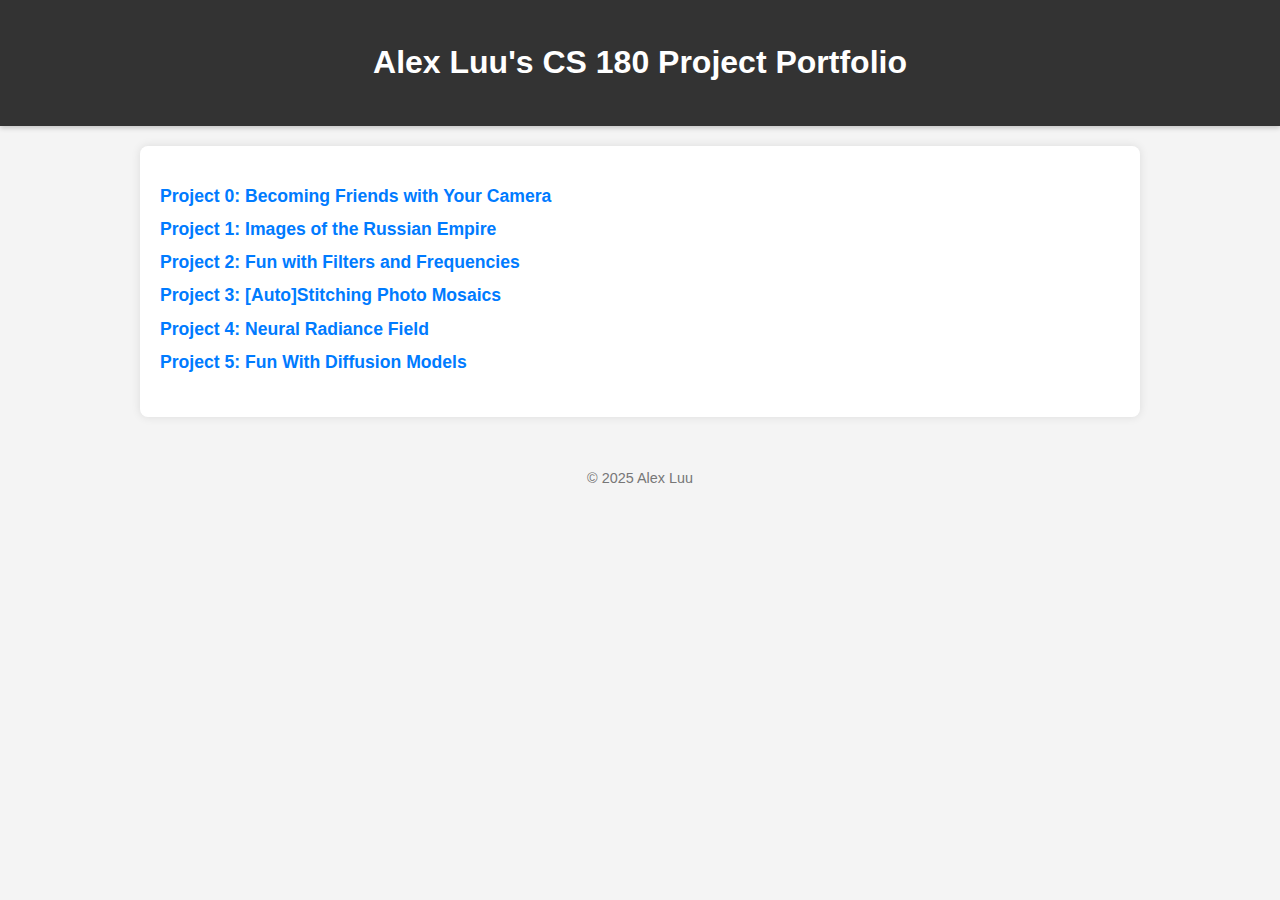
<file: index.html>
<!DOCTYPE html>
<html lang="en">
  <head>
    <meta charset="UTF-8" />
    <meta name="viewport" content="width=device-width, initial-scale=1.0" />
    <title>CS 180 Portfolio</title>
    <link rel="stylesheet" href="style.css" />
  </head>
  <body>
    <header>
      <h1>Alex Luu's CS 180 Project Portfolio</h1>
    </header>
    <main>
      <section class="projects-list">
        <ul>
          <li>
            <a href="./proj0/index.html">Project 0: Becoming Friends with Your Camera</a>
            <a href="./proj1/index.html">Project 1: Images of the Russian Empire</a>
            <a href="./proj2/index.html">Project 2: Fun with Filters and Frequencies</a>
            <a href="./proj3/index.html">Project 3: [Auto]Stitching Photo Mosaics</a>
            <a href="./proj4/index.html">Project 4: Neural Radiance Field</a>
            <a href="./proj5/index.html">Project 5: Fun With Diffusion Models</a>
          </li>
        </ul>
      </section>
    </main>
    <footer>
      <p>&copy; 2025 Alex Luu</p>
    </footer>
  </body>
</html>
</file>
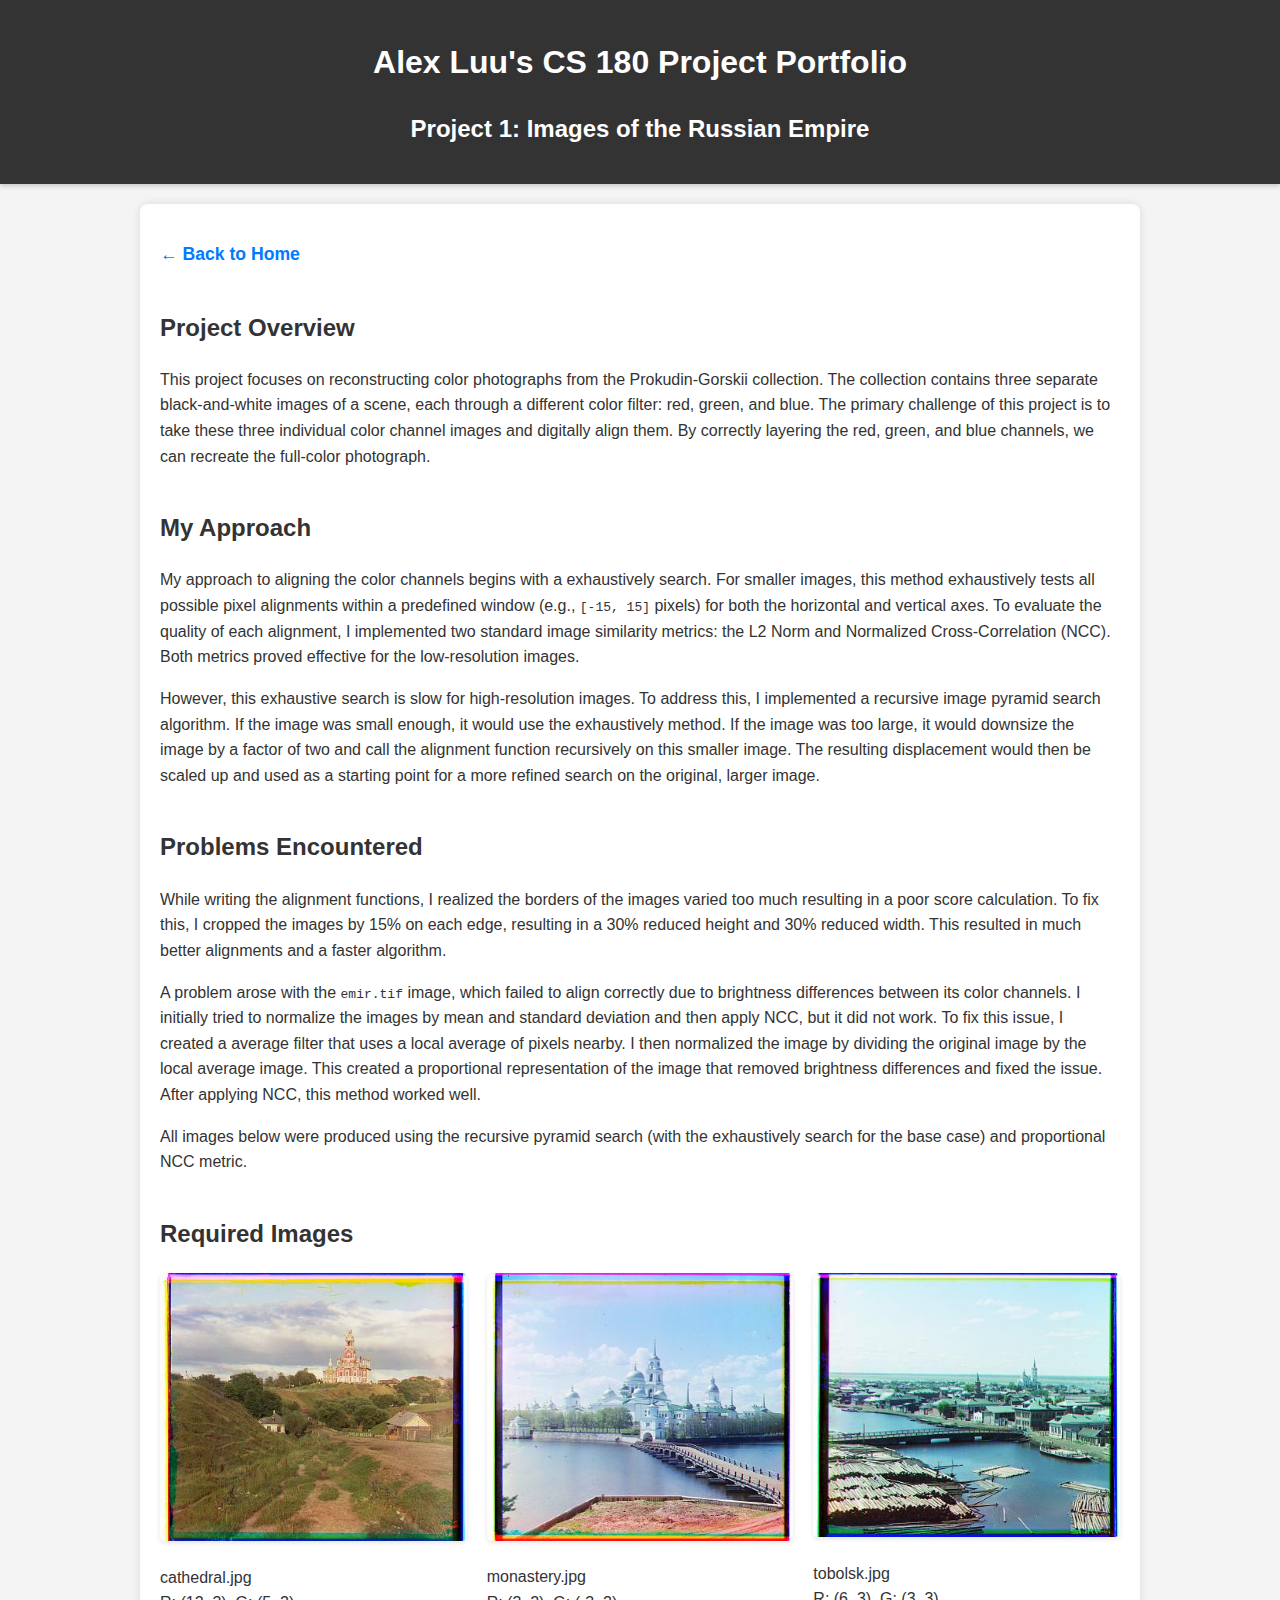
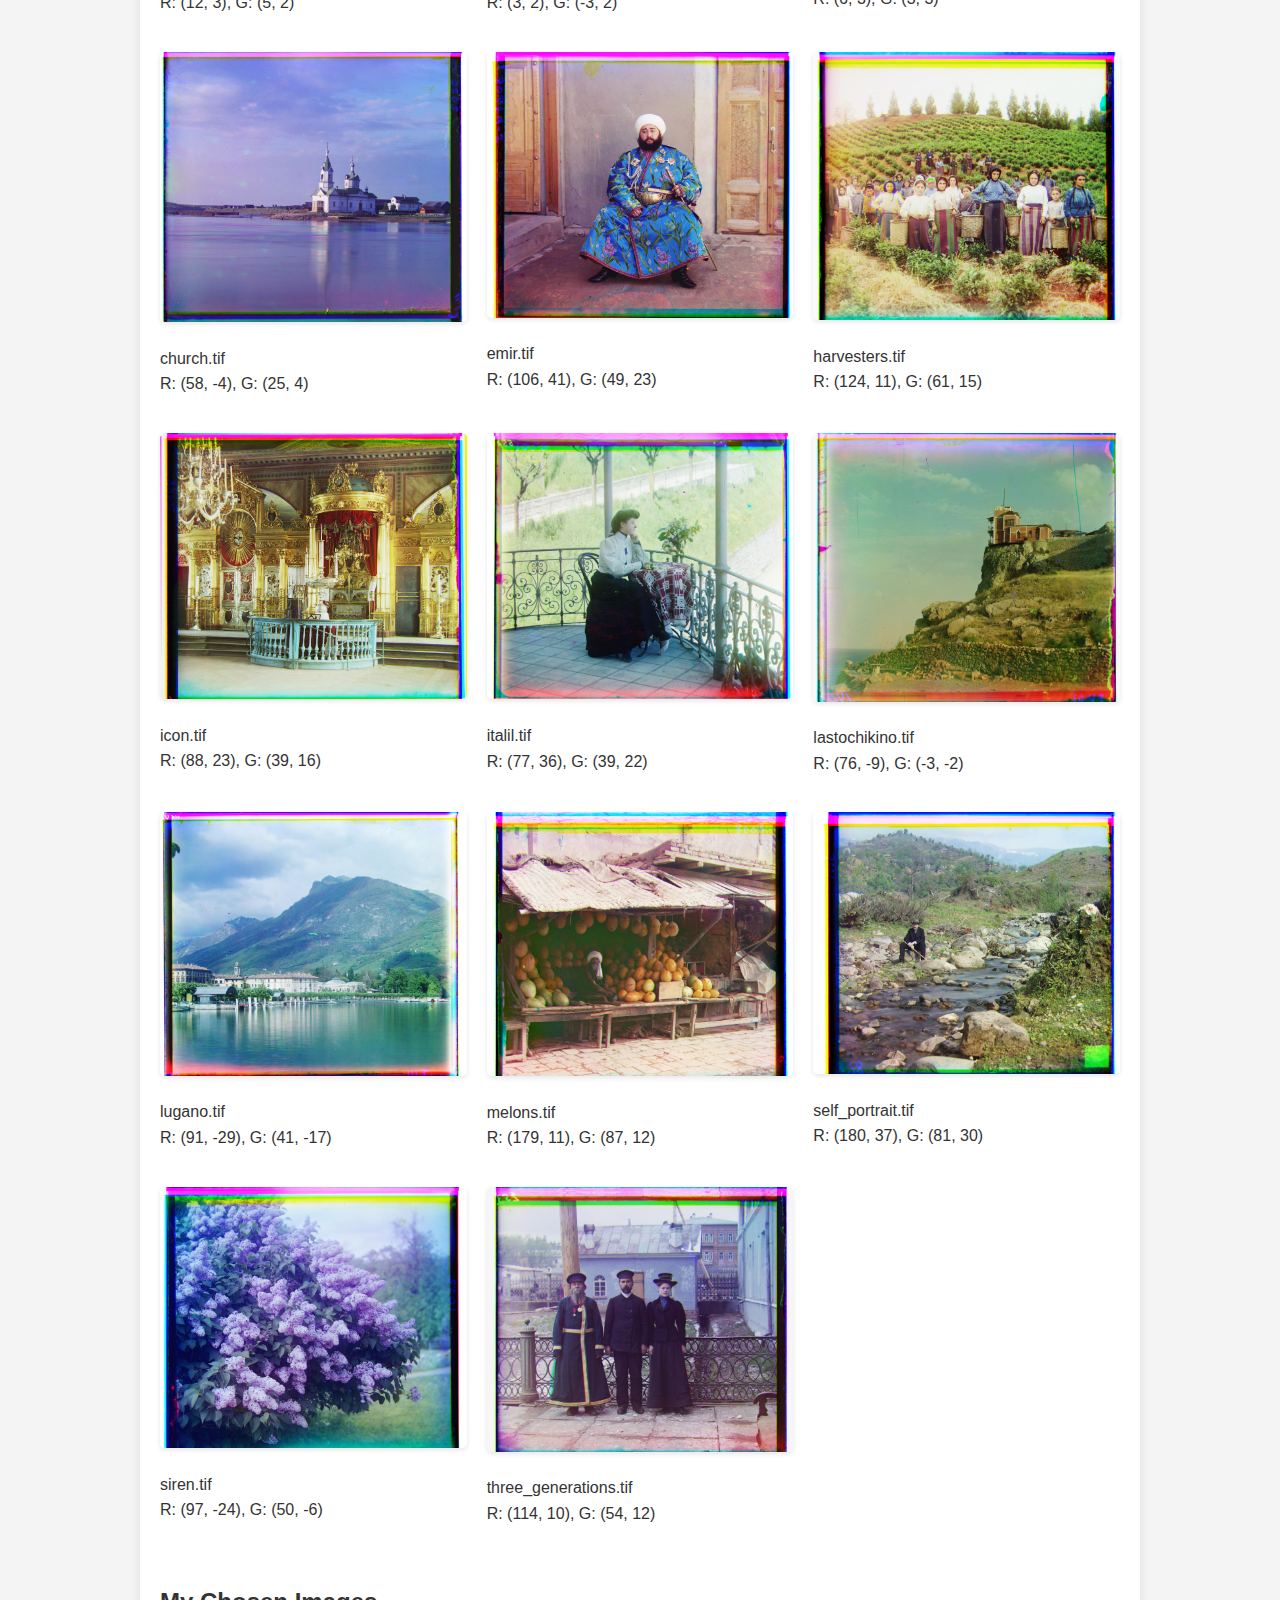
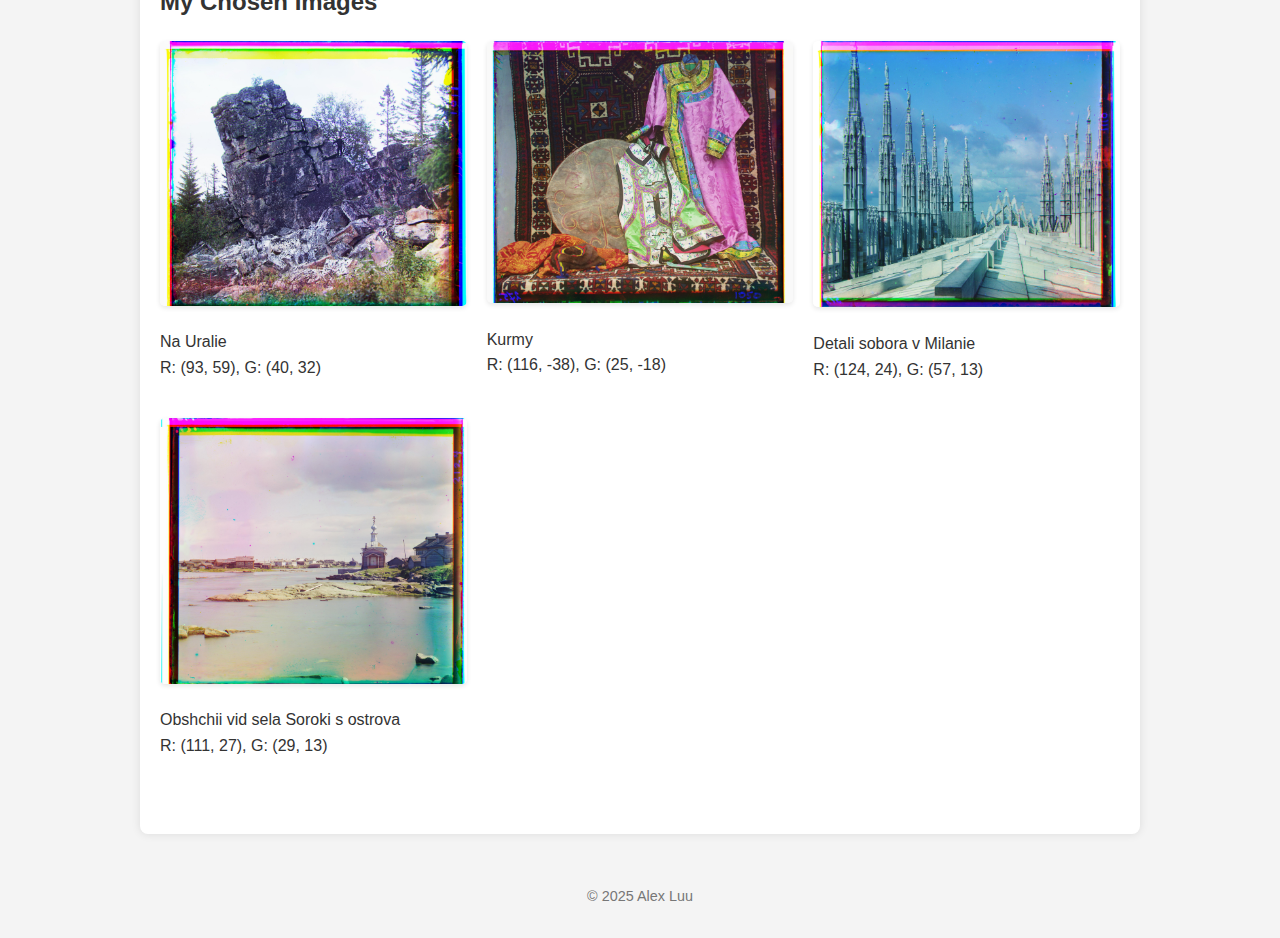
<file: proj1/index.html>
<!DOCTYPE html>
<html lang="en">
  <head>
    <meta charset="UTF-8" />
    <meta name="viewport" content="width=device-width, initial-scale=1.0" />
    <title>CS 180 Portfolio: Project 1</title>
    <link rel="stylesheet" href="../style.css" />
  </head>
  <body>
    <header>
      <h1>Alex Luu's CS 180 Project Portfolio</h1>
      <h2>Project 1: Images of the Russian Empire</h2>
    </header>
    <main class="project-content">
      <p class="back-home"><a href="../index.html">&larr; Back to Home</a></p>

      <div class="section">
        <h2>Project Overview</h2>
        <p>This project focuses on reconstructing color photographs from the Prokudin-Gorskii collection. The collection contains three separate black-and-white images of a scene, each through a different color filter: red, green, and blue. The primary challenge of this project is to take these three individual color channel images and digitally align them. By correctly layering the red, green, and blue channels, we can recreate the full-color photograph.</p>
      </div>

      <div class="section">
        <h2>My Approach</h2>
        <p>My approach to aligning the color channels begins with a exhaustively search. For smaller images, this method exhaustively tests all possible pixel alignments within a predefined window (e.g., <code>[-15, 15]</code> pixels) for both the horizontal and vertical axes. To evaluate the quality of each alignment, I implemented two standard image similarity metrics: the L2 Norm and Normalized Cross-Correlation (NCC). Both metrics proved effective for the low-resolution images.</p>
        <p>However, this exhaustive search is slow for high-resolution images. To address this, I implemented a recursive image pyramid search algorithm. If the image was small enough, it would use the exhaustively method. If the image was too large, it would downsize the image by a factor of two and call the alignment function recursively on this smaller image. The resulting displacement would then be scaled up and used as a starting point for a more refined search on the original, larger image.</p>
      </div>

      <div class="section">
        <h2>Problems Encountered</h2>
        <p>While writing the alignment functions, I realized the borders of the images varied too much resulting in a poor score calculation. To fix this, I cropped the images by 15% on each edge, resulting in a 30% reduced height and 30% reduced width. This resulted in much better alignments and a faster algorithm.</p>
        <p>A problem arose with the <code>emir.tif</code> image, which failed to align correctly due to brightness differences between its color channels. I initially tried to normalize the images by mean and standard deviation and then apply NCC, but it did not work. To fix this issue, I created a average filter that uses a local average of pixels nearby. I then normalized the image by dividing the original image by the local average image. This created a proportional representation of the image that removed brightness differences and fixed the issue. After applying NCC, this method worked well.</p>
        <p>All images below were produced using the recursive pyramid search (with the exhaustively search for the base case) and proportional NCC metric.</p>
      </div>

      <div class="section">
        <h2>Required Images</h2>
        <div class="image-gallery">
          <div>
            <img src="images/cathedral.jpg" alt="Cathedral" />
            <p>cathedral.jpg<br />R: (12, 3), G: (5, 2)</p>
          </div>
          <div>
            <img src="images/monastery.jpg" alt="Monastery" />
            <p>monastery.jpg<br />R: (3, 2), G: (-3, 2)</p>
          </div>
          <div>
            <img src="images/tobolsk.jpg" alt="Tobolsk" />
            <p>tobolsk.jpg<br />R: (6, 3), G: (3, 3)</p>
          </div>
          <div>
            <img src="images/church.jpg" alt="Church" />
            <p>church.tif<br />R: (58, -4), G: (25, 4)</p>
          </div>
          <div>
            <img src="images/emir.jpg" alt="Emir" />
            <p>emir.tif<br />R: (106, 41), G: (49, 23)</p>
          </div>
          <div>
            <img src="images/harvesters.jpg" alt="Harvesters" />
            <p>harvesters.tif<br />R: (124, 11), G: (61, 15)</p>
          </div>
          <div>
            <img src="images/icon.jpg" alt="Icon" />
            <p>icon.tif<br />R: (88, 23), G: (39, 16)</p>
          </div>
          <div>
            <img src="images/italil.jpg" alt="Italil" />
            <p>italil.tif<br />R: (77, 36), G: (39, 22)</p>
          </div>
          <div>
            <img src="images/lastochikino.jpg" alt="Lastochikino" />
            <p>lastochikino.tif<br />R: (76, -9), G: (-3, -2)</p>
          </div>
          <div>
            <img src="images/lugano.jpg" alt="Lugano" />
            <p>lugano.tif<br />R: (91, -29), G: (41, -17)</p>
          </div>
          <div>
            <img src="images/melons.jpg" alt="Melons" />
            <p>melons.tif<br />R: (179, 11), G: (87, 12)</p>
          </div>
          <div>
            <img src="images/self_portrait.jpg" alt="Self Portrait" />
            <p>self_portrait.tif<br />R: (180, 37), G: (81, 30)</p>
          </div>
          <div>
            <img src="images/siren.jpg" alt="Siren" />
            <p>siren.tif<br />R: (97, -24), G: (50, -6)</p>
          </div>
          <div>
            <img src="images/three_generations.jpg" alt="Three Generations" />
            <p>three_generations.tif<br />R: (114, 10), G: (54, 12)</p>
          </div>
        </div>
      </div>

      <div class="section">
        <h2>My Chosen Images</h2>
        <div class="image-gallery">
          <div>
            <img
              src="images/master-pnp-prok-00100-00161a.jpg"
              alt="Na Uralie"
            />
            <p>Na Uralie<br />R: (93, 59), G: (40, 32)</p>
          </div>
          <div>
            <img src="images/master-pnp-prok-00100-00189a.jpg" alt="Kurmy" />
            <p>Kurmy<br />R: (116, -38), G: (25, -18)</p>
          </div>
          <div>
            <img
              src="images/master-pnp-prok-00200-00211a.jpg"
              alt="Detali sobora v Milanie"
            />
            <p>Detali sobora v Milanie<br />R: (124, 24), G: (57, 13)</p>
          </div>
          <div>
            <img
              src="images/master-pnp-prok-00300-00327a.jpg"
              alt="Obshchii vid sela Soroki s ostrova"
            />
            <p>
              Obshchii vid sela Soroki s ostrova<br />R: (111, 27), G: (29, 13)
            </p>
          </div>
        </div>
      </div>
    </main>
    <footer>
      <p>&copy; 2025 Alex Luu</p>
    </footer>
  </body>
</html>
</file>
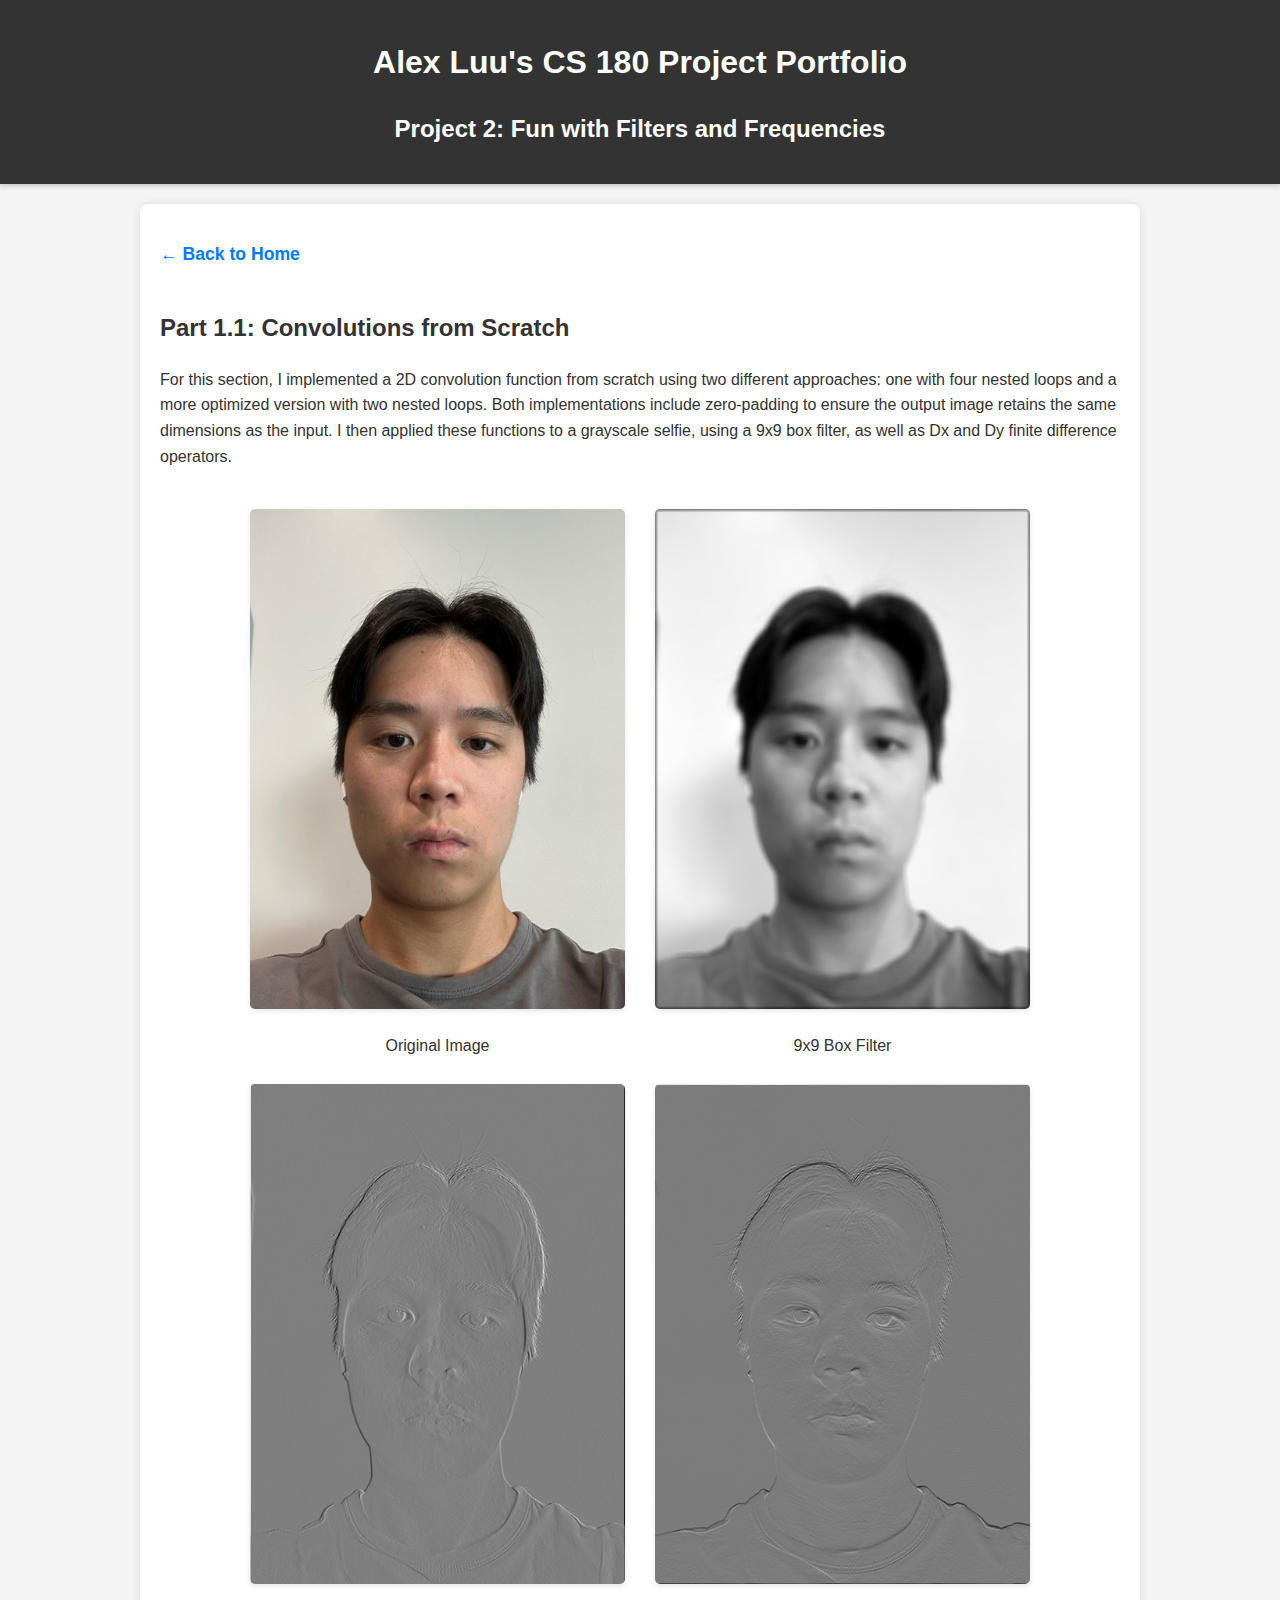
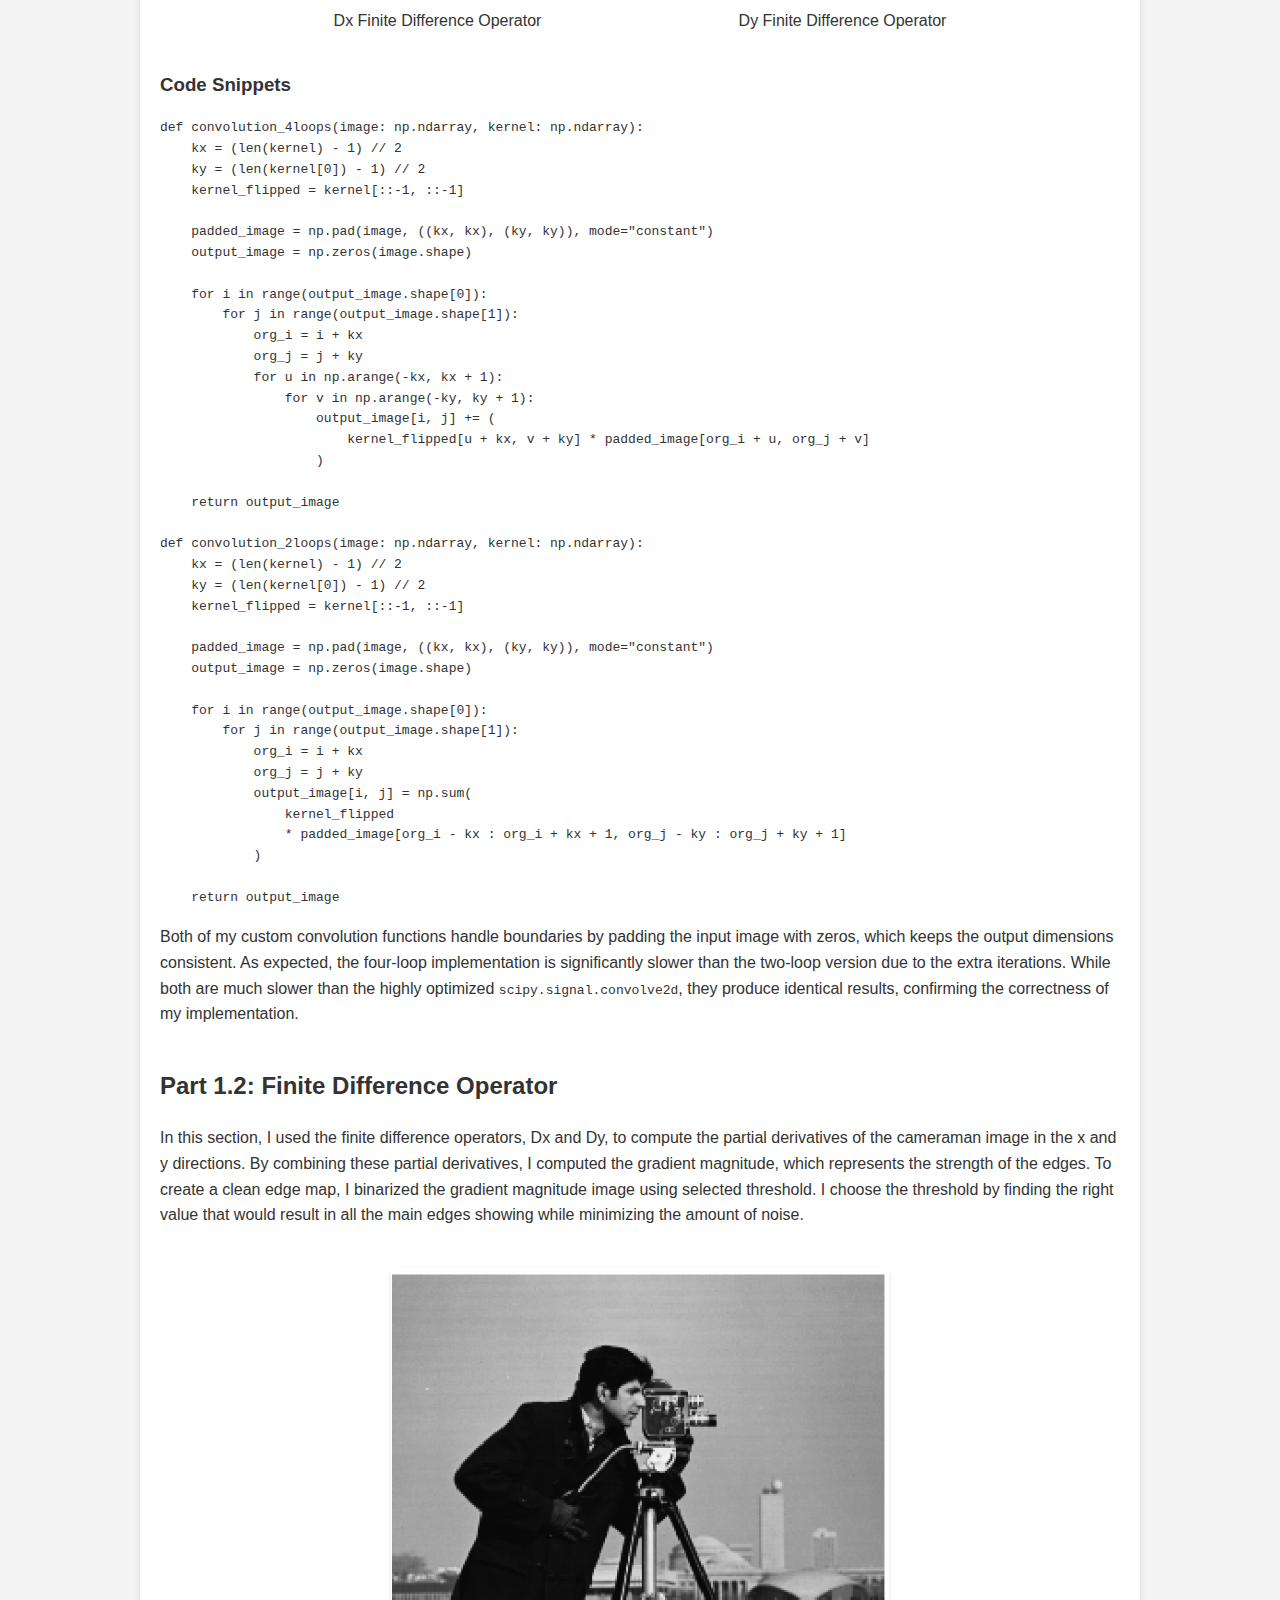
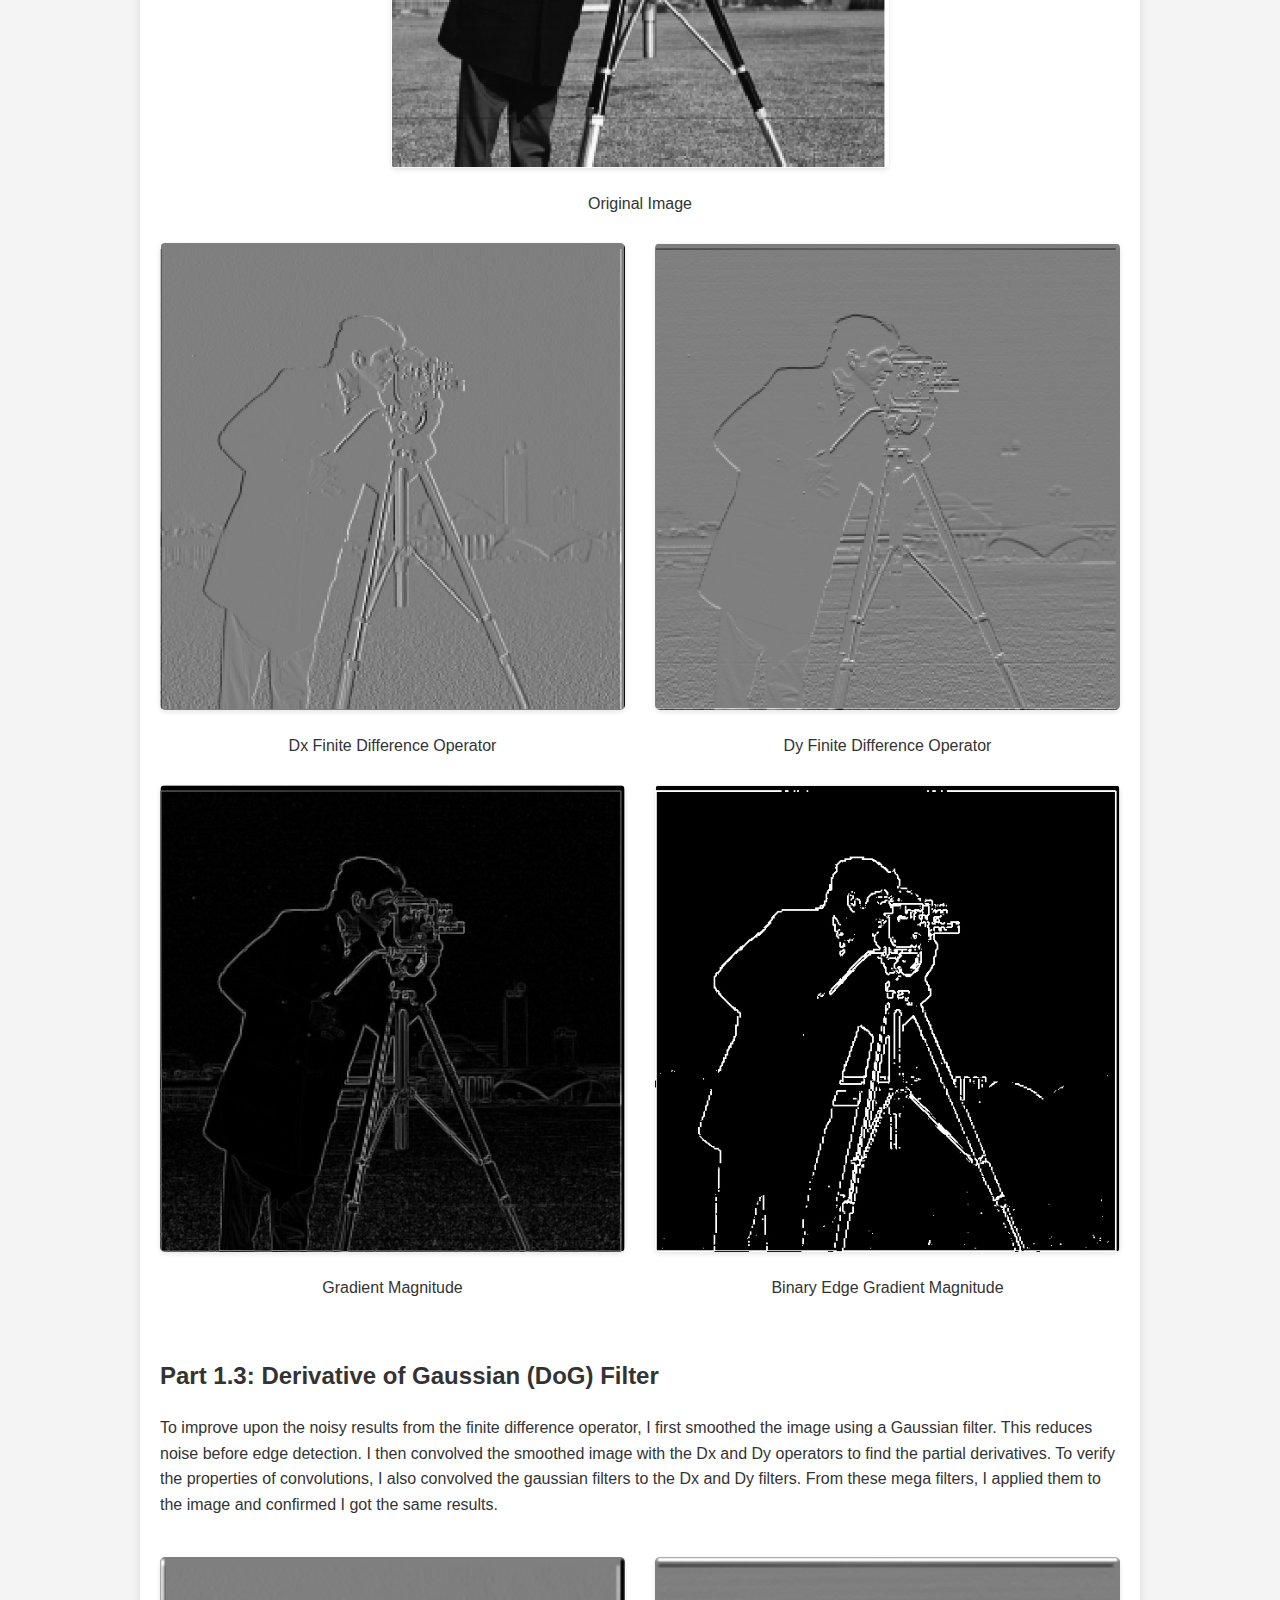
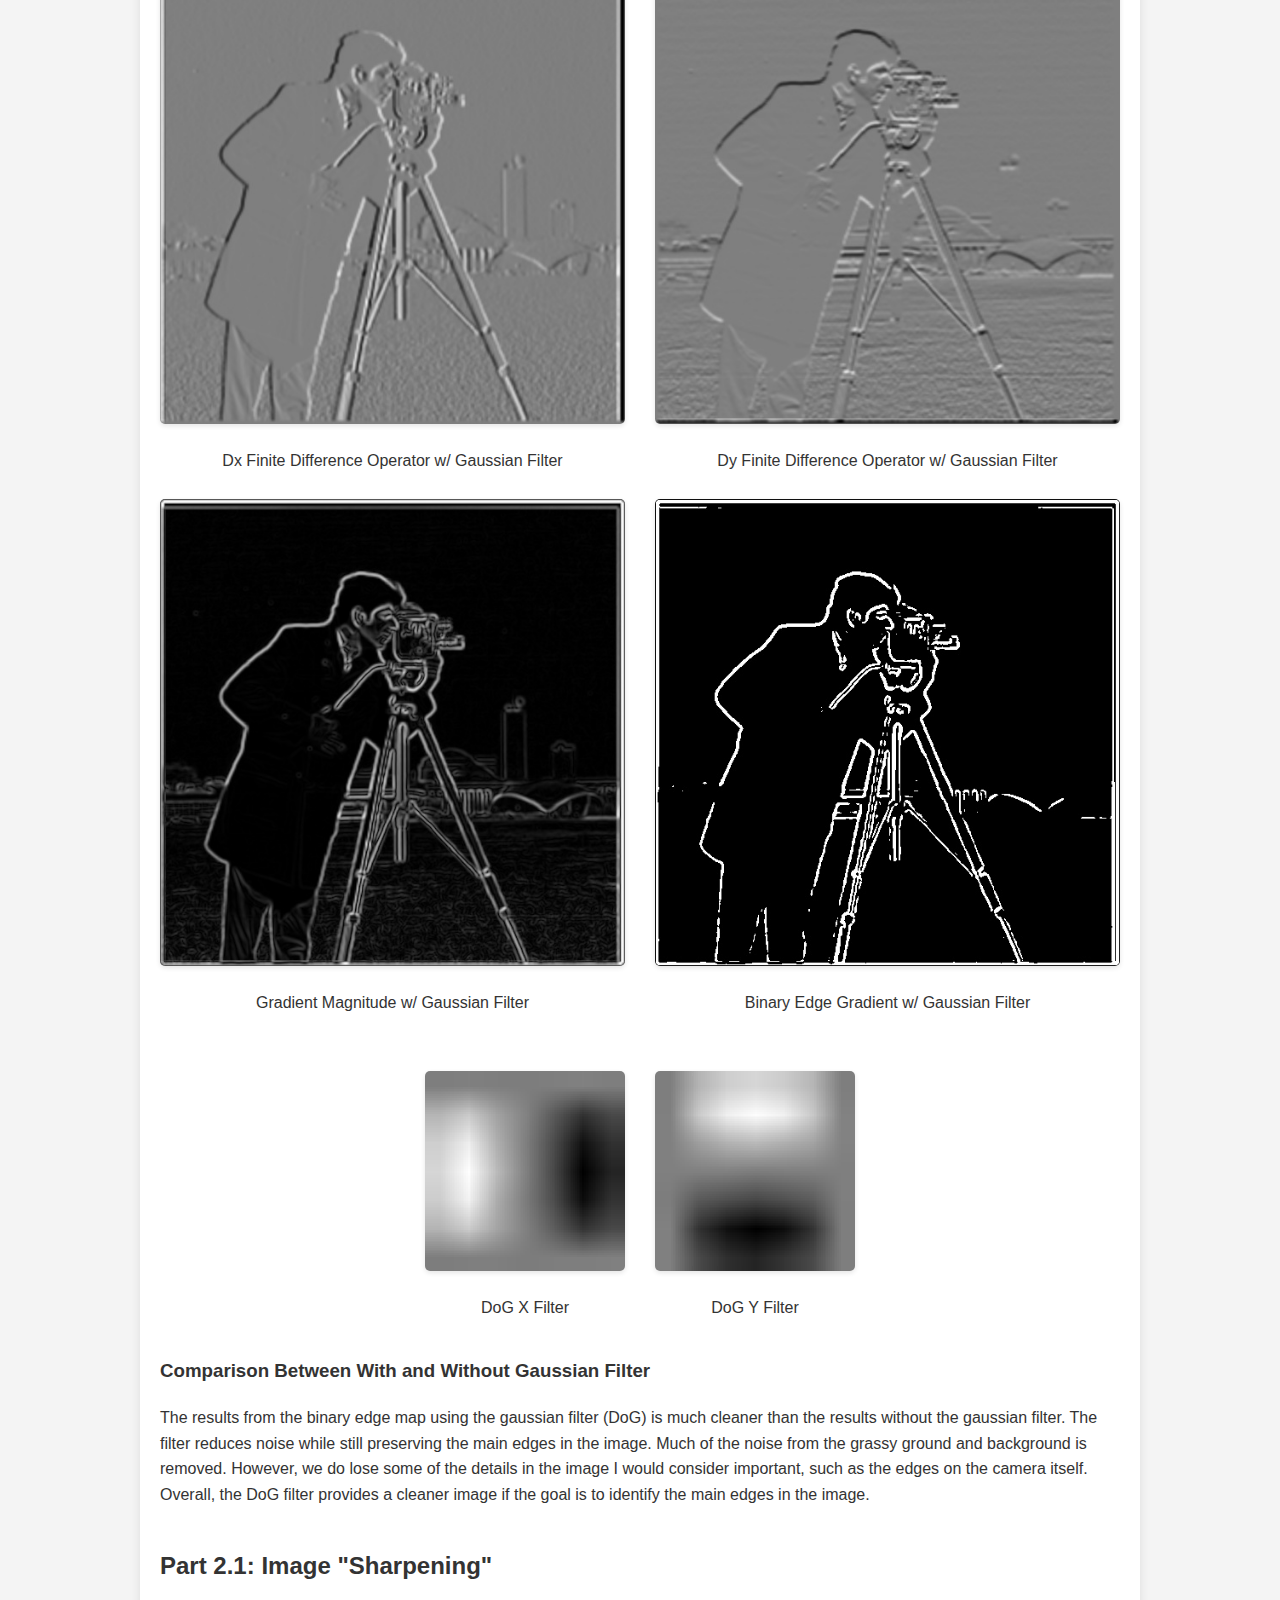
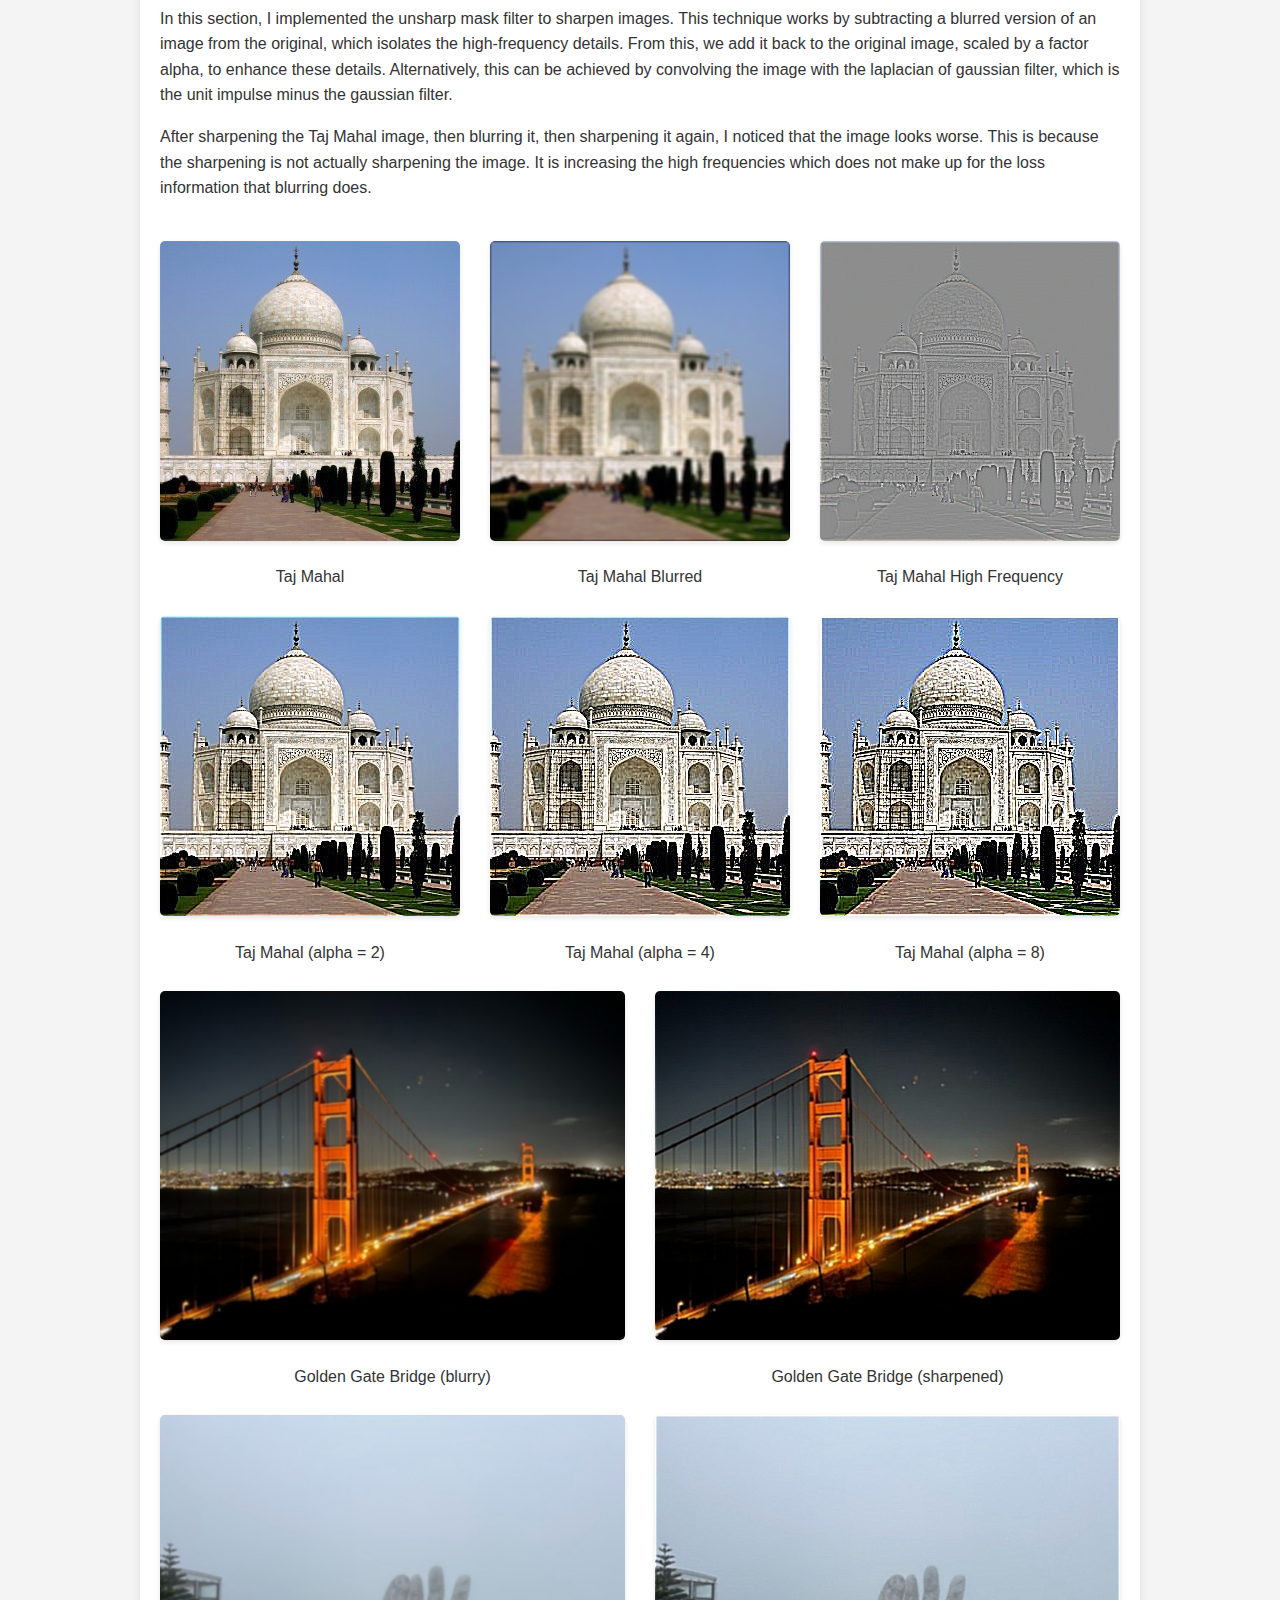
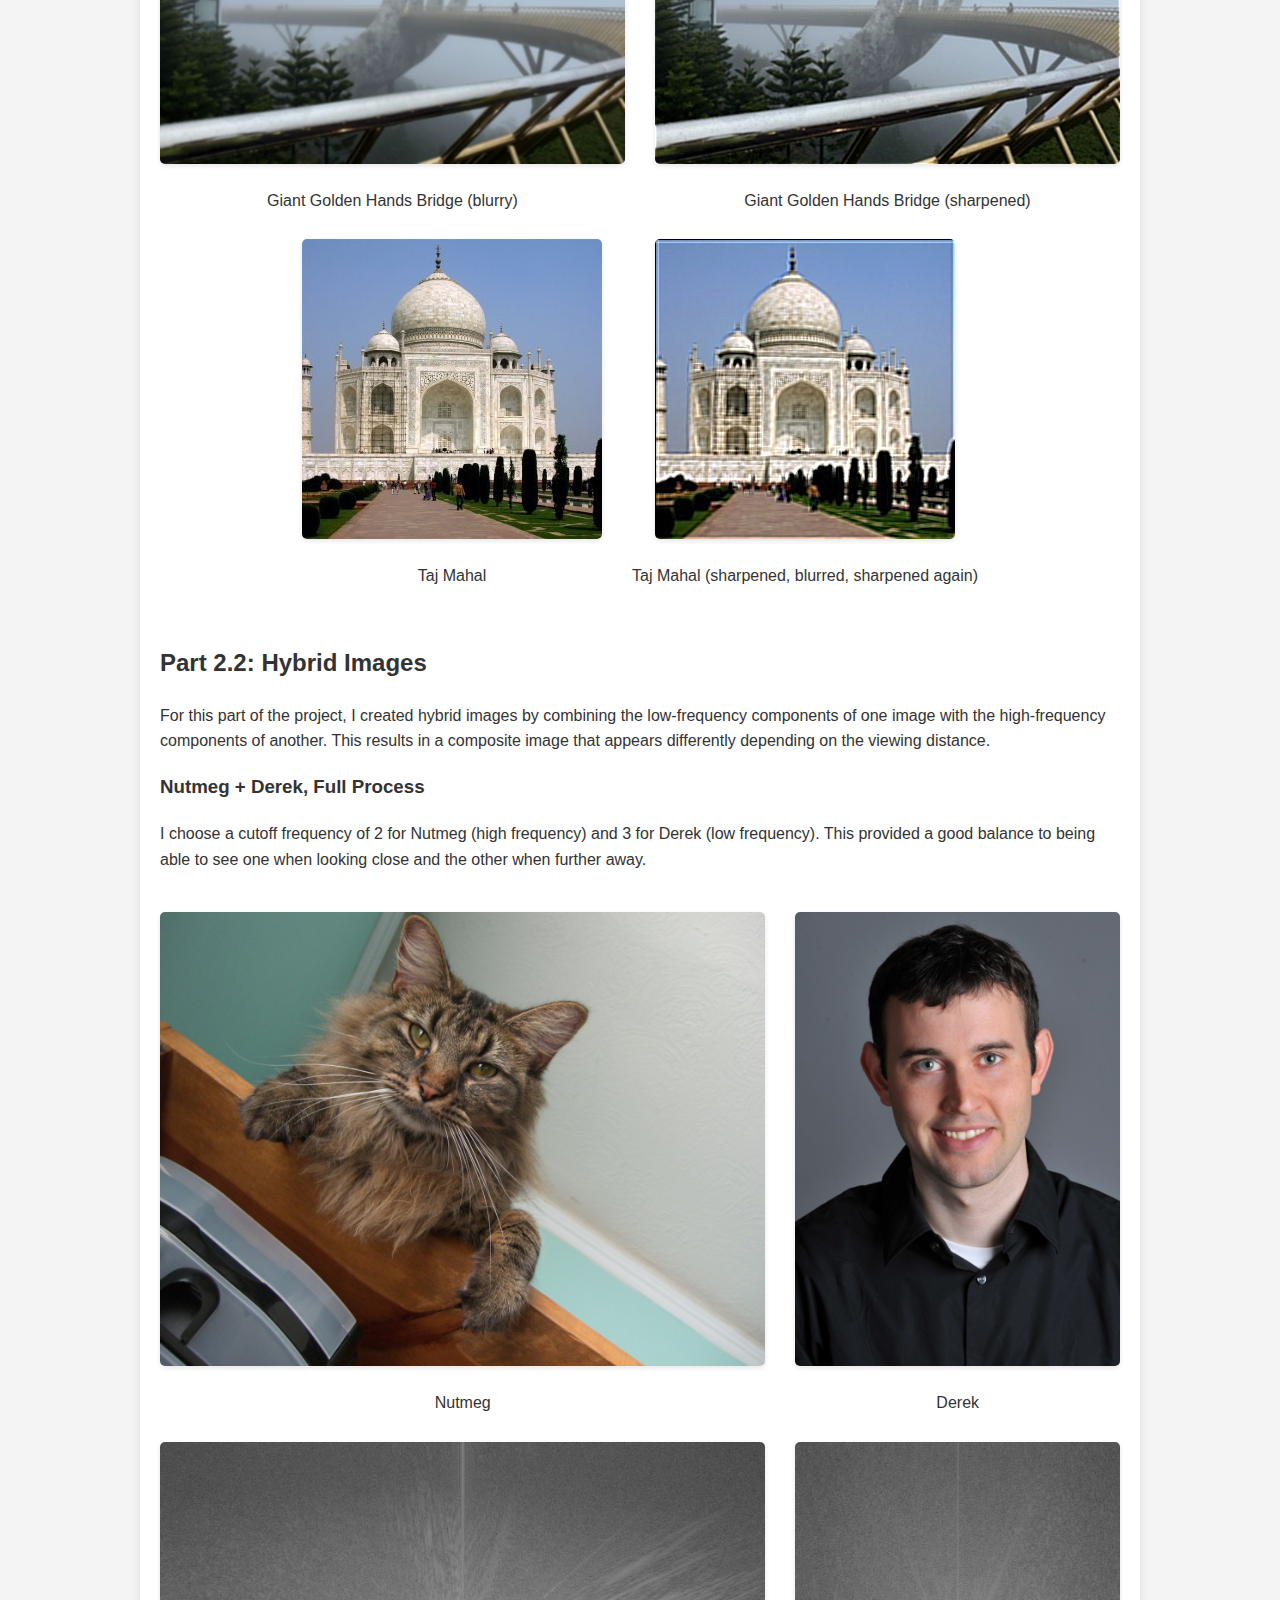
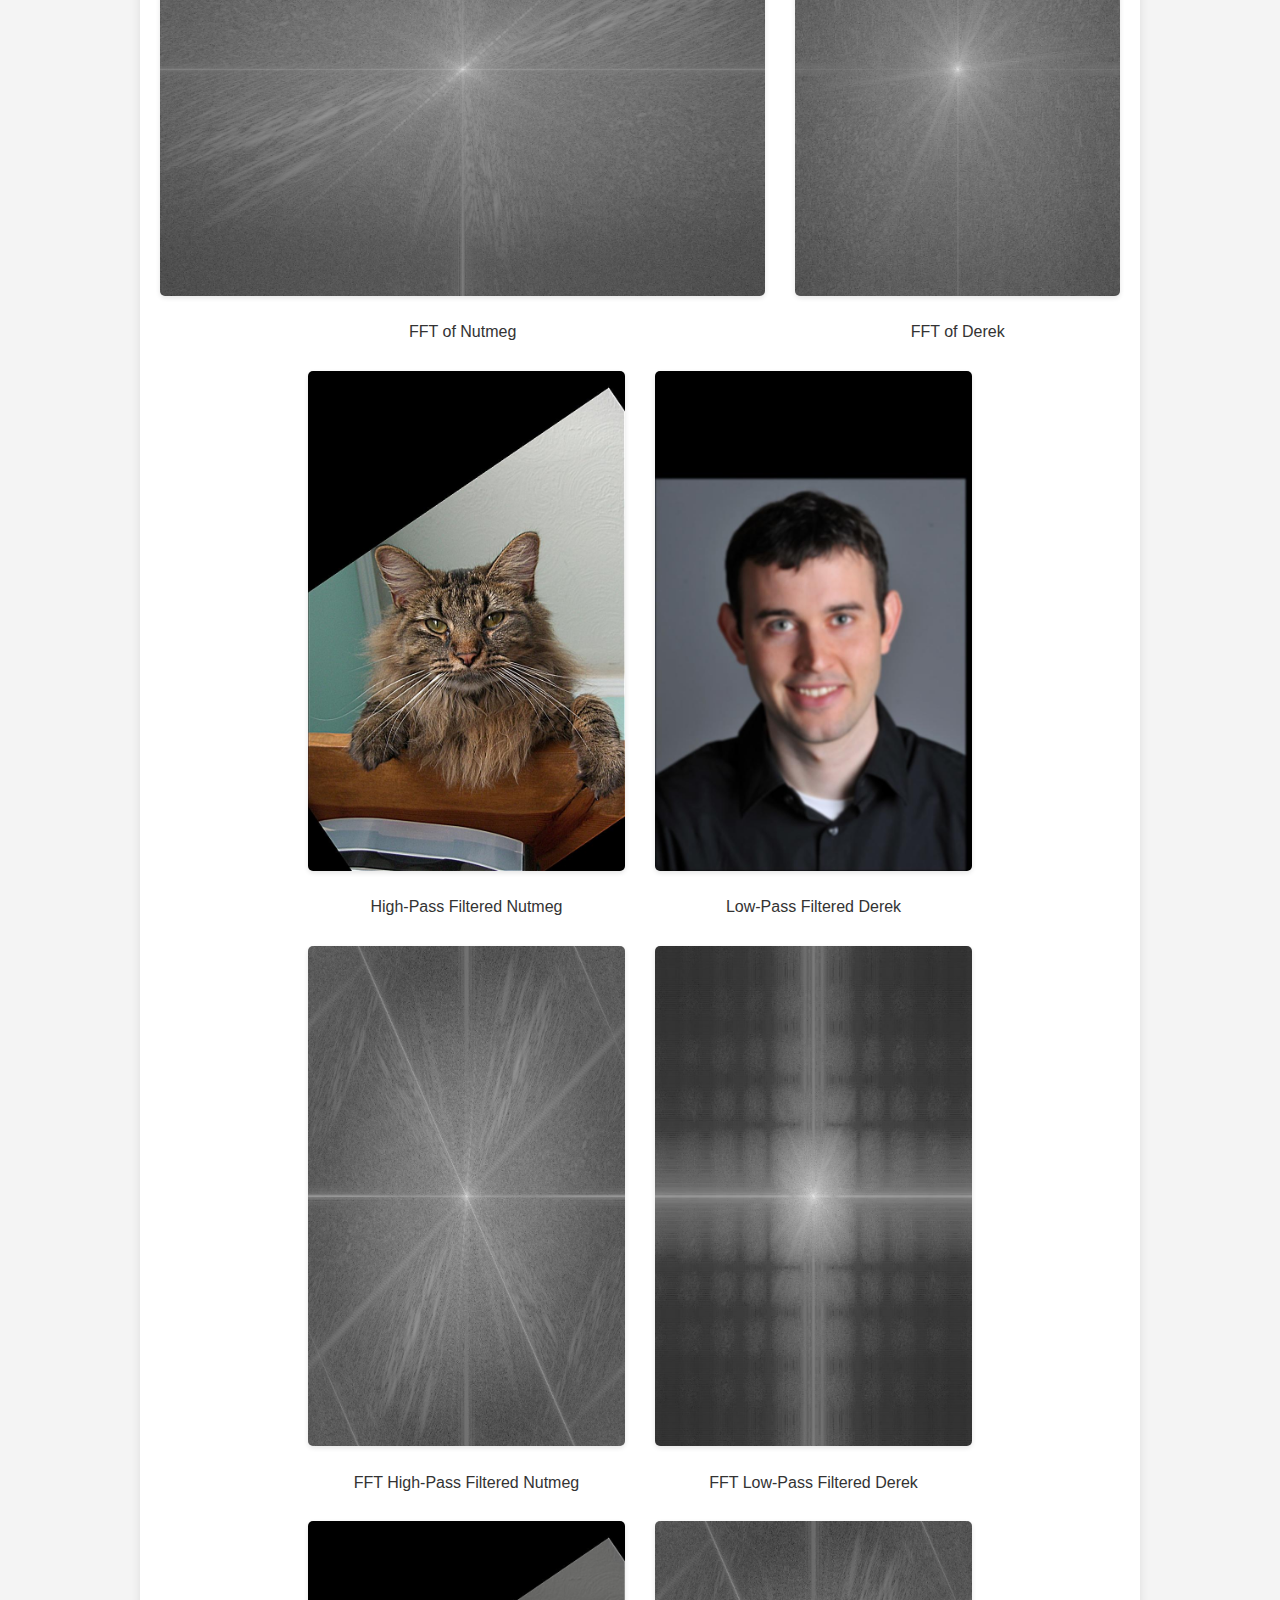
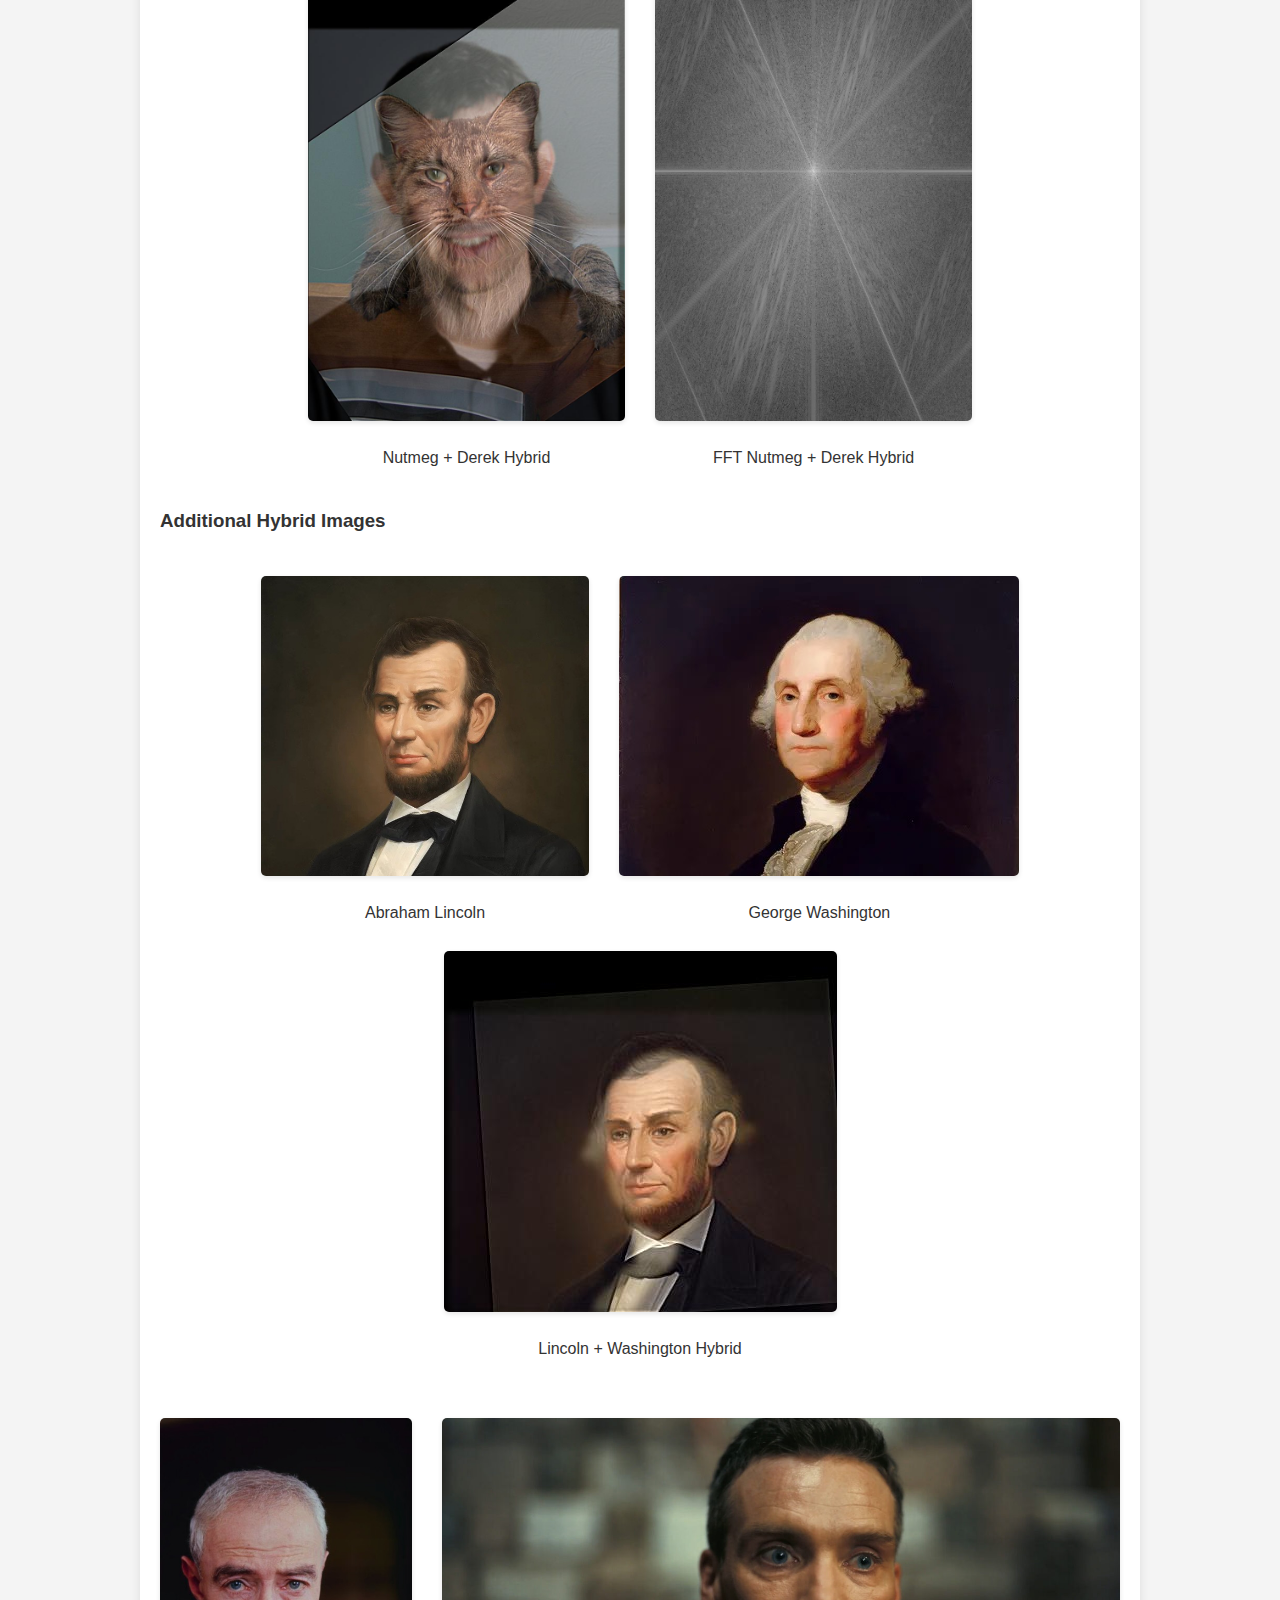
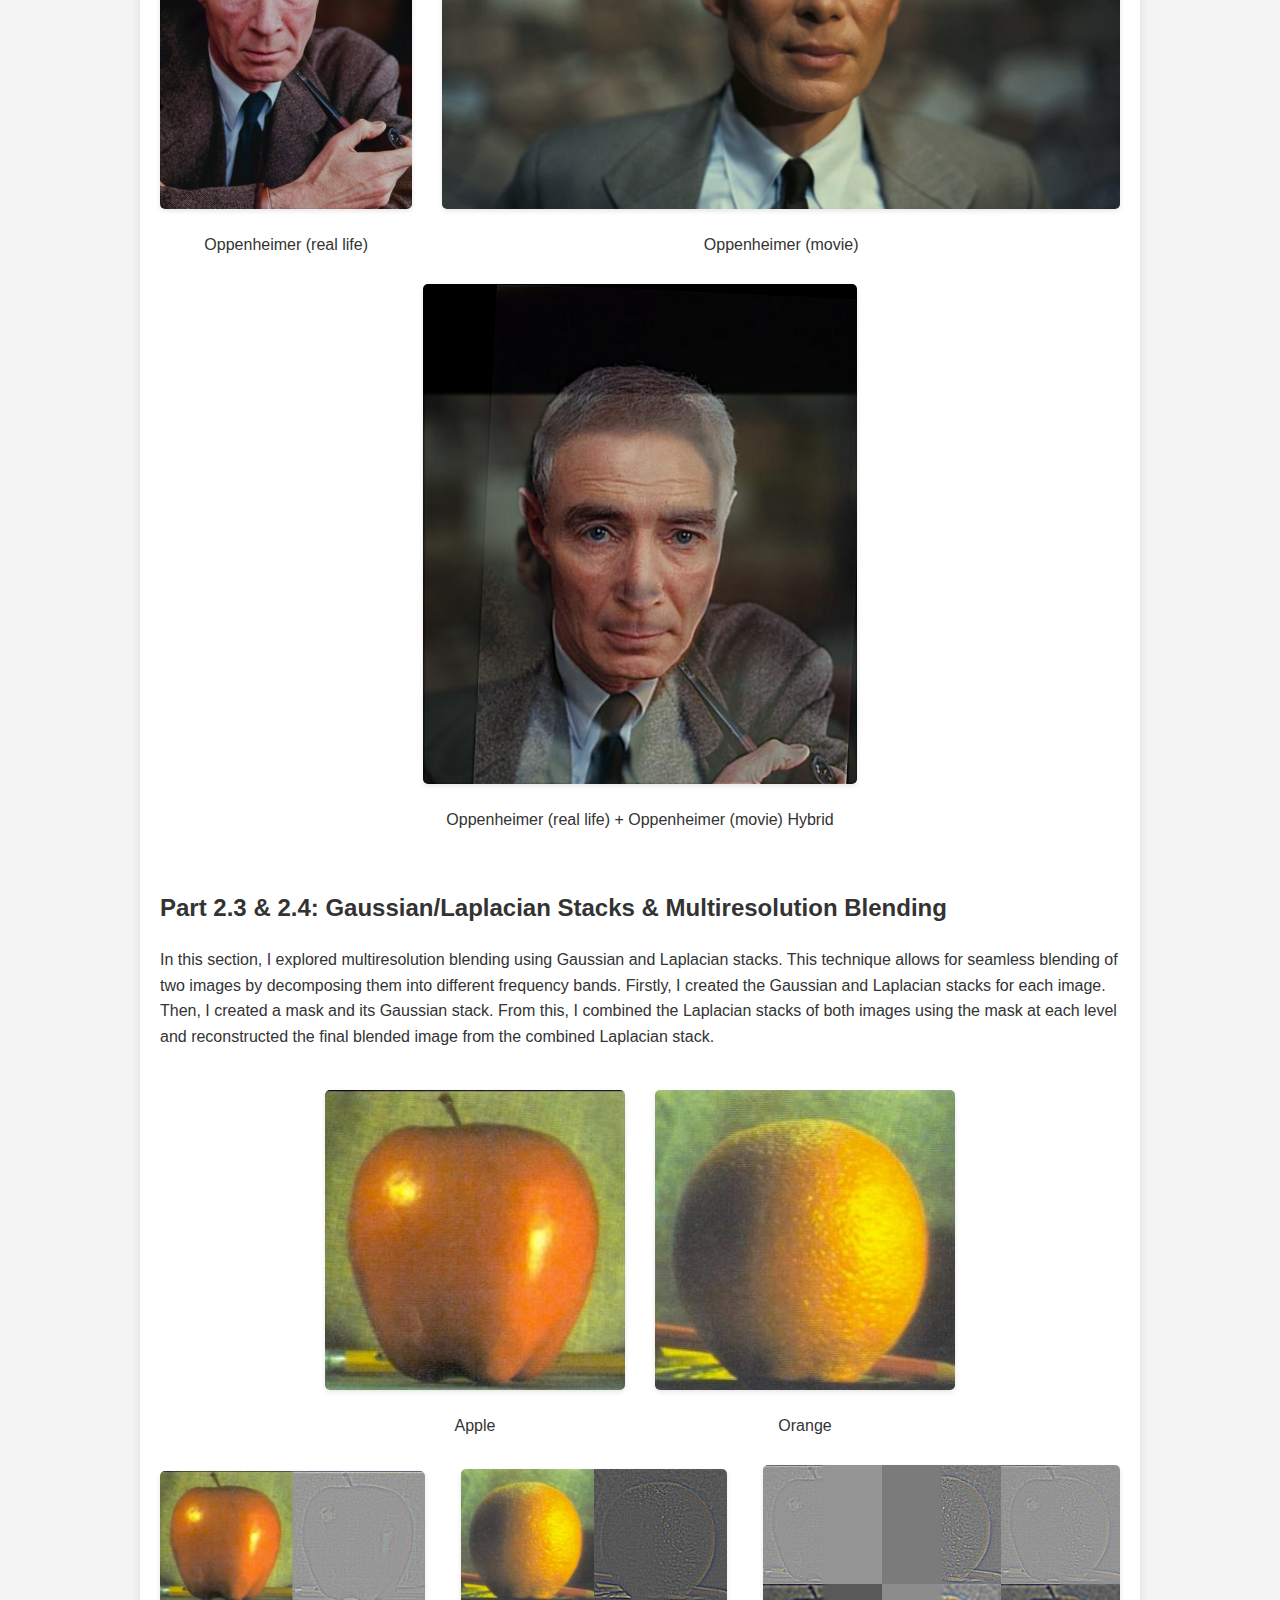
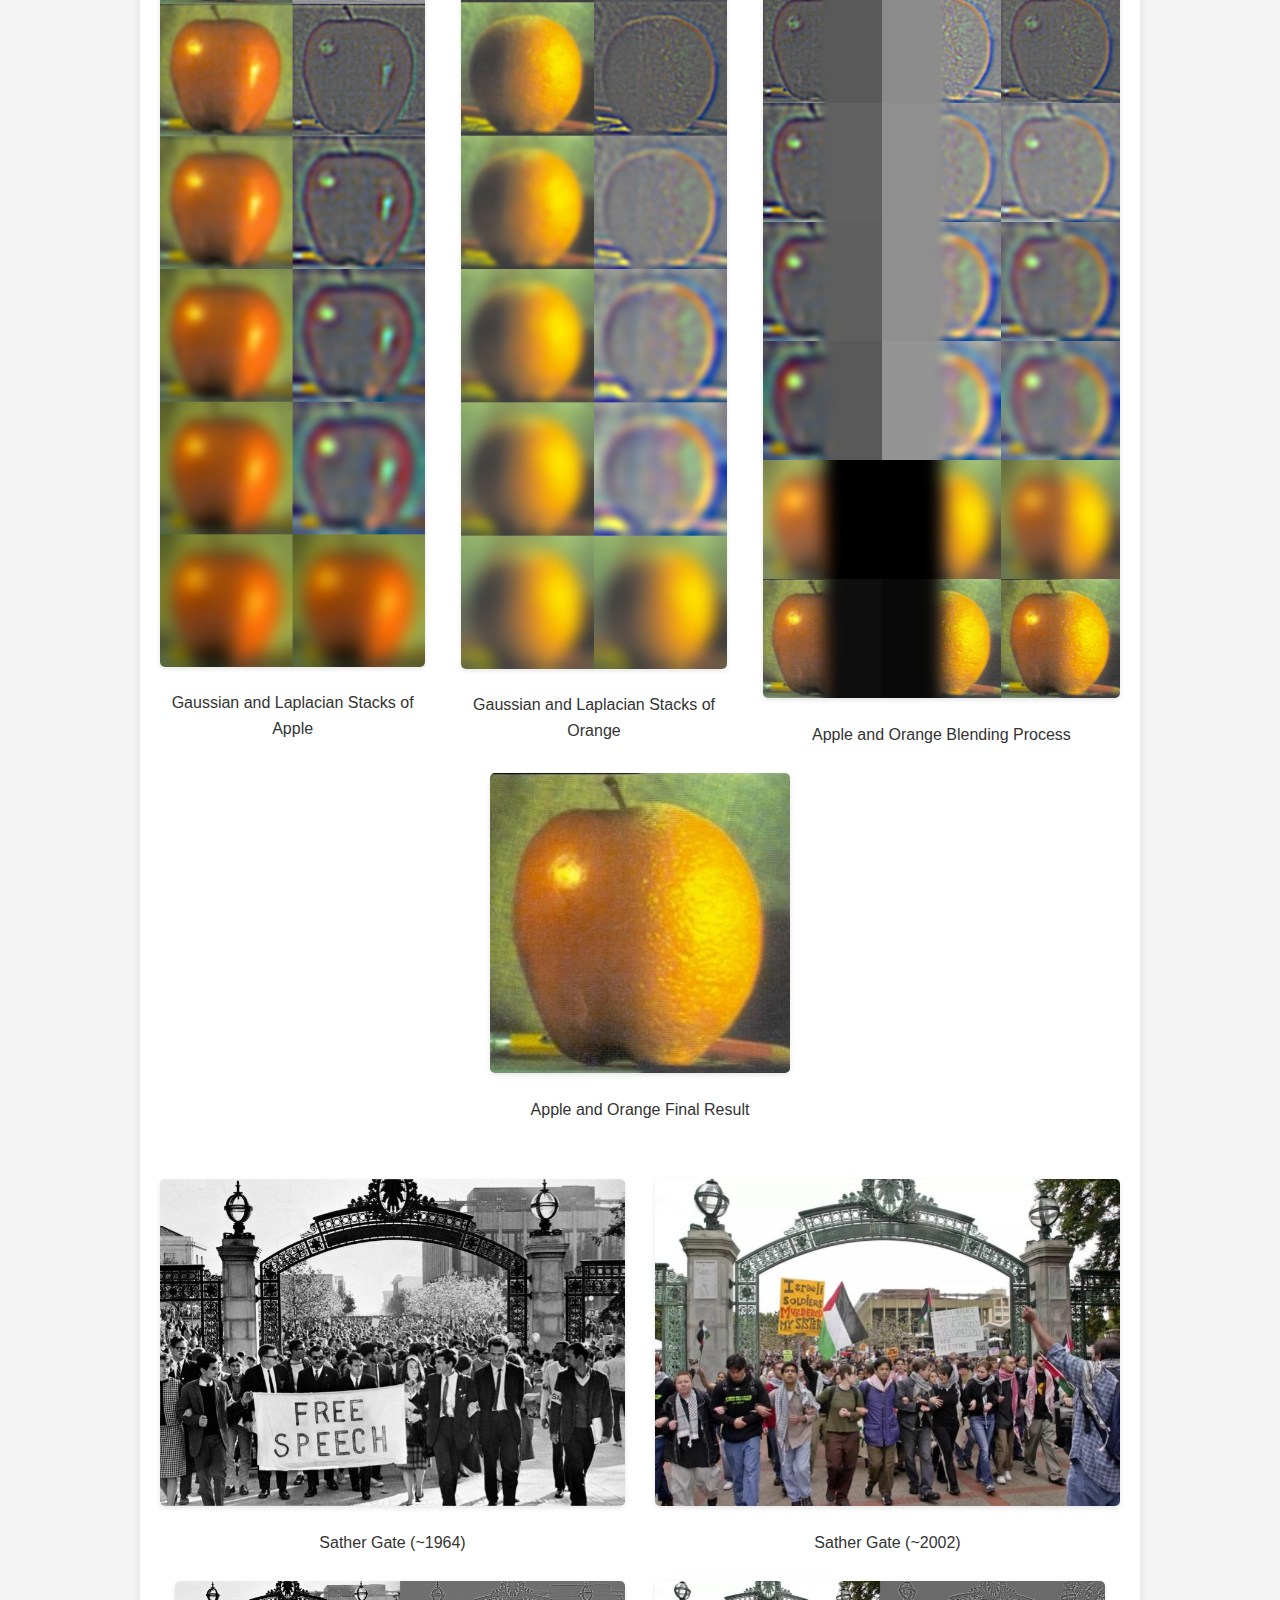
<file: proj2/index.html>
<!DOCTYPE html>
<html lang="en">
  <head>
    <meta charset="UTF-8" />
    <meta name="viewport" content="width=device-width, initial-scale=1.0" />
    <title>CS 180 Portfolio: Project 2</title>
    <link rel="stylesheet" href="../style.css" />
  </head>
  <body>
    <header>
      <h1>Alex Luu's CS 180 Project Portfolio</h1>
      <h2>Project 2: Fun with Filters and Frequencies</h2>
    </header>
    <main class="project-content">
      <p class="back-home"><a href="../index.html">&larr; Back to Home</a></p>

      <div class="section">
        <h2>Part 1.1: Convolutions from Scratch</h2>
        <p>
          For this section, I implemented a 2D convolution function from scratch
          using two different approaches: one with four nested loops and a more
          optimized version with two nested loops. Both implementations include
          zero-padding to ensure the output image retains the same dimensions as
          the input. I then applied these functions to a grayscale selfie, using
          a 9x9 box filter, as well as Dx and Dy finite difference operators.
        </p>

        <div class="flex-column">
          <div class="flex-row">
            <div>
              <img src="images/self_image.jpeg" alt="Original Image" />
              <p>Original Image</p>
            </div>
            <div>
              <img src="images/part1-1_boxfilter.jpg" alt="9x9 Box Filter" />
              <p>9x9 Box Filter</p>
            </div>
          </div>
          <div class="flex-row">
            <div>
              <img
                src="images/part1-1_Dx.jpg"
                alt="Dx Finite Difference Operator"
              />
              <p>Dx Finite Difference Operator</p>
            </div>
            <div>
              <img
                src="images/part1-1_Dy.jpg"
                alt="Dy Finite Difference Operator"
              />
              <p>Dy Finite Difference Operator</p>
            </div>
          </div>
        </div>

        <h3>Code Snippets</h3>
        <pre><code>def convolution_4loops(image: np.ndarray, kernel: np.ndarray):
    kx = (len(kernel) - 1) // 2
    ky = (len(kernel[0]) - 1) // 2
    kernel_flipped = kernel[::-1, ::-1]

    padded_image = np.pad(image, ((kx, kx), (ky, ky)), mode="constant")
    output_image = np.zeros(image.shape)

    for i in range(output_image.shape[0]):
        for j in range(output_image.shape[1]):
            org_i = i + kx
            org_j = j + ky
            for u in np.arange(-kx, kx + 1):
                for v in np.arange(-ky, ky + 1):
                    output_image[i, j] += (
                        kernel_flipped[u + kx, v + ky] * padded_image[org_i + u, org_j + v]
                    )

    return output_image

def convolution_2loops(image: np.ndarray, kernel: np.ndarray):
    kx = (len(kernel) - 1) // 2
    ky = (len(kernel[0]) - 1) // 2
    kernel_flipped = kernel[::-1, ::-1]

    padded_image = np.pad(image, ((kx, kx), (ky, ky)), mode="constant")
    output_image = np.zeros(image.shape)

    for i in range(output_image.shape[0]):
        for j in range(output_image.shape[1]):
            org_i = i + kx
            org_j = j + ky
            output_image[i, j] = np.sum(
                kernel_flipped
                * padded_image[org_i - kx : org_i + kx + 1, org_j - ky : org_j + ky + 1]
            )

    return output_image</code></pre>
        <p>
          Both of my custom convolution functions handle boundaries by padding
          the input image with zeros, which keeps the output dimensions
          consistent. As expected, the four-loop implementation is significantly
          slower than the two-loop version due to the extra iterations. While
          both are much slower than the highly optimized
          <code>scipy.signal.convolve2d</code>, they produce identical results,
          confirming the correctness of my implementation.
        </p>
      </div>

      <div class="section">
        <h2>Part 1.2: Finite Difference Operator</h2>
        <p>
          In this section, I used the finite difference operators, Dx and Dy, to
          compute the partial derivatives of the cameraman image in the x and y
          directions. By combining these partial derivatives, I computed the
          gradient magnitude, which represents the strength of the edges. To
          create a clean edge map, I binarized the gradient magnitude image
          using selected threshold. I choose the threshold by finding the right
          value that would result in all the main edges showing while minimizing
          the amount of noise.
        </p>

        <div class="flex-column">
          <div>
            <img src="images/cameraman.png" alt="Cameraman input" />
            <p>Original Image</p>
          </div>
          <div class="flex-row">
            <div>
              <img src="images/part1-2_Dx.jpg" alt="Cameraman Dx response" />
              <p>Dx Finite Difference Operator</p>
            </div>
            <div>
              <img src="images/part1-2_Dy.jpg" alt="Cameraman Dy response" />
              <p>Dy Finite Difference Operator</p>
            </div>
          </div>
          <div class="flex-row">
            <div>
              <img
                src="images/part1-2_gradient_magnitude.jpg"
                alt="Gradient magnitude"
              />
              <p>Gradient Magnitude</p>
            </div>
            <div>
              <img
                src="images/part1-2_binary_gradient_magnitude.jpg"
                alt="Binarized edge map"
              />
              <p>Binary Edge Gradient Magnitude</p>
            </div>
          </div>
        </div>
      </div>

      <div class="section">
        <h2>Part 1.3: Derivative of Gaussian (DoG) Filter</h2>
        <p>
          To improve upon the noisy results from the finite difference operator,
          I first smoothed the image using a Gaussian filter. This reduces noise
          before edge detection. I then convolved the smoothed image with the Dx
          and Dy operators to find the partial derivatives. To verify the
          properties of convolutions, I also convolved the gaussian filters to
          the Dx and Dy filters. From these mega filters, I applied them to the
          image and confirmed I got the same results.
        </p>

        <div class="flex-column">
          <div class="flex-row">
            <div>
              <img
                src="images/part1-3_Dx.jpg"
                alt="Dx Finite Difference Operator w/ Gaussian Filter"
              />
              <p>Dx Finite Difference Operator w/ Gaussian Filter</p>
            </div>
            <div>
              <img
                src="images/part1-3_Dy.jpg"
                alt="Finite Difference Operator w/ Gaussian Filter"
              />
              <p>Dy Finite Difference Operator w/ Gaussian Filter</p>
            </div>
          </div>
          <div class="flex-row">
            <div>
              <img
                src="images/part1-3_gradient_magnitude.jpg"
                alt="Gradient Magnitude w/ Gaussian Filter"
              />
              <p>Gradient Magnitude w/ Gaussian Filter</p>
            </div>
            <div>
              <img
                src="images/part1-3_binary_gradient_magnitude.jpg"
                alt="Binary Edge Gradient w/ Gaussian Filter"
              />
              <p>Binary Edge Gradient w/ Gaussian Filter</p>
            </div>
          </div>
        </div>
        <div class="flex-column">
          <div class="flex-row">
            <div>
              <img
                src="images/part1-3_dog_x.jpg"
                alt="DoG X Filter"
                style="width: 200px"
              />
              <p>DoG X Filter</p>
            </div>
            <div>
              <img
                src="images/part1-3_dog_y.jpg"
                alt="DoG Y Filter"
                style="width: 200px"
              />
              <p>DoG Y Filter</p>
            </div>
          </div>
        </div>

        <h3>Comparison Between With and Without Gaussian Filter</h3>
        <p>
          The results from the binary edge map using the gaussian filter (DoG)
          is much cleaner than the results without the gaussian filter. The
          filter reduces noise while still preserving the main edges in the
          image. Much of the noise from the grassy ground and background is
          removed. However, we do lose some of the details in the image I would
          consider important, such as the edges on the camera itself. Overall,
          the DoG filter provides a cleaner image if the goal is to identify the
          main edges in the image.
        </p>
      </div>

      <div class="section">
        <h2>Part 2.1: Image "Sharpening"</h2>
        <p>
          In this section, I implemented the unsharp mask filter to sharpen
          images. This technique works by subtracting a blurred version of an
          image from the original, which isolates the high-frequency details.
          From this, we add it back to the original image, scaled by a factor
          alpha, to enhance these details. Alternatively, this can be achieved
          by convolving the image with the laplacian of gaussian filter, which
          is the unit impulse minus the gaussian filter.
        </p>
        <p>
          After sharpening the Taj Mahal image, then blurring it, then
          sharpening it again, I noticed that the image looks worse. This is
          because the sharpening is not actually sharpening the image. It is
          increasing the high frequencies which does not make up for the loss
          information that blurring does.
        </p>

        <div class="flex-column">
          <div class="flex-row">
            <div>
              <img src="images/taj.jpg" alt="Original Taj" />
              <p>Taj Mahal</p>
            </div>
            <div>
              <img src="images/part2-1_taj_blurred.jpg" alt="Blurred Taj" />
              <p>Taj Mahal Blurred</p>
            </div>
            <div>
              <img
                src="images/part2-1_taj_highfreq.jpg"
                alt="High Frequency Taj"
              />
              <p>Taj Mahal High Frequency</p>
            </div>
          </div>
          <div class="flex-row">
            <div>
              <img src="images/part2-1_taj_a2.jpg" alt="Taj a=2" />
              <p>Taj Mahal (alpha = 2)</p>
            </div>
            <div>
              <img src="images/part2-1_taj_a4.jpg" alt="Taj a=4" />
              <p>Taj Mahal (alpha = 4)</p>
            </div>
            <div>
              <img src="images/part2-1_taj_a8.jpg" alt="Taj a=8" />
              <p>Taj Mahal (alpha = 8)</p>
            </div>
          </div>
          <div class="flex-row">
            <div>
              <img
                src="images/blurry_image1.jpeg"
                alt="Golden Gate Bridge blurry"
              />
              <p>Golden Gate Bridge (blurry)</p>
            </div>
            <div>
              <img
                src="images/part2-1_blurry_image1.jpg"
                alt="Golden Gate Bridge sharpened"
              />
              <p>Golden Gate Bridge (sharpened)</p>
            </div>
          </div>
          <div class="flex-row">
            <div>
              <img
                src="images/blurry_image2.jpeg"
                alt="Giant Golden Hands Bridge blurry"
              />
              <p>Giant Golden Hands Bridge (blurry)</p>
            </div>
            <div>
              <img
                src="images/part2-1_blurry_image2.jpg"
                alt="Giant Golden Hands Bridge sharpened"
              />
              <p>Giant Golden Hands Bridge (sharpened)</p>
            </div>
          </div>
          <div class="flex-row">
            <div>
              <img src="images/taj.jpg" alt="Original Taj" />
              <p>Taj Mahal</p>
            </div>
            <div>
              <img
                src="images/part2-1_taj_sharpen_again.jpg"
                alt="Taj sharpened again"
              />
              <p>Taj Mahal (sharpened, blurred, sharpened again)</p>
            </div>
          </div>
        </div>
      </div>

      <div class="section">
        <h2>Part 2.2: Hybrid Images</h2>
        <p>
          For this part of the project, I created hybrid images by combining the
          low-frequency components of one image with the high-frequency
          components of another. This results in a composite image that appears
          differently depending on the viewing distance.
        </p>

        <h3>Nutmeg + Derek, Full Process</h3>
        <p>
          I choose a cutoff frequency of 2 for Nutmeg (high frequency) and 3 for
          Derek (low frequency). This provided a good balance to being able to
          see one when looking close and the other when further away.
        </p>
        <div class="flex-column">
          <div class="flex-row">
            <div>
              <img src="images/nutmeg.jpg" alt="Nutmeg" />
              <p>Nutmeg</p>
            </div>
            <div>
              <img src="images/DerekPicture.jpg" alt="Derek" />
              <p>Derek</p>
            </div>
          </div>
          <div class="flex-row">
            <div>
              <img src="images/part2-2_ft1.jpg" alt="FFT of Nutmeg" />
              <p>FFT of Nutmeg</p>
            </div>
            <div>
              <img src="images/part2-2_ft2.jpg" alt="FFT of Derek" />
              <p>FFT of Derek</p>
            </div>
          </div>
          <div class="flex-row">
            <div>
              <img
                src="images/part2-2_filtered1.jpg"
                alt="High-pass filtered Nutmeg"
              />
              <p>High-Pass Filtered Nutmeg</p>
            </div>
            <div>
              <img
                src="images/part2-2_filtered2.jpg"
                alt="Low-pass filtered Derek"
              />
              <p>Low-Pass Filtered Derek</p>
            </div>
          </div>
          <div class="flex-row">
            <div>
              <img
                src="images/part2-2_ft1_filtered.jpg"
                alt="FFT High-pass filtered Nutmeg"
              />
              <p>FFT High-Pass Filtered Nutmeg</p>
            </div>
            <div>
              <img
                src="images/part2-2_ft2_filtered.jpg"
                alt="FFT Low-pass filtered Derek"
              />
              <p>FFT Low-Pass Filtered Derek</p>
            </div>
          </div>
          <div class="flex-row">
            <div>
              <img
                src="images/part2-2_nutmeg_DerekPicture.jpg"
                alt="Hybrid Image"
              />
              <p>Nutmeg + Derek Hybrid</p>
            </div>
            <div>
              <img src="images/part2-2_ft_hybrid.jpg" alt="FFT Hybrid Image" />
              <p>FFT Nutmeg + Derek Hybrid</p>
            </div>
          </div>
        </div>

        <h3>Additional Hybrid Images</h3>
        <div class="flex-column">
          <div class="flex-row">
            <div>
              <img
                src="images/lincoln.jpeg"
                alt="Abraham Lincoln"
                style="max-height: 300px"
              />
              <p>Abraham Lincoln</p>
            </div>
            <div>
              <img src="images/washington.jpeg" alt="George Washington" />
              <p>George Washington</p>
            </div>
          </div>
          <div>
            <img
              src="images/part2-2_lincoln_washington.jpg"
              alt="Lincoln and Washington Hybrid"
            />
            <p>Lincoln + Washington Hybrid</p>
          </div>
        </div>
        <div class="flex-column">
          <div class="flex-row">
            <div>
              <img
                src="images/oppenheimer_real.jpeg"
                alt="Real Life Oppenheimer"
              />
              <p>Oppenheimer (real life)</p>
            </div>
            <div>
              <img
                src="images/oppenheimer_movie.jpeg"
                alt="Oppenheimer Movie Poster"
              />
              <p>Oppenheimer (movie)</p>
            </div>
          </div>
          <div>
            <img
              src="images/part2-2_oppenheimer_real_oppenheimer_movie.jpg"
              alt="Oppenheimer Hybrid"
            />
            <p>Oppenheimer (real life) + Oppenheimer (movie) Hybrid</p>
          </div>
        </div>
      </div>

      <div class="section">
        <h2>
          Part 2.3 & 2.4: Gaussian/Laplacian Stacks & Multiresolution Blending
        </h2>
        <p>
          In this section, I explored multiresolution blending using Gaussian
          and Laplacian stacks. This technique allows for seamless blending of
          two images by decomposing them into different frequency bands.
          Firstly, I created the Gaussian and Laplacian stacks for each image.
          Then, I created a mask and its Gaussian stack. From this, I combined
          the Laplacian stacks of both images using the mask at each level and
          reconstructed the final blended image from the combined Laplacian
          stack.
        </p>

        <div class="flex-column">
          <div class="flex-row">
            <div>
              <img src="images/apple.jpeg" alt="Apple" />
              <p>Apple</p>
            </div>
            <div>
              <img src="images/orange.jpeg" alt="Orange" />
              <p>Orange</p>
            </div>
          </div>
          <div class="flex-row">
            <div>
              <img
                src="images/part2-3_apple.jpg"
                alt="Gaussian Pyramid of Apple"
                style="max-height: 800px"
              />
              <p>Gaussian and Laplacian Stacks of Apple</p>
            </div>
            <div>
              <img
                src="images/part2-3_orange.jpg"
                alt="Laplacian Pyramid of Orange"
                style="max-height: 800px"
              />
              <p>Gaussian and Laplacian Stacks of Orange</p>
            </div>
            <div>
              <img
                src="images/part2-4_apple_orange_process.jpg"
                alt="Apple and Orange Blending Process"
                style="max-height: 900px"
              />
              <p>Apple and Orange Blending Process</p>
            </div>
          </div>
          <div class="flex-row">
            <div>
              <img
                src="images/part2-4_apple_orange.jpg"
                alt="Apple and Orange Final Result"
              />
              <p>Apple and Orange Final Result</p>
            </div>
          </div>
        </div>
        <div class="flex-column">
          <div class="flex-row">
            <div>
              <img src="images/sather_gate_old.jpg" alt="Sather Gate Old" />
              <p>Sather Gate (~1964)</p>
            </div>
            <div>
              <img src="images/sather_gate_new.jpg" alt="Sather Gate New" />
              <p>Sather Gate (~2002)</p>
            </div>
          </div>
          <div class="flex-row">
            <div>
              <img
                src="images/part2-3_sather_gate_old.jpg"
                alt="Gaussian Pyramid of Sather Gate Old"
                style="max-height: 950px"
              />
              <p>Gaussian and Laplacian Stacks of Sather Gate (~1964)</p>
            </div>
            <div>
              <img
                src="images/part2-3_sather_gate_new.jpg"
                alt="Laplacian Pyramid of Sather Gate New"
                style="max-height: 950px"
              />
              <p>Gaussian and Laplacian Stacks of Sather Gate (~2002)</p>
            </div>
          </div>
          <div class="flex-row">
            <div>
              <img
                src="images/part2-4_sather_gate_old_sather_gate_new_process.jpg"
                alt="Sather Gate Blending Process"
                style="max-height: 900px"
              />
              <p>Sather Gate Blending Process</p>
            </div>
            <div>
              <img
                src="images/part2-4_sather_gate_old_sather_gate_new.jpg"
                alt="Sather Gate Final Result"
              />
              <p>Sather Gate Final Result</p>
            </div>
          </div>
        </div>
        <div class="flex-column">
          <div class="flex-row">
            <div>
              <img src="images/kangaroo.jpeg" alt="Kangaroo" />
              <p>Kangaroo</p>
            </div>
            <div>
              <img src="images/godzilla.jpeg" alt="Godzilla" />
              <p>Godzilla (with background augmentation)</p>
            </div>
          </div>
          <div class="flex-row">
            <div>
              <img
                src="images/part2-3_kangaroo.jpg"
                alt="Gaussian Pyramid of Kangaroo"
                style="max-height: 1000px"
              />
              <p>Gaussian and Laplacian Stacks of Kangaroo</p>
            </div>
            <div>
              <img
                src="images/part2-3_godzilla.jpg"
                alt="Laplacian Pyramid of Godzilla"
                style="max-height: 1000px"
              />
              <p>Gaussian and Laplacian Stacks of Godzilla</p>
            </div>
            <div>
              <img
                src="images/part2-4_kangaroo_godzilla_process.jpg"
                alt="Kangaroo and Godzilla Blending Process"
                style="max-height: 1000px"
              />
              <p>Kangaroo and Godzilla Blending Process</p>
            </div>
          </div>
          <div class="flex-row">
            <div>
              <img
                src="images/part2-4_kangaroo_godzilla.jpg"
                alt="Kangaroo and Godzilla Final Result"
              />
              <p>Kangaroo and Godzilla Final Result</p>
            </div>
          </div>
        </div>
      </div>

      <div class="section">
        <h2>What I learned</h2>
        <p>
          The most important thing I learned in this project was about how high
          and low frequencies make up an image and how they affect our
          perception. By changing these frequencies, we can do many things, like
          blurring sharpening, stacking, and blending images. We can use
          techniques like the Gaussian and Laplacian stacks with frequency
          editing to do many cool image manipulations.
        </p>
        <p>
          Another important takeaway was choosing the right image
          transformations to convert it back to a [0, 1] float. Some operations
          modify the image floats such that it becomes negative, too large, or
          have a very small range. Choosing to scale it back to [0, 1], clipping
          it, or leaving it as it is can make a big difference in the final
          output.
        </p>
      </div>
    </main>
    <footer>
      <p>&copy; 2025 Alex Luu</p>
    </footer>
  </body>
</html>
</file>
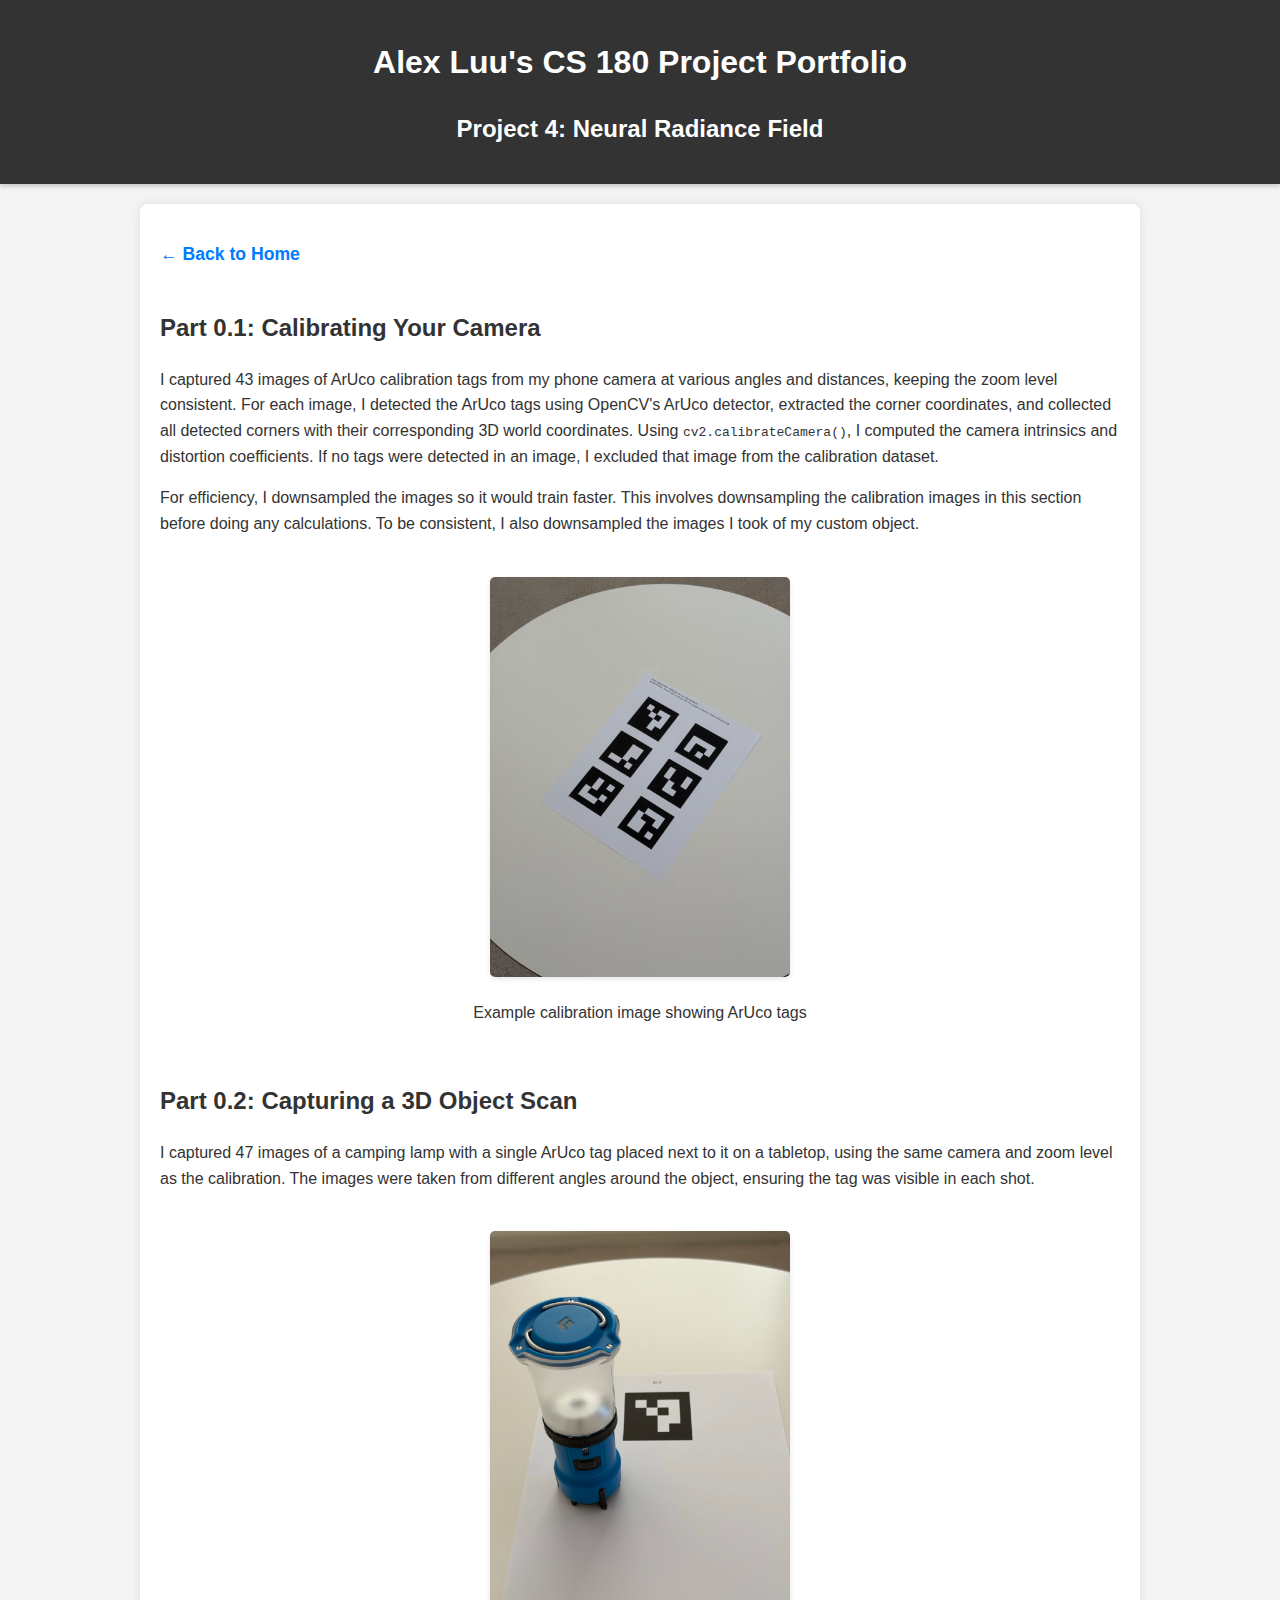
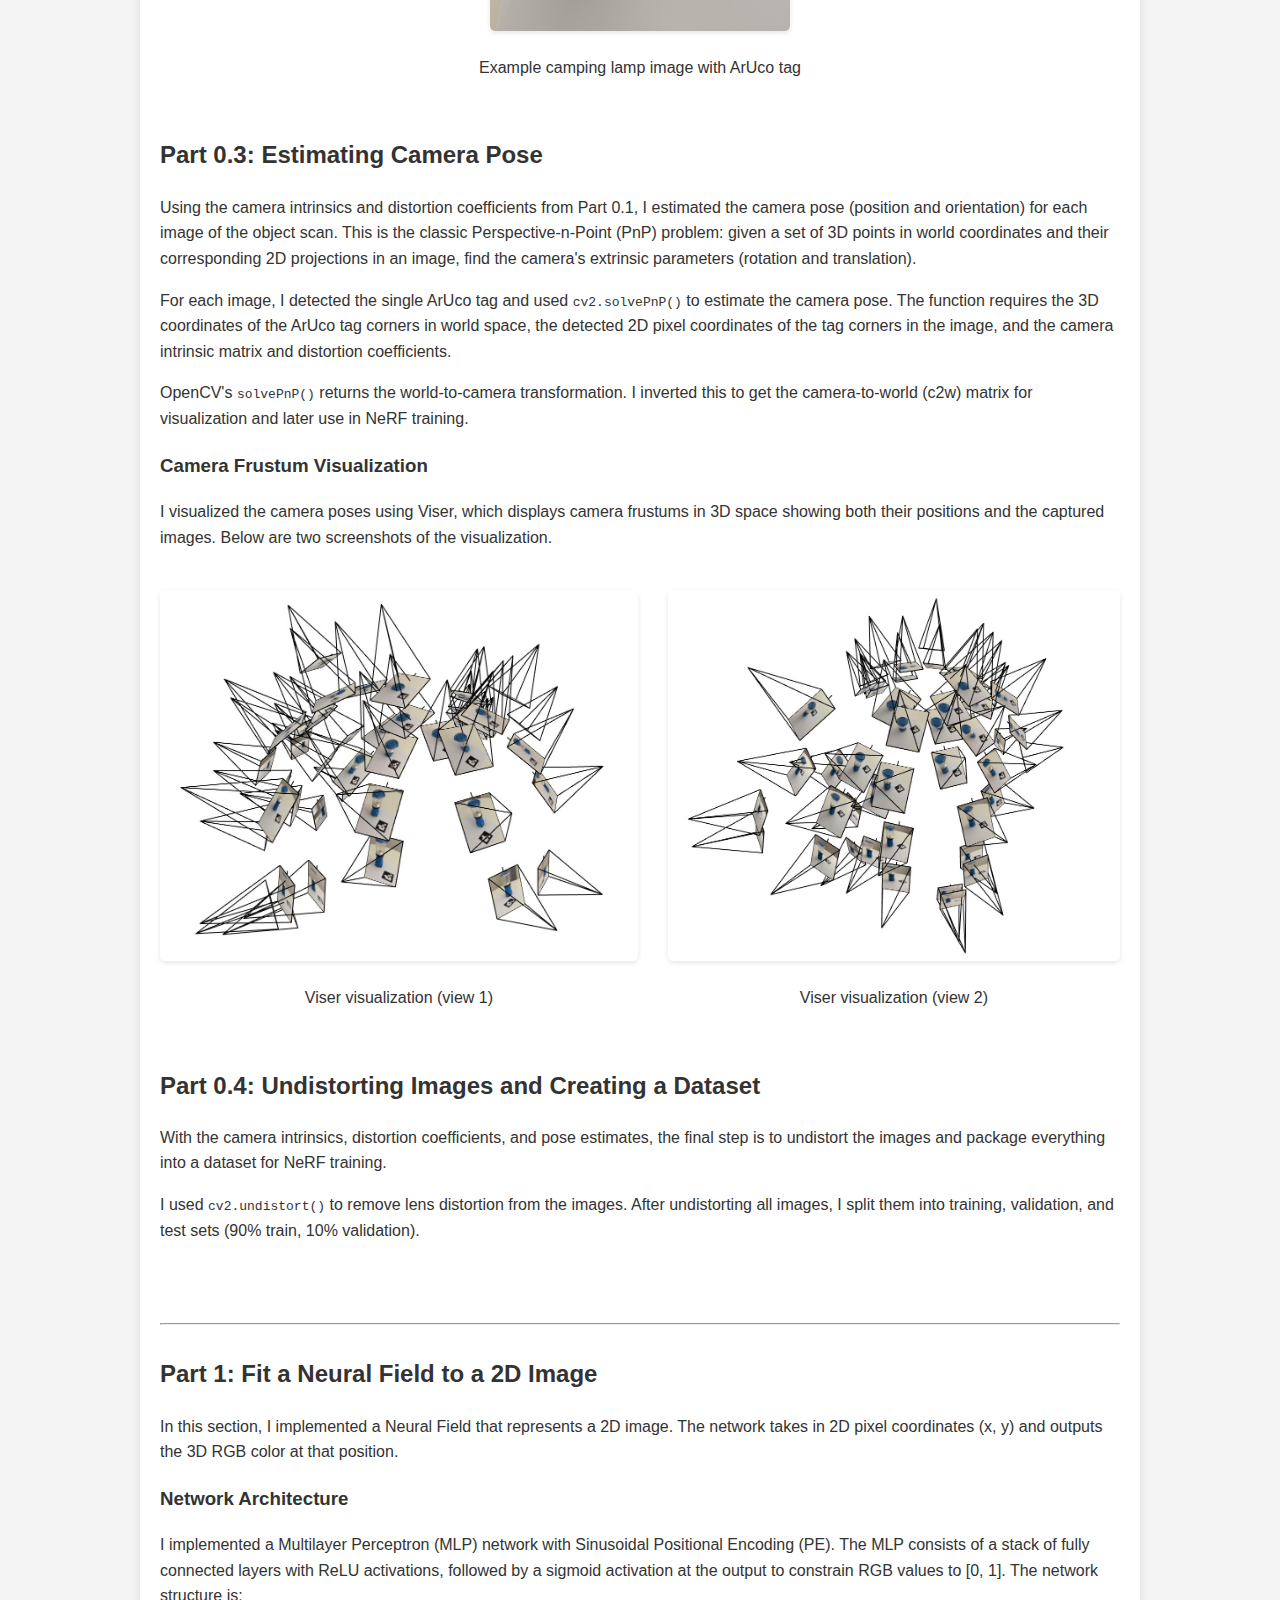
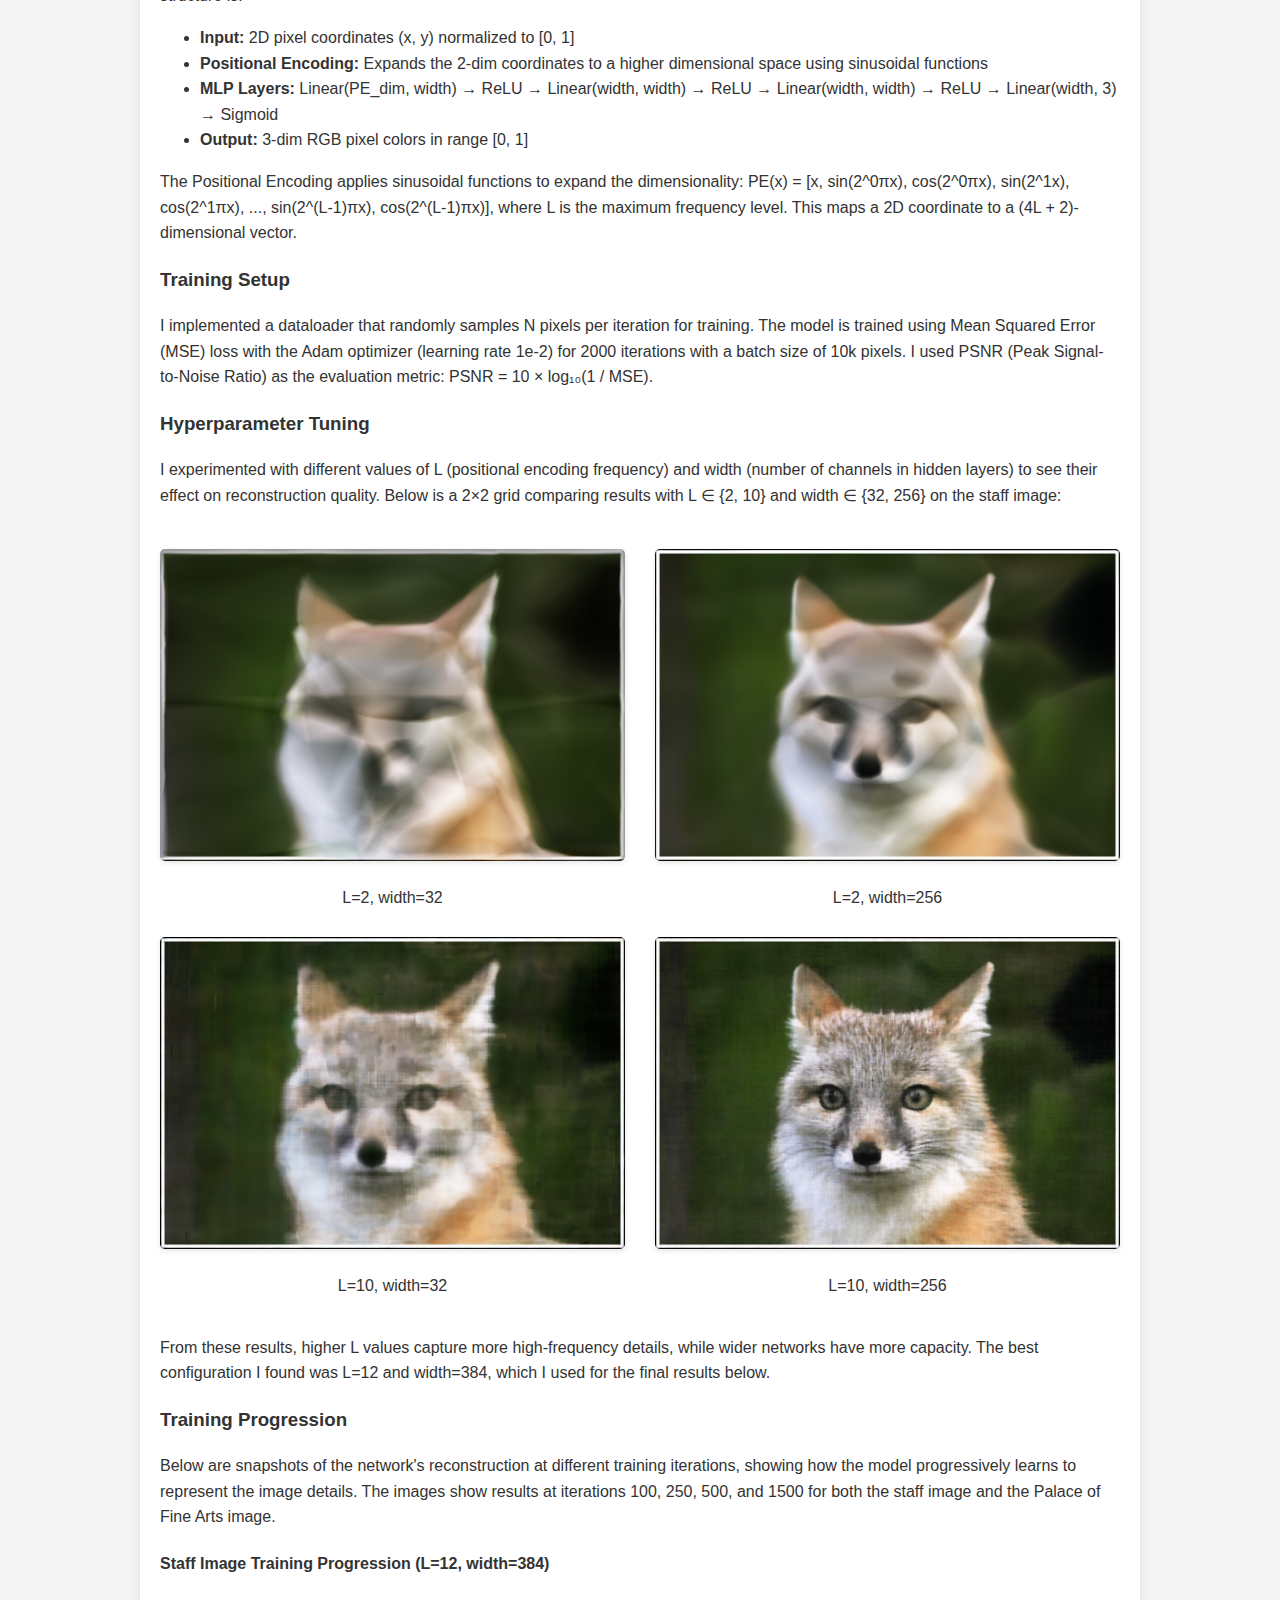
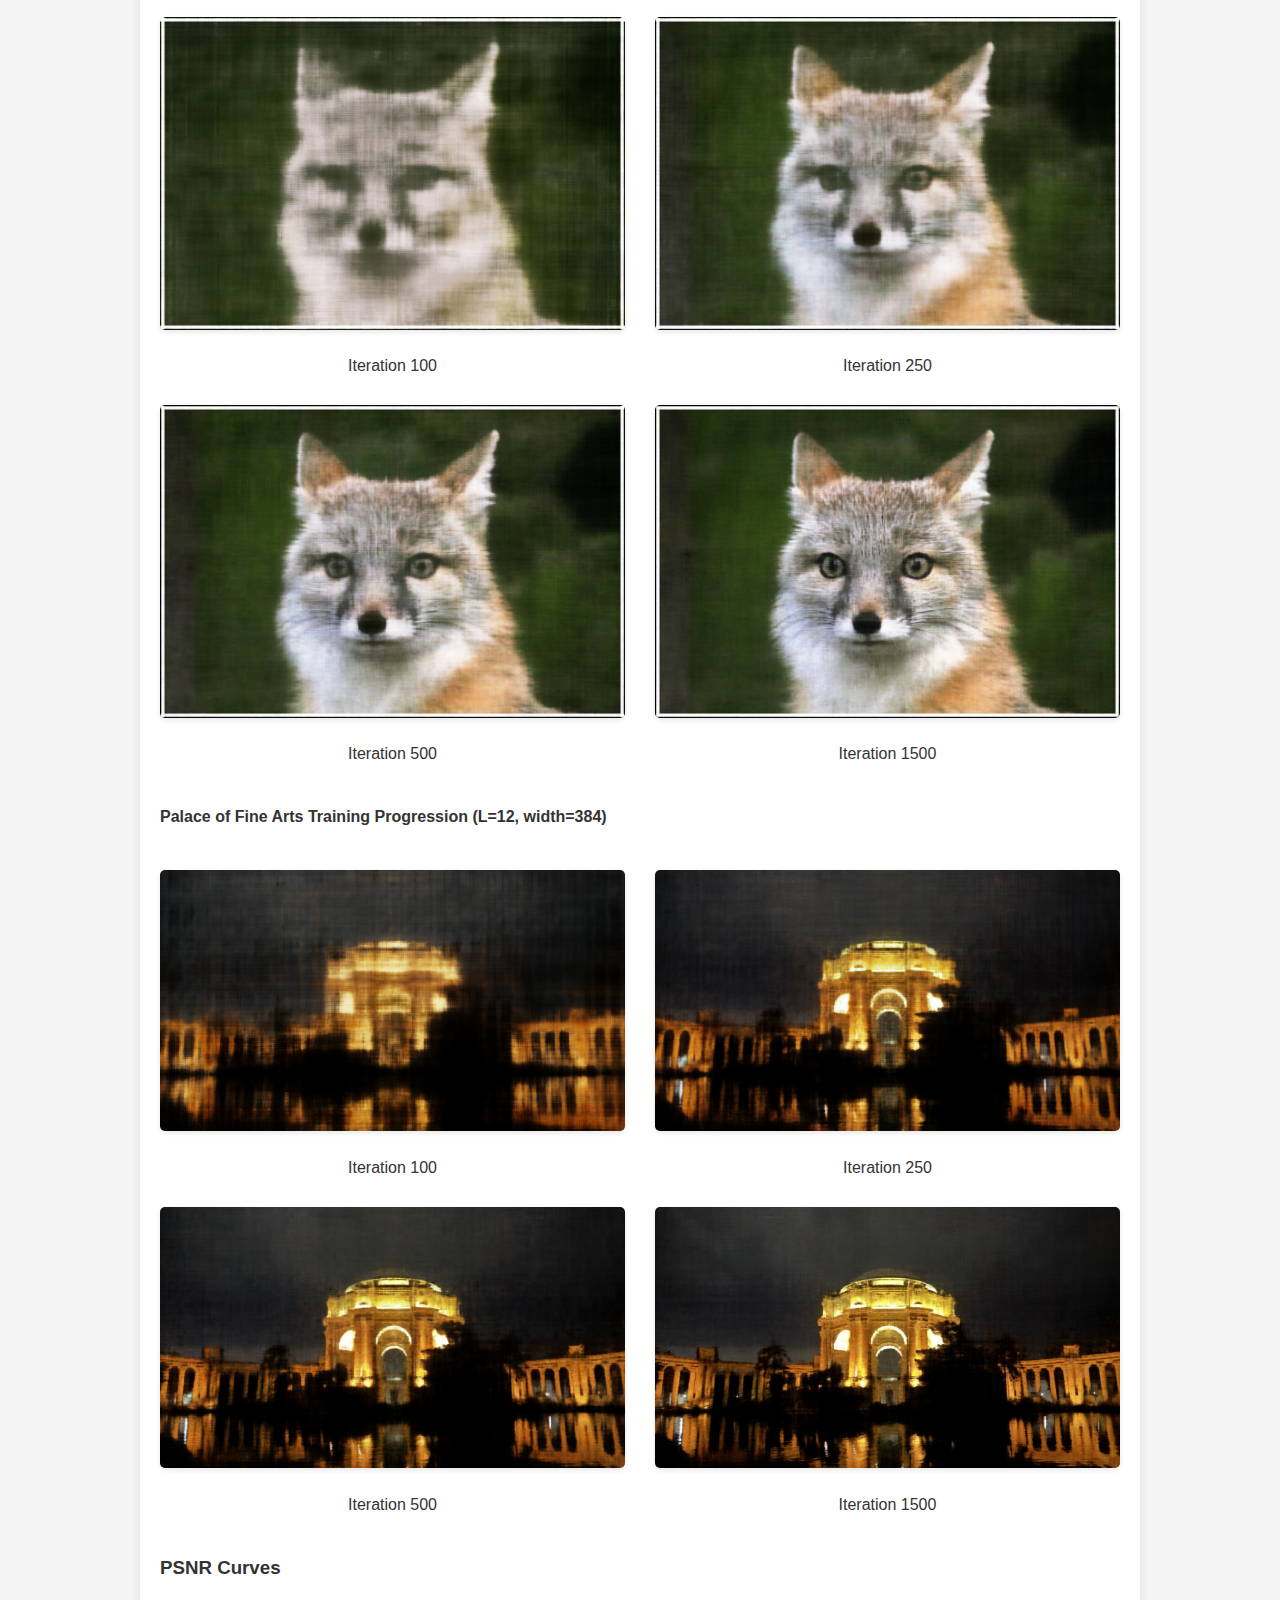
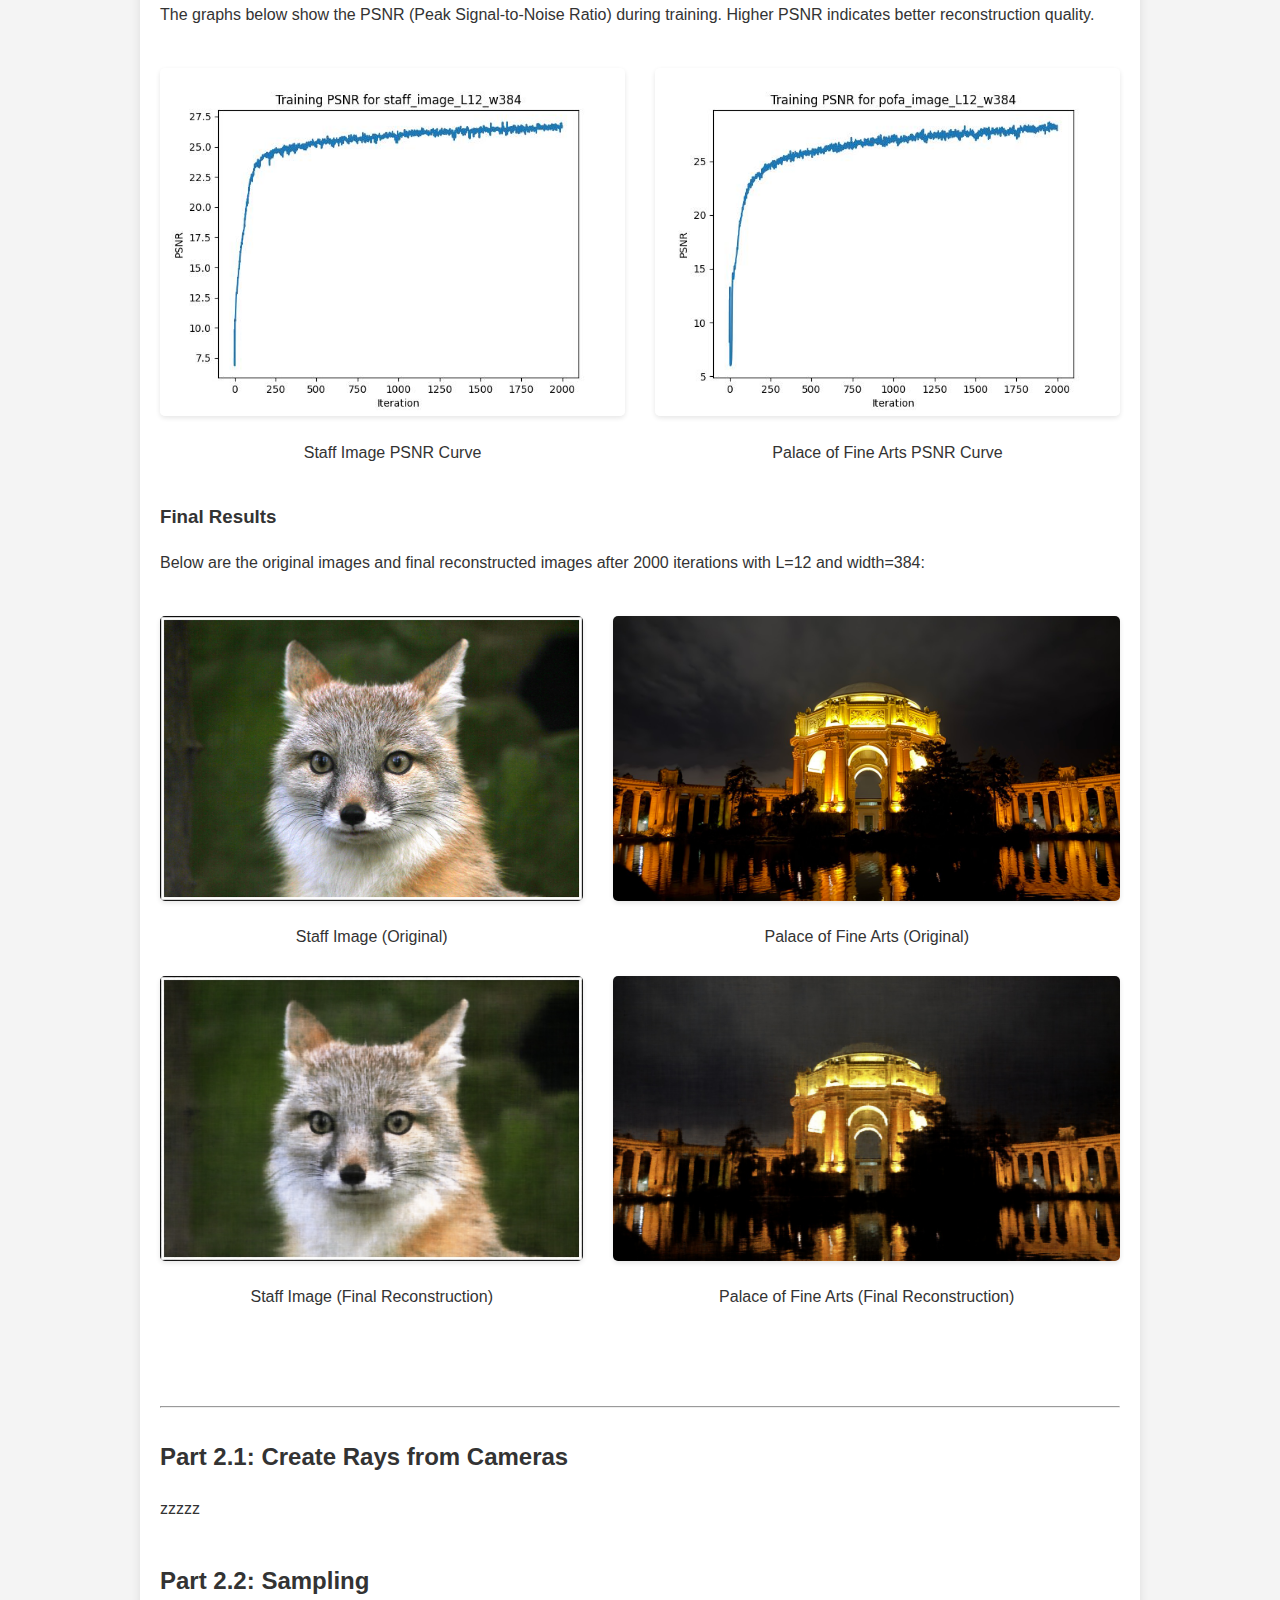
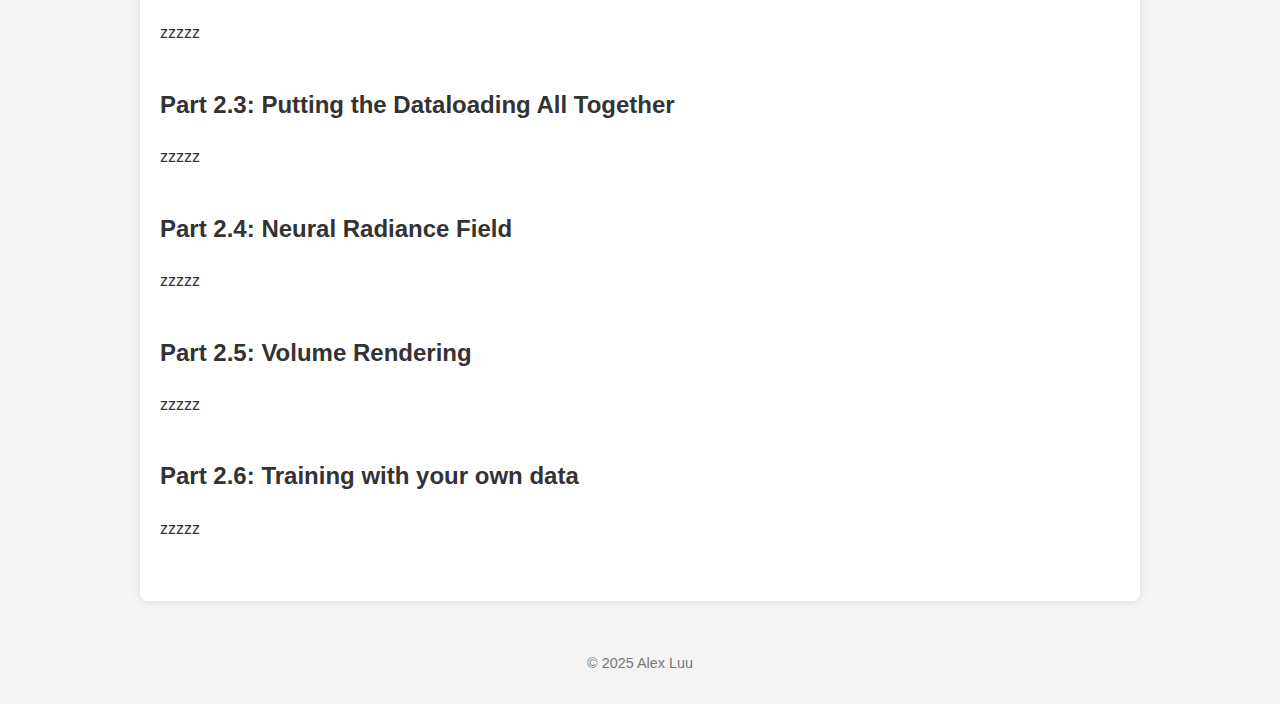
<file: proj4/index.html>
<!DOCTYPE html>
<html lang="en">
  <head>
    <meta charset="UTF-8" />
    <meta name="viewport" content="width=device-width, initial-scale=1.0" />
    <title>CS 180 Portfolio: Project 4</title>
    <link rel="stylesheet" href="../style.css" />
  </head>
  <body>
    <header>
      <h1>Alex Luu's CS 180 Project Portfolio</h1>
      <h2>Project 4: Neural Radiance Field</h2>
    </header>
    <main class="project-content">
      <p class="back-home"><a href="../index.html">&larr; Back to Home</a></p>

      <div class="section">
        <h2>Part 0.1: Calibrating Your Camera</h2>
        <p>
          I captured 43 images of ArUco calibration tags from my phone camera at
          various angles and distances, keeping the zoom level consistent. For
          each image, I detected the ArUco tags using OpenCV's ArUco detector,
          extracted the corner coordinates, and collected all detected corners
          with their corresponding 3D world coordinates. Using
          <code>cv2.calibrateCamera()</code>, I computed the camera intrinsics
          and distortion coefficients. If no tags were detected in an image, I
          excluded that image from the calibration dataset.
        </p>
        <p>
          For efficiency, I downsampled the images so it would train faster.
          This involves downsampling the calibration images in this section
          before doing any calculations. To be consistent, I also downsampled
          the images I took of my custom object.
        </p>

        <div class="flex-column">
          <div class="flex-row">
            <div>
              <img
                src="images/part0/example_calibration.jpeg"
                alt="Example Calibration Image"
                style="max-height: 400px"
              />
              <p>Example calibration image showing ArUco tags</p>
            </div>
          </div>
        </div>
      </div>

      <div class="section">
        <h2>Part 0.2: Capturing a 3D Object Scan</h2>
        <p>
          I captured 47 images of a camping lamp with a single ArUco tag placed
          next to it on a tabletop, using the same camera and zoom level as the
          calibration. The images were taken from different angles around the
          object, ensuring the tag was visible in each shot.
        </p>

        <div class="flex-column">
          <div class="flex-row">
            <div>
              <img
                src="images/part0/example_object.jpeg"
                alt="Example Object Image"
                style="max-height: 400px"
              />
              <p>Example camping lamp image with ArUco tag</p>
            </div>
          </div>
        </div>
      </div>

      <div class="section">
        <h2>Part 0.3: Estimating Camera Pose</h2>
        <p>
          Using the camera intrinsics and distortion coefficients from Part 0.1,
          I estimated the camera pose (position and orientation) for each image
          of the object scan. This is the classic Perspective-n-Point (PnP)
          problem: given a set of 3D points in world coordinates and their
          corresponding 2D projections in an image, find the camera's extrinsic
          parameters (rotation and translation).
        </p>
        <p>
          For each image, I detected the single ArUco tag and used
          <code>cv2.solvePnP()</code> to estimate the camera pose. The function
          requires the 3D coordinates of the ArUco tag corners in world space,
          the detected 2D pixel coordinates of the tag corners in the image, and
          the camera intrinsic matrix and distortion coefficients.
        </p>
        <p>
          OpenCV's <code>solvePnP()</code> returns the world-to-camera
          transformation. I inverted this to get the camera-to-world (c2w)
          matrix for visualization and later use in NeRF training.
        </p>

        <h3>Camera Frustum Visualization</h3>
        <p>
          I visualized the camera poses using Viser, which displays camera
          frustums in 3D space showing both their positions and the captured
          images. Below are two screenshots of the visualization.
        </p>

        <div class="flex-column">
          <div class="flex-row">
            <div>
              <img
                src="images/part0/visualization1.jpeg"
                alt="Camera Frustum Visualization 1"
                style="max-height: 500px"
              />
              <p>Viser visualization (view 1)</p>
            </div>
            <div>
              <img
                src="images/part0/visualization2.jpeg"
                alt="Camera Frustum Visualization 2"
                style="max-height: 500px"
              />
              <p>Viser visualization (view 2)</p>
            </div>
          </div>
        </div>
      </div>

      <div class="section">
        <h2>Part 0.4: Undistorting Images and Creating a Dataset</h2>
        <p>
          With the camera intrinsics, distortion coefficients, and pose
          estimates, the final step is to undistort the images and package
          everything into a dataset for NeRF training.
        </p>
        <p>
          I used <code>cv2.undistort()</code> to remove lens distortion from the
          images. After undistorting all images, I split them into training,
          validation, and test sets (90% train, 10% validation).
        </p>
      </div>

      <div style="margin: 80px"></div>
      <hr />
      <div style="margin: 30px"></div>

      <div class="section">
        <h2>Part 1: Fit a Neural Field to a 2D Image</h2>
        <p>
          In this section, I implemented a Neural Field that represents a 2D
          image. The network takes in 2D pixel coordinates (x, y) and outputs
          the 3D RGB color at that position.
        </p>

        <h3>Network Architecture</h3>
        <p>
          I implemented a Multilayer Perceptron (MLP) network with Sinusoidal
          Positional Encoding (PE). The MLP consists of a stack of fully
          connected layers with ReLU activations, followed by a sigmoid
          activation at the output to constrain RGB values to [0, 1]. The
          network structure is:
        </p>
        <ul>
          <li>
            <strong>Input:</strong> 2D pixel coordinates (x, y) normalized to
            [0, 1]
          </li>
          <li>
            <strong>Positional Encoding:</strong> Expands the 2-dim coordinates
            to a higher dimensional space using sinusoidal functions
          </li>
          <li>
            <strong>MLP Layers:</strong> Linear(PE_dim, width) → ReLU →
            Linear(width, width) → ReLU → Linear(width, width) → ReLU →
            Linear(width, 3) → Sigmoid
          </li>
          <li>
            <strong>Output:</strong> 3-dim RGB pixel colors in range [0, 1]
          </li>
        </ul>
        <p>
          The Positional Encoding applies sinusoidal functions to expand the
          dimensionality: PE(x) = [x, sin(2^0πx), cos(2^0πx), sin(2^1x),
          cos(2^1πx), ..., sin(2^(L-1)πx), cos(2^(L-1)πx)], where L is the
          maximum frequency level. This maps a 2D coordinate to a (4L +
          2)-dimensional vector.
        </p>

        <h3>Training Setup</h3>
        <p>
          I implemented a dataloader that randomly samples N pixels per
          iteration for training. The model is trained using Mean Squared Error
          (MSE) loss with the Adam optimizer (learning rate 1e-2) for 2000
          iterations with a batch size of 10k pixels. I used PSNR (Peak
          Signal-to-Noise Ratio) as the evaluation metric: PSNR = 10 × log₁₀(1 /
          MSE).
        </p>

        <h3>Hyperparameter Tuning</h3>
        <p>
          I experimented with different values of L (positional encoding
          frequency) and width (number of channels in hidden layers) to see
          their effect on reconstruction quality. Below is a 2×2 grid comparing
          results with L ∈ {2, 10} and width ∈ {32, 256} on the staff image:
        </p>

        <div class="flex-column">
          <div class="flex-row">
            <div>
              <img
                src="images/part1/staff_image_L2_w32.jpg"
                alt="Staff Image L=2, w=32"
              />
              <p>L=2, width=32</p>
            </div>
            <div>
              <img
                src="images/part1/staff_image_L2_w256.jpg"
                alt="Staff Image L=2, w=256"
              />
              <p>L=2, width=256</p>
            </div>
          </div>
          <div class="flex-row">
            <div>
              <img
                src="images/part1/staff_image_L10_w32.jpg"
                alt="Staff Image L=10, w=32"
              />
              <p>L=10, width=32</p>
            </div>
            <div>
              <img
                src="images/part1/staff_image_L10_w256.jpg"
                alt="Staff Image L=10, w=256"
              />
              <p>L=10, width=256</p>
            </div>
          </div>
        </div>

        <p>
          From these results, higher L values capture more high-frequency
          details, while wider networks have more capacity. The best
          configuration I found was L=12 and width=384, which I used for the
          final results below.
        </p>

        <h3>Training Progression</h3>
        <p>
          Below are snapshots of the network's reconstruction at different
          training iterations, showing how the model progressively learns to
          represent the image details. The images show results at iterations
          100, 250, 500, and 1500 for both the staff image and the Palace of
          Fine Arts image.
        </p>

        <h4>Staff Image Training Progression (L=12, width=384)</h4>
        <div class="flex-column">
          <div class="flex-row">
            <div>
              <img
                src="images/part1/staff_image_L12_w384_iter100.jpg"
                alt="Staff Image iter 100"
              />
              <p>Iteration 100</p>
            </div>
            <div>
              <img
                src="images/part1/staff_image_L12_w384_iter250.jpg"
                alt="Staff Image iter 250"
              />
              <p>Iteration 250</p>
            </div>
          </div>
          <div class="flex-row">
            <div>
              <img
                src="images/part1/staff_image_L12_w384_iter500.jpg"
                alt="Staff Image iter 500"
              />
              <p>Iteration 500</p>
            </div>
            <div>
              <img
                src="images/part1/staff_image_L12_w384_iter1500.jpg"
                alt="Staff Image iter 1500"
              />
              <p>Iteration 1500</p>
            </div>
          </div>
        </div>

        <h4>Palace of Fine Arts Training Progression (L=12, width=384)</h4>
        <div class="flex-column">
          <div class="flex-row">
            <div>
              <img
                src="images/part1/pofa_image_L12_w384_iter100.jpg"
                alt="Palace of Fine Arts iter 100"
              />
              <p>Iteration 100</p>
            </div>
            <div>
              <img
                src="images/part1/pofa_image_L12_w384_iter250.jpg"
                alt="Palace of Fine Arts iter 250"
              />
              <p>Iteration 250</p>
            </div>
          </div>
          <div class="flex-row">
            <div>
              <img
                src="images/part1/pofa_image_L12_w384_iter500.jpg"
                alt="Palace of Fine Arts iter 500"
              />
              <p>Iteration 500</p>
            </div>
            <div>
              <img
                src="images/part1/pofa_image_L12_w384_iter1500.jpg"
                alt="Palace of Fine Arts iter 1500"
              />
              <p>Iteration 1500</p>
            </div>
          </div>
        </div>

        <h3>PSNR Curves</h3>
        <p>
          The graphs below show the PSNR (Peak Signal-to-Noise Ratio) during
          training. Higher PSNR indicates better reconstruction quality.
        </p>

        <div class="flex-column">
          <div class="flex-row">
            <div>
              <img
                src="images/part1/staff_image_L12_w384_psnr.jpg"
                alt="Staff Image PSNR"
              />
              <p>Staff Image PSNR Curve</p>
            </div>
            <div>
              <img
                src="images/part1/pofa_image_L12_w384_psnr.jpg"
                alt="Palace of Fine Arts PSNR"
              />
              <p>Palace of Fine Arts PSNR Curve</p>
            </div>
          </div>
        </div>

        <h3>Final Results</h3>
        <p>
          Below are the original images and final reconstructed images after
          2000 iterations with L=12 and width=384:
        </p>

        <div class="flex-column">
          <div class="flex-row">
            <div>
              <img
                src="images/part1/staff_image.jpg"
                alt="Staff Image Original"
              />
              <p>Staff Image (Original)</p>
            </div>
            <div>
              <img
                src="images/part1/palace_of_fine_arts.jpeg"
                alt="Palace of Fine Arts Original"
              />
              <p>Palace of Fine Arts (Original)</p>
            </div>
          </div>
          <div class="flex-row">
            <div>
              <img
                src="images/part1/staff_image_L12_w384.jpg"
                alt="Staff Image Final"
              />
              <p>Staff Image (Final Reconstruction)</p>
            </div>
            <div>
              <img
                src="images/part1/pofa_image_L12_w384.jpg"
                alt="Palace of Fine Arts Final"
              />
              <p>Palace of Fine Arts (Final Reconstruction)</p>
            </div>
          </div>
        </div>
      </div>

      <div style="margin: 80px"></div>
      <hr />
      <div style="margin: 30px"></div>

      <div class="section">
        <h2>Part 2.1: Create Rays from Cameras</h2>
        <p>zzzzz</p>
      </div>

      <div class="section">
        <h2>Part 2.2: Sampling</h2>
        <p>zzzzz</p>
      </div>

      <div class="section">
        <h2>Part 2.3: Putting the Dataloading All Together</h2>
        <p>zzzzz</p>
      </div>

      <div class="section">
        <h2>Part 2.4: Neural Radiance Field</h2>
        <p>zzzzz</p>
      </div>

      <div class="section">
        <h2>Part 2.5: Volume Rendering</h2>
        <p>zzzzz</p>
      </div>

      <div class="section">
        <h2>Part 2.6: Training with your own data</h2>
        <p>zzzzz</p>
      </div>
    </main>
    <footer>
      <p>&copy; 2025 Alex Luu</p>
    </footer>
  </body>
</html>
</file>
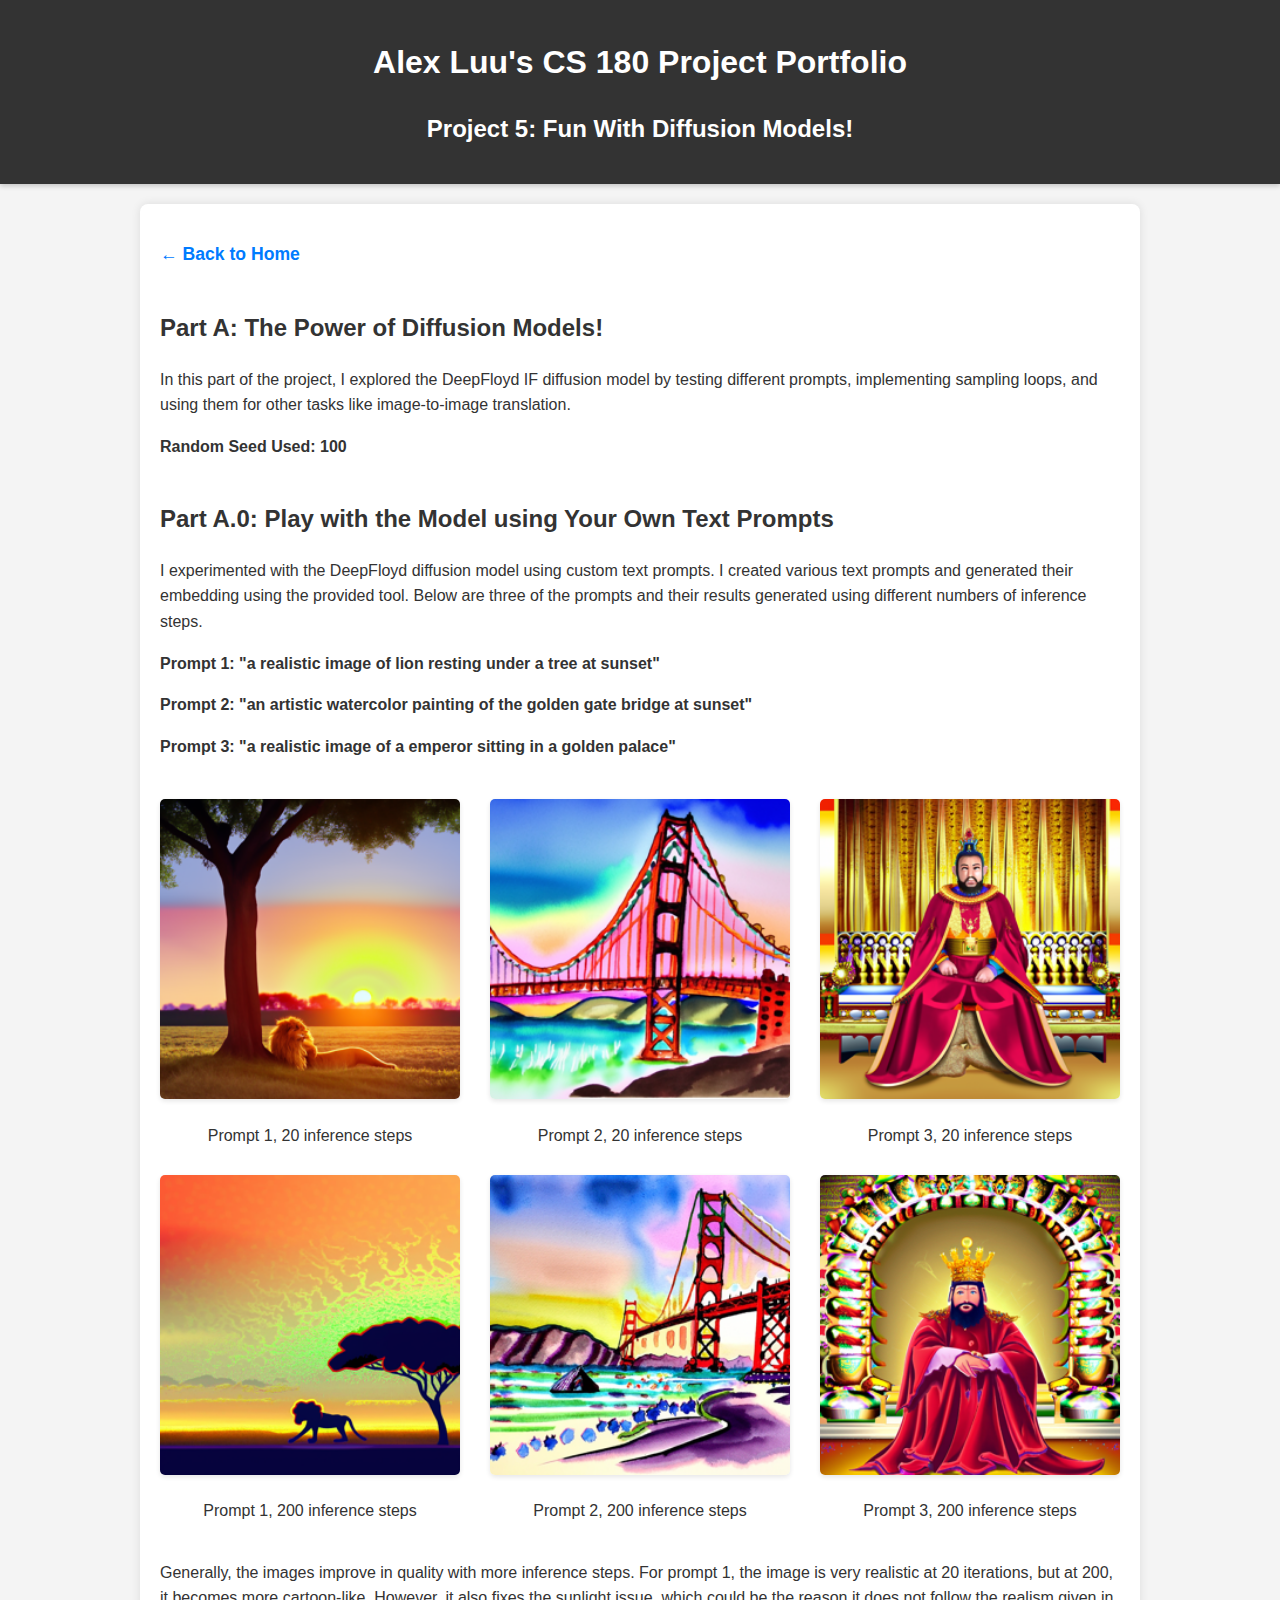
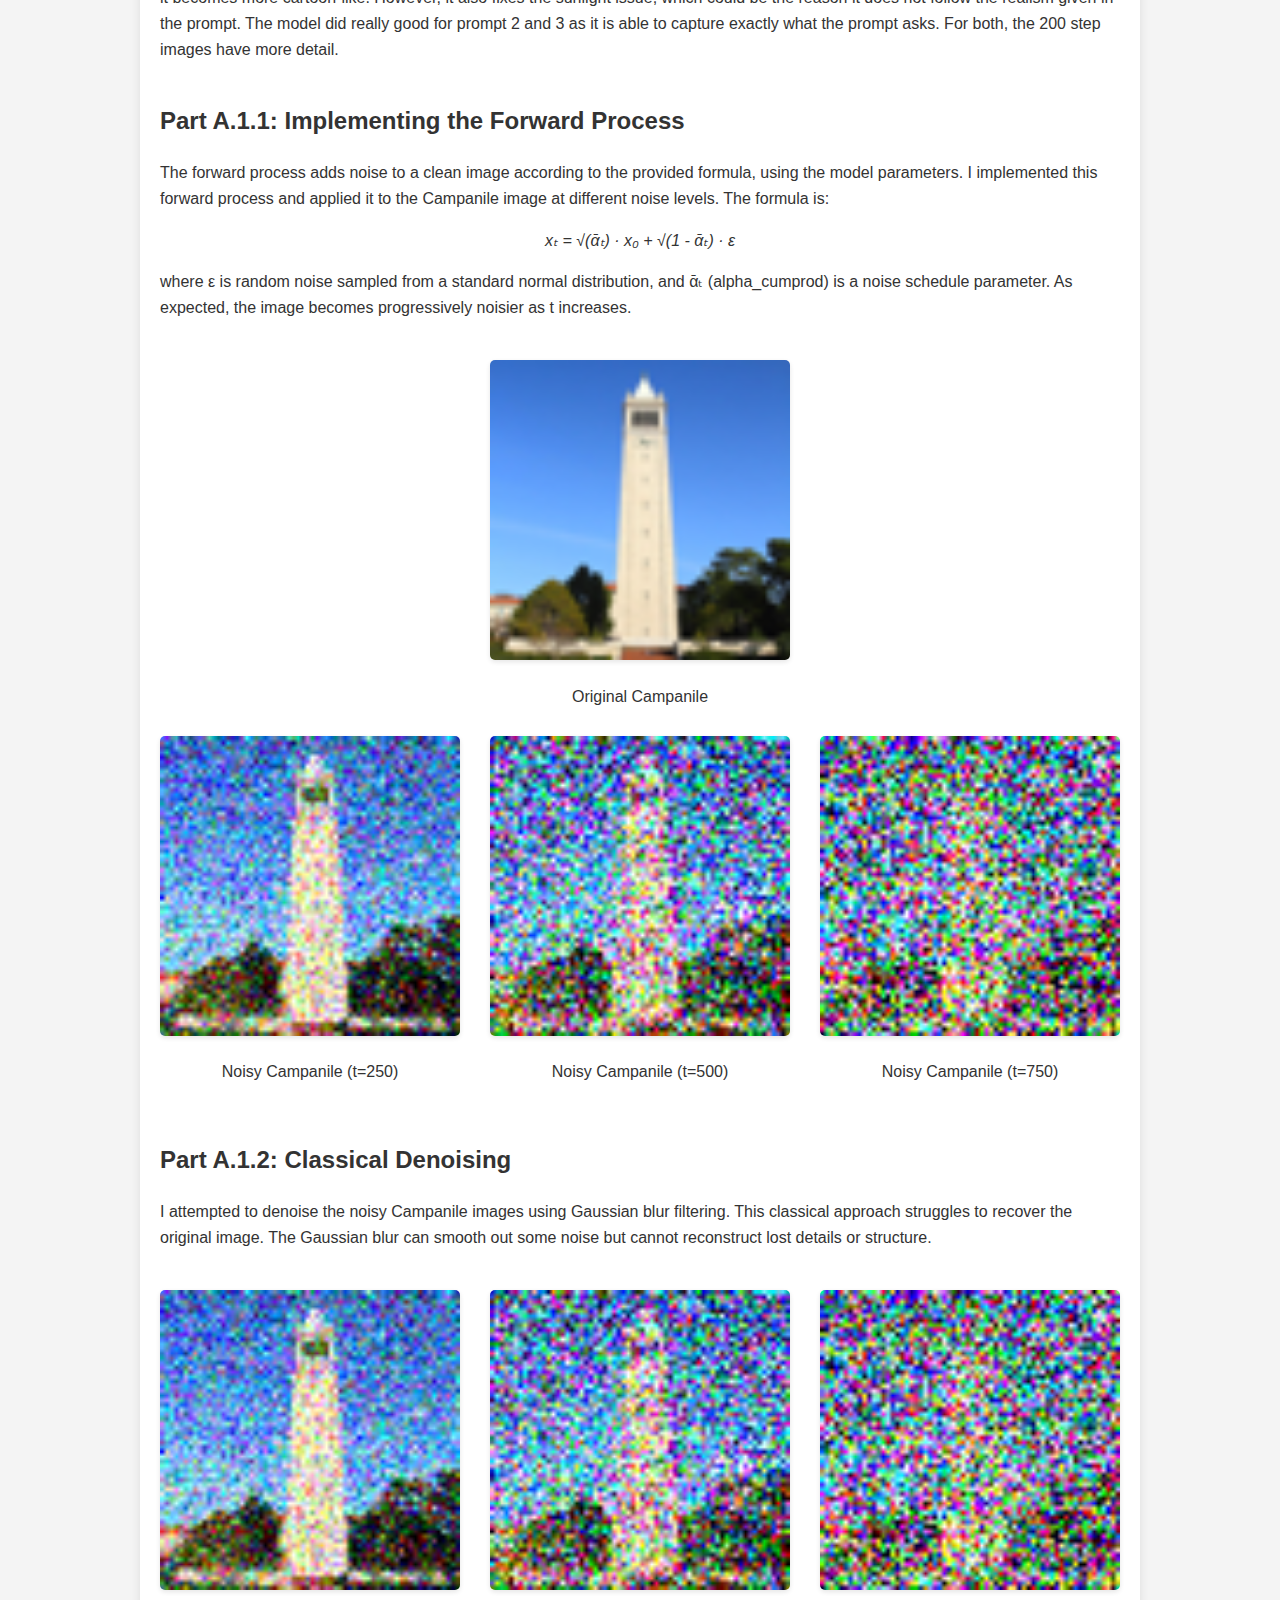
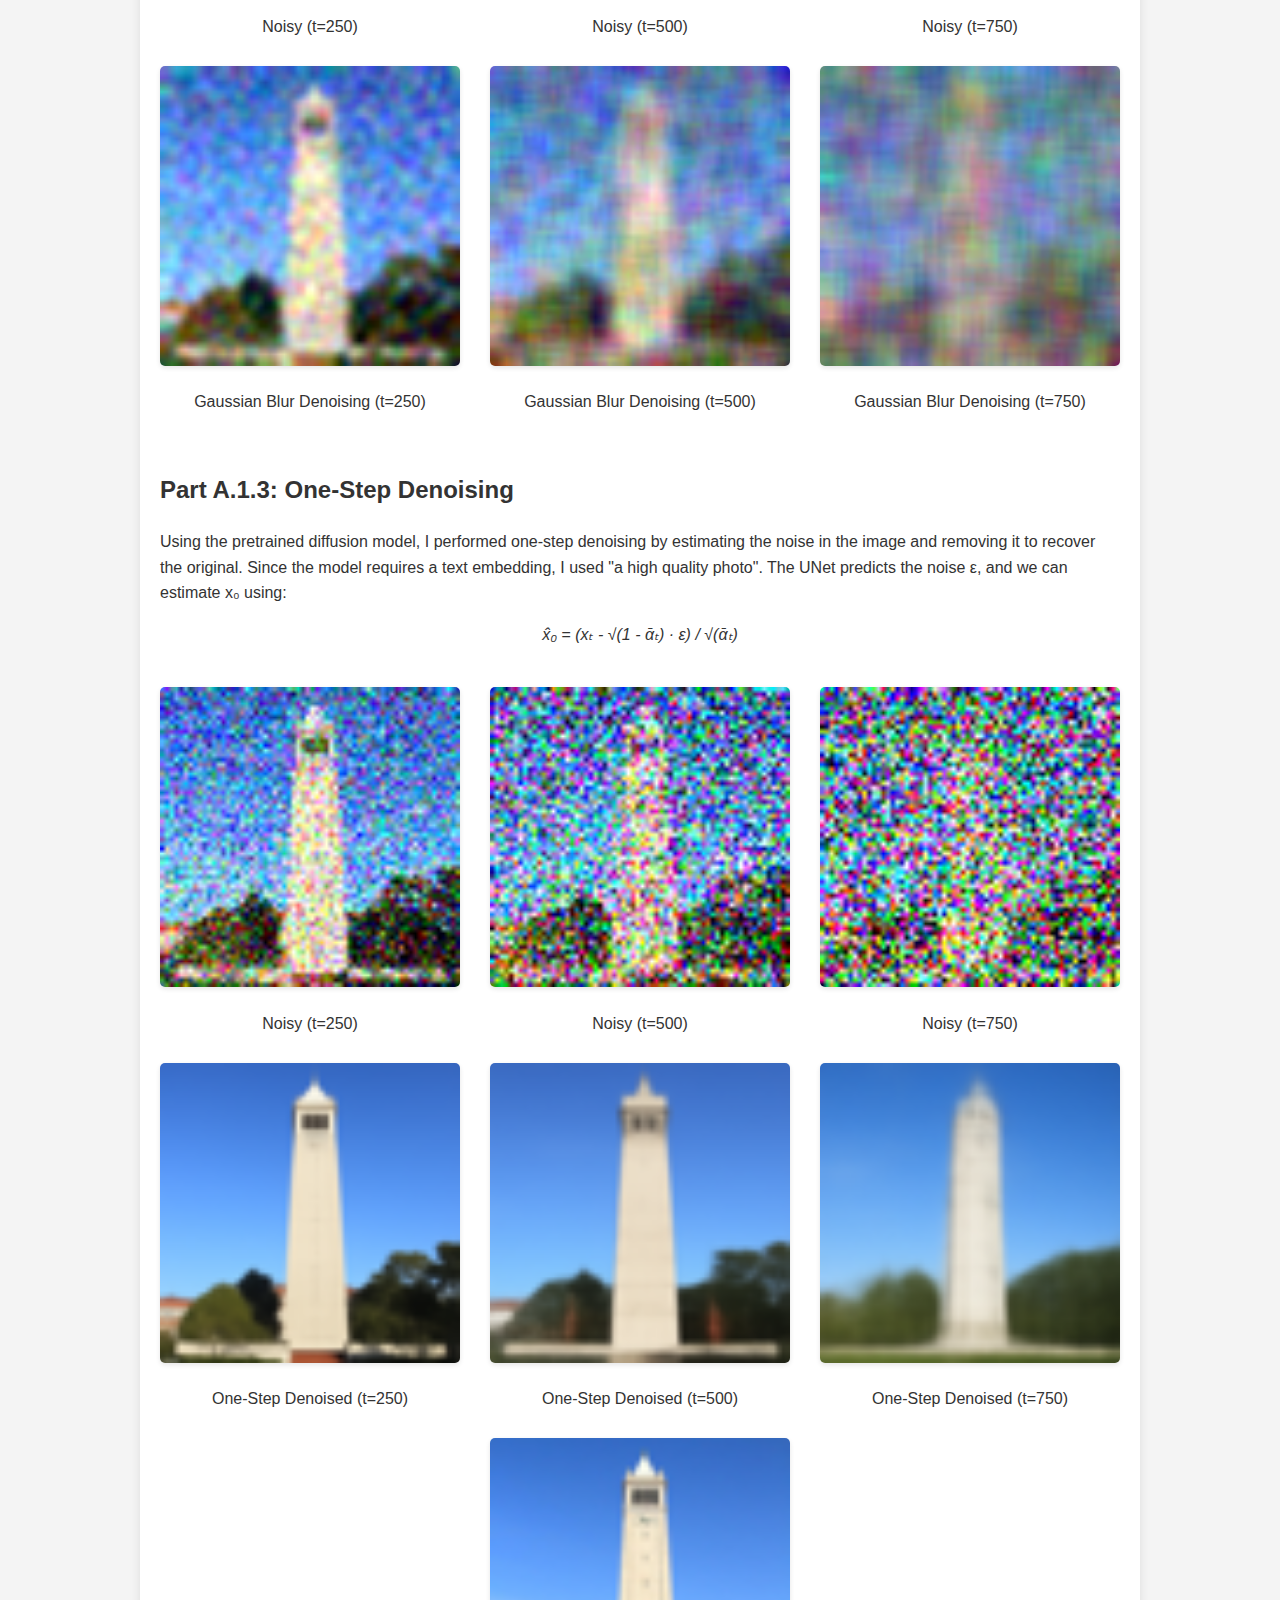
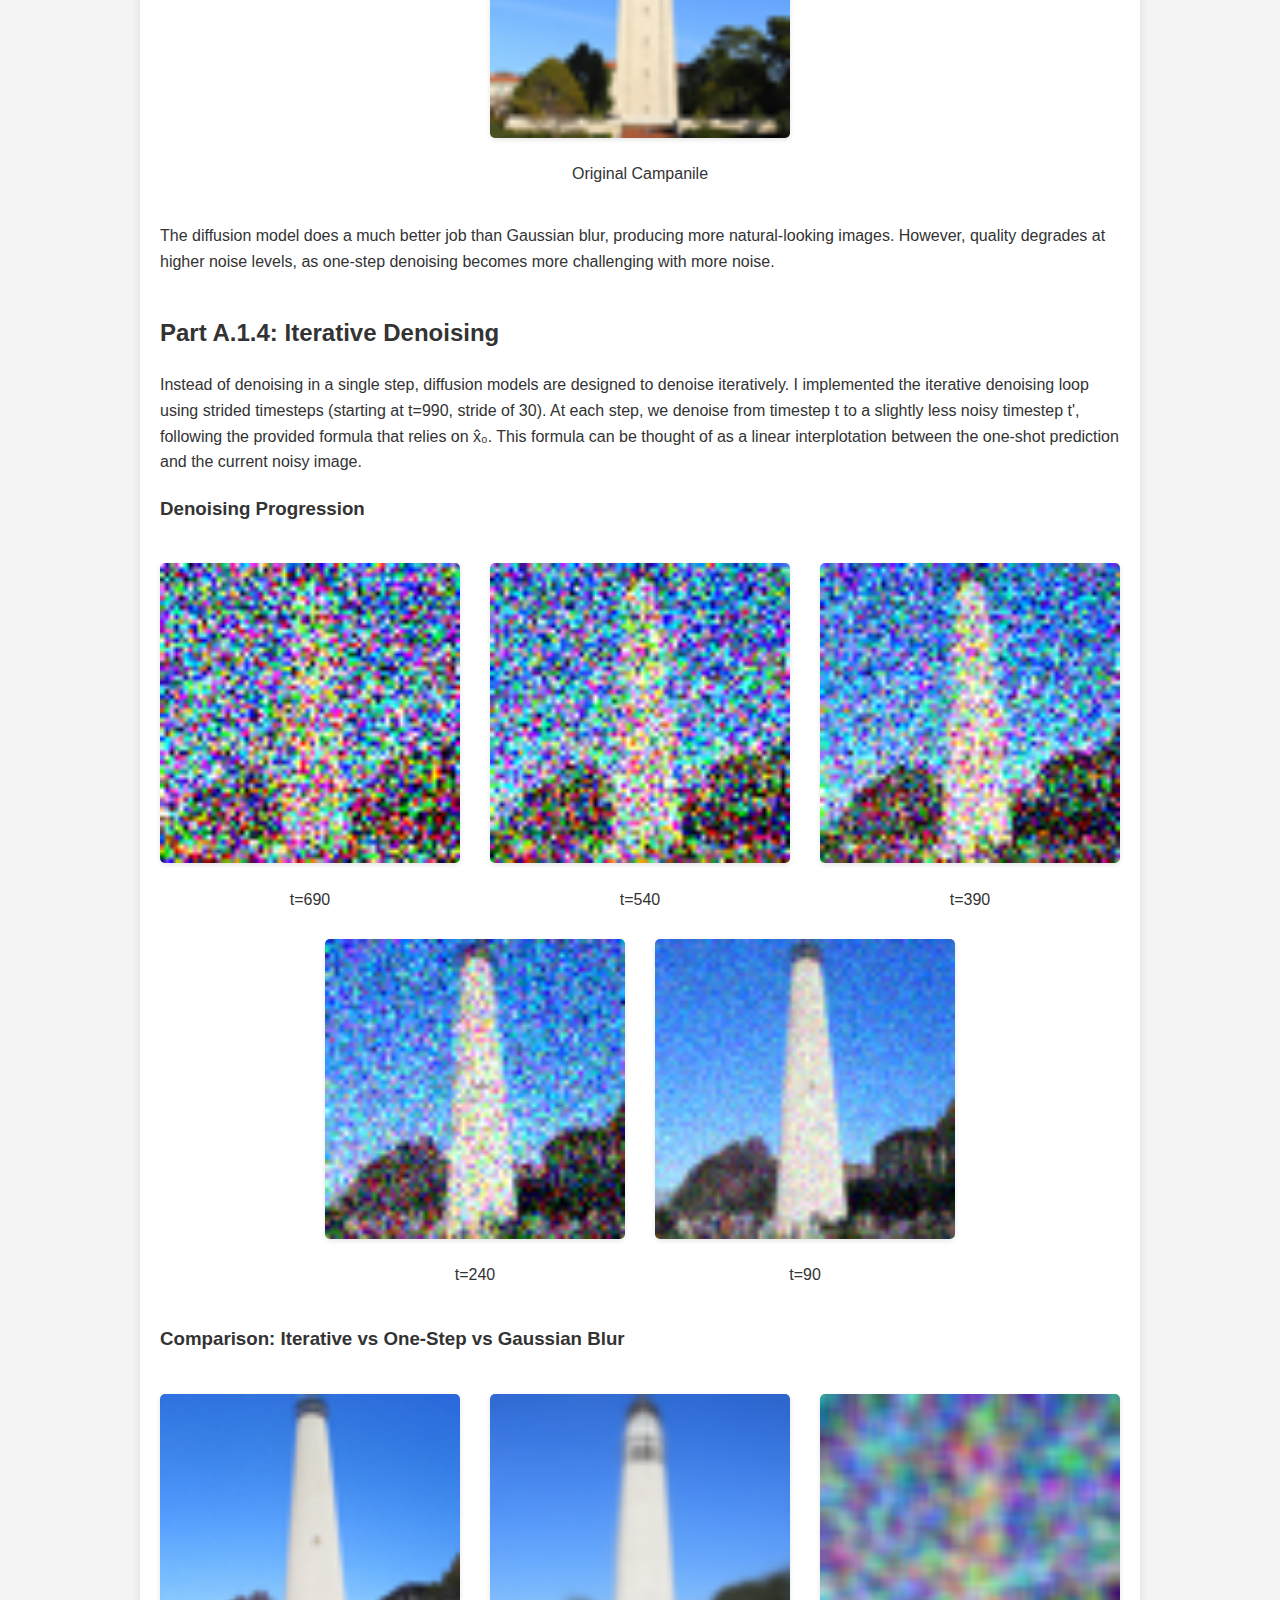
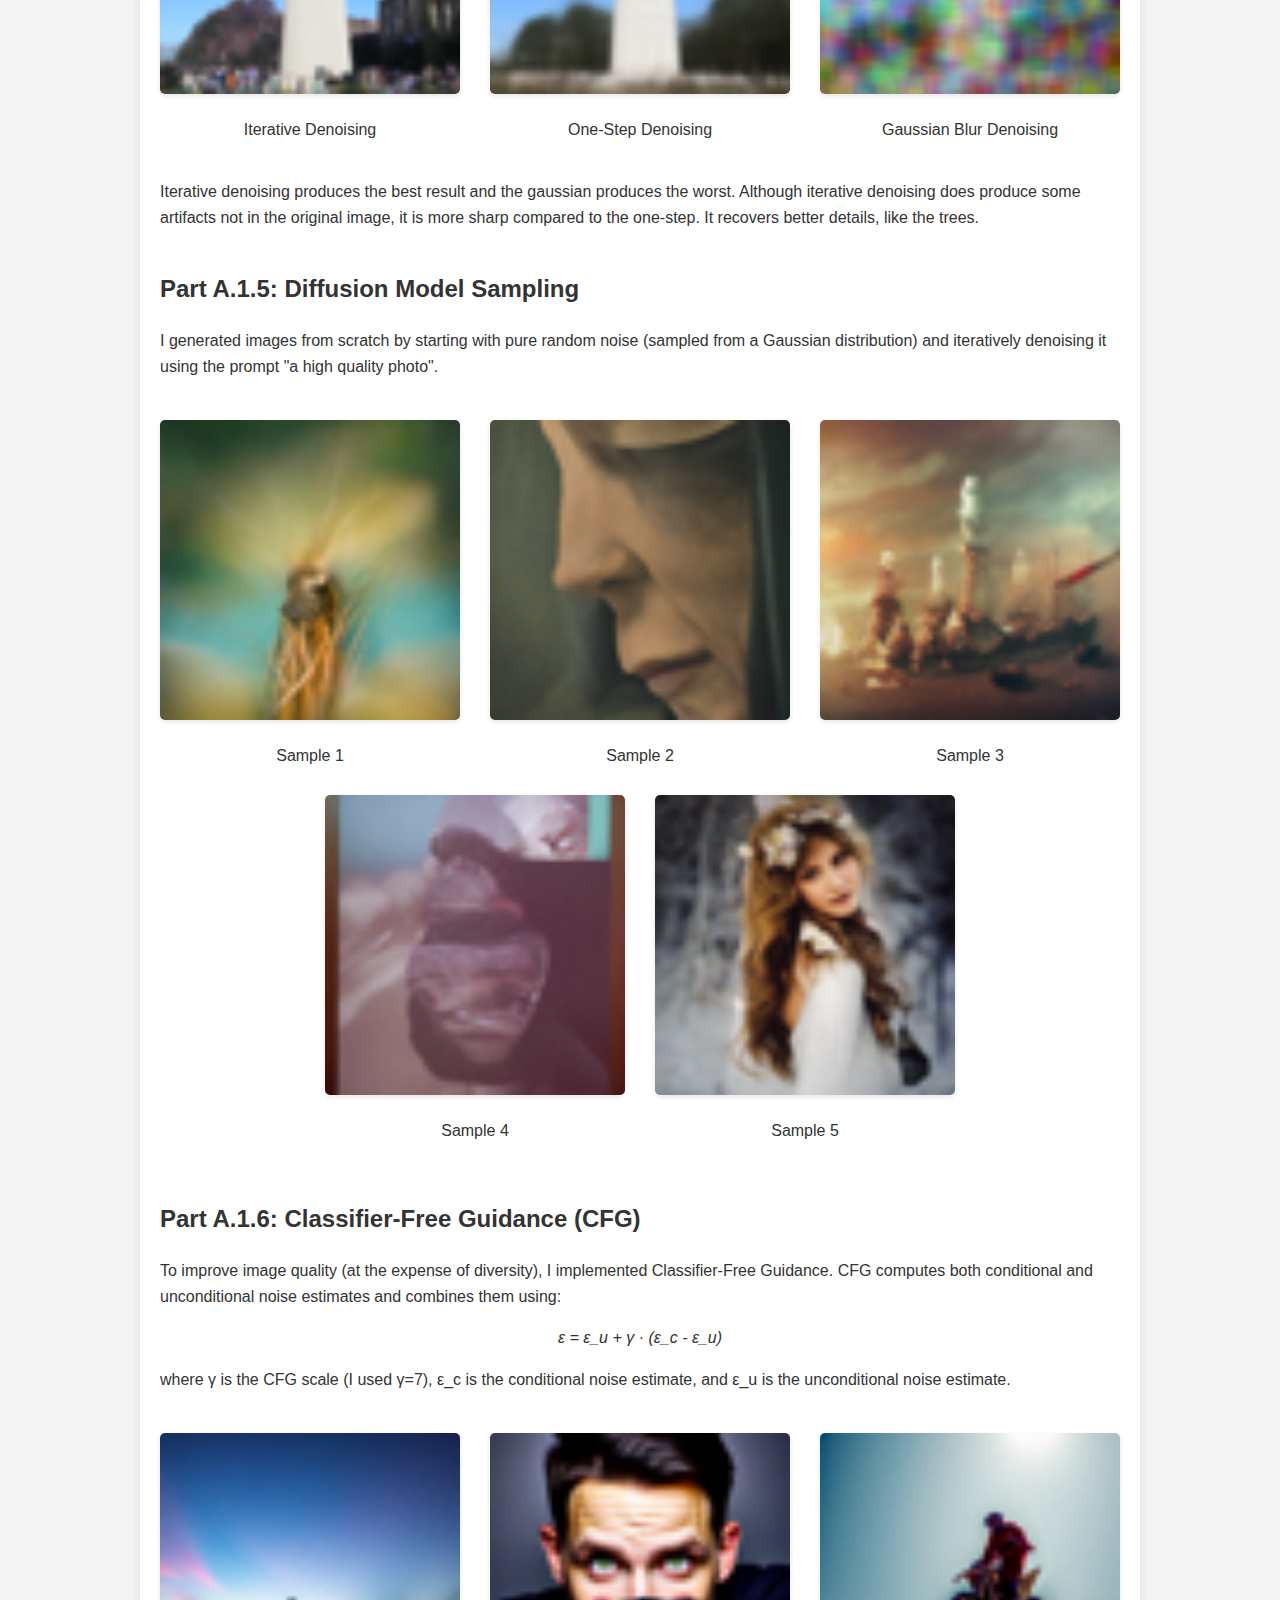
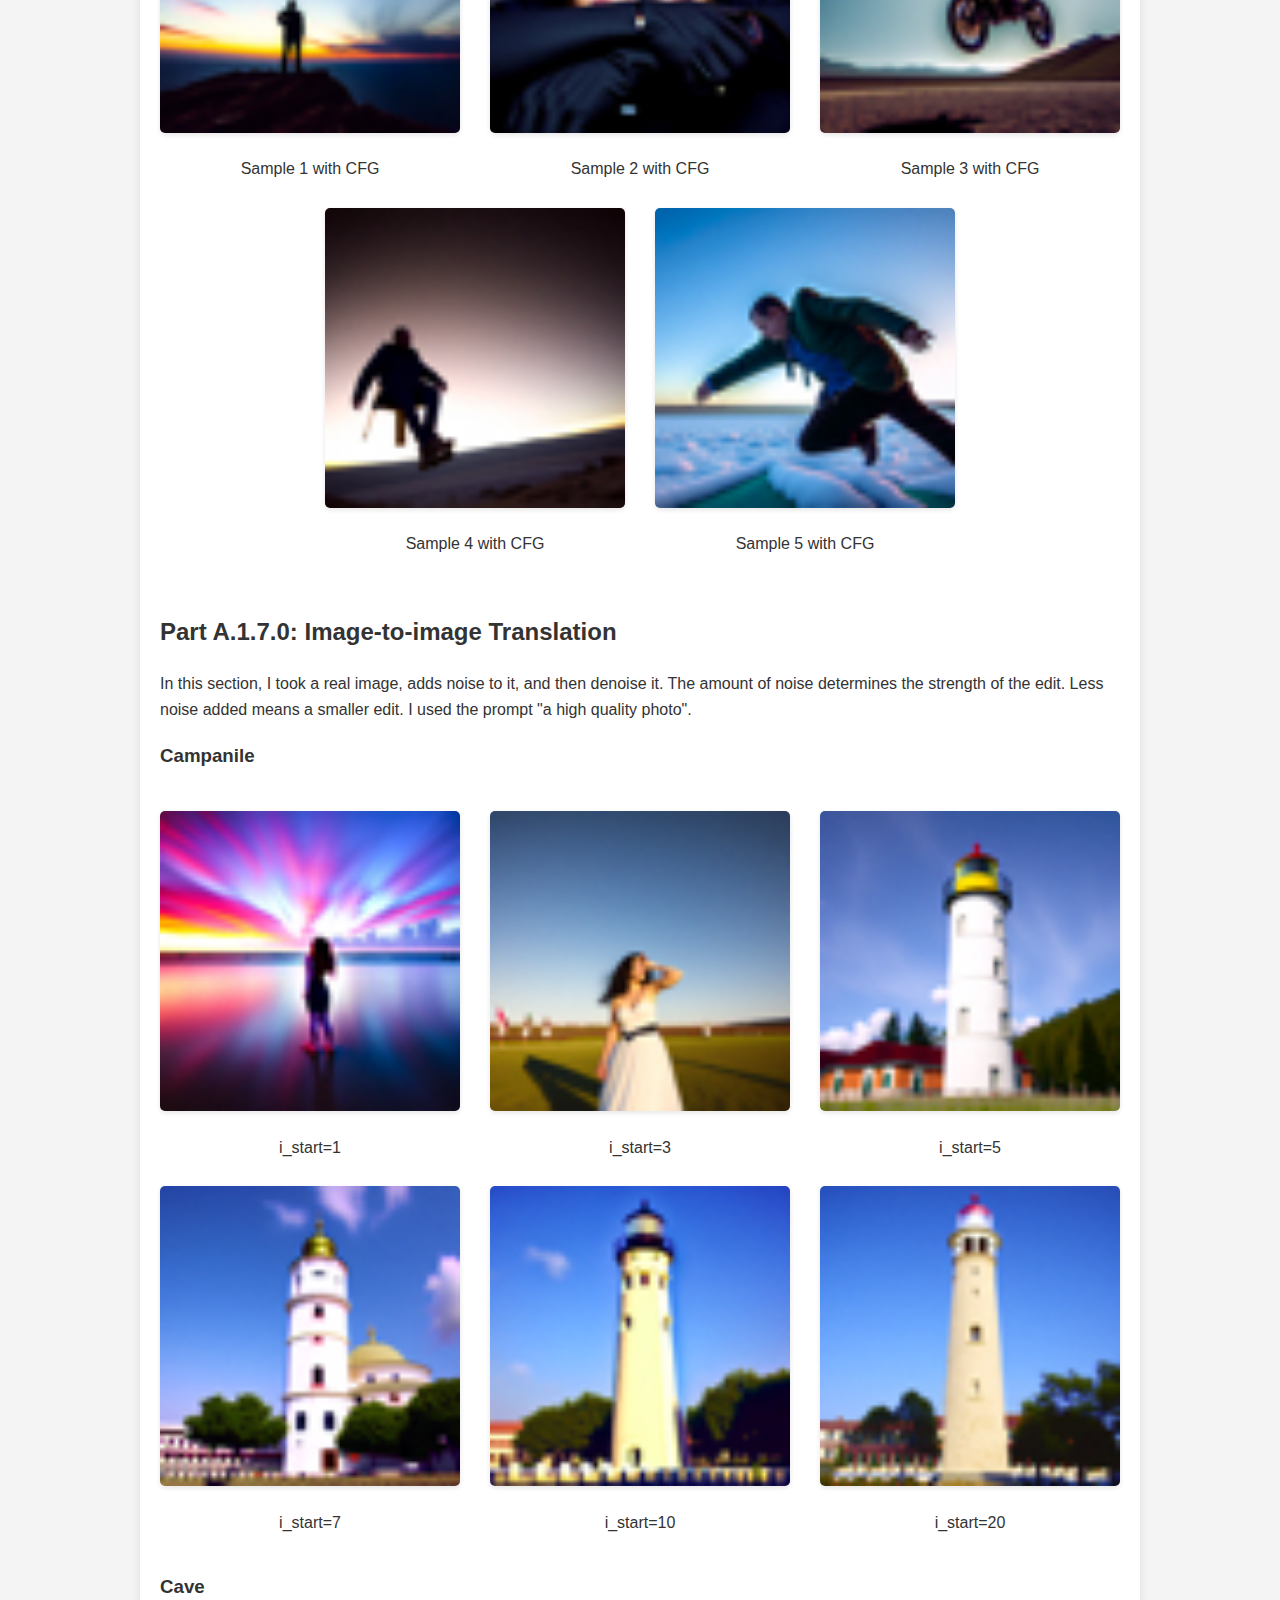
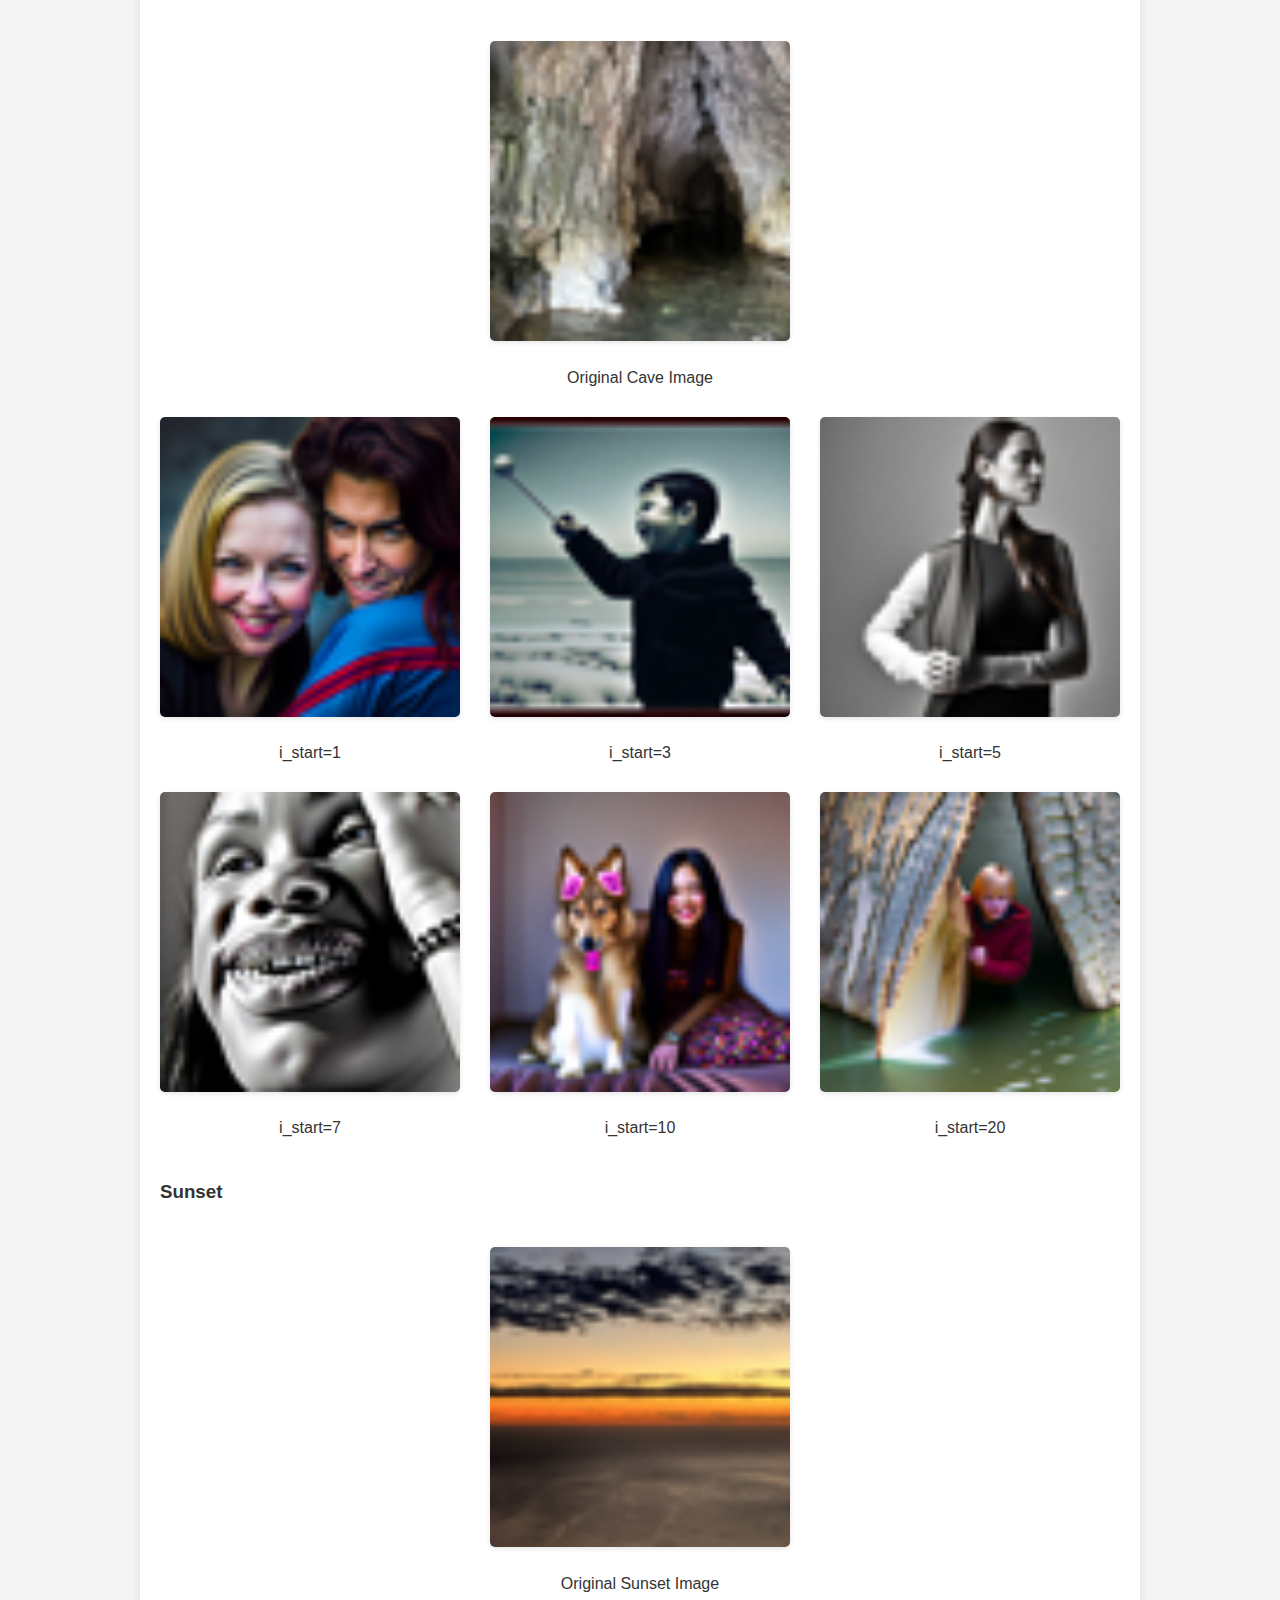
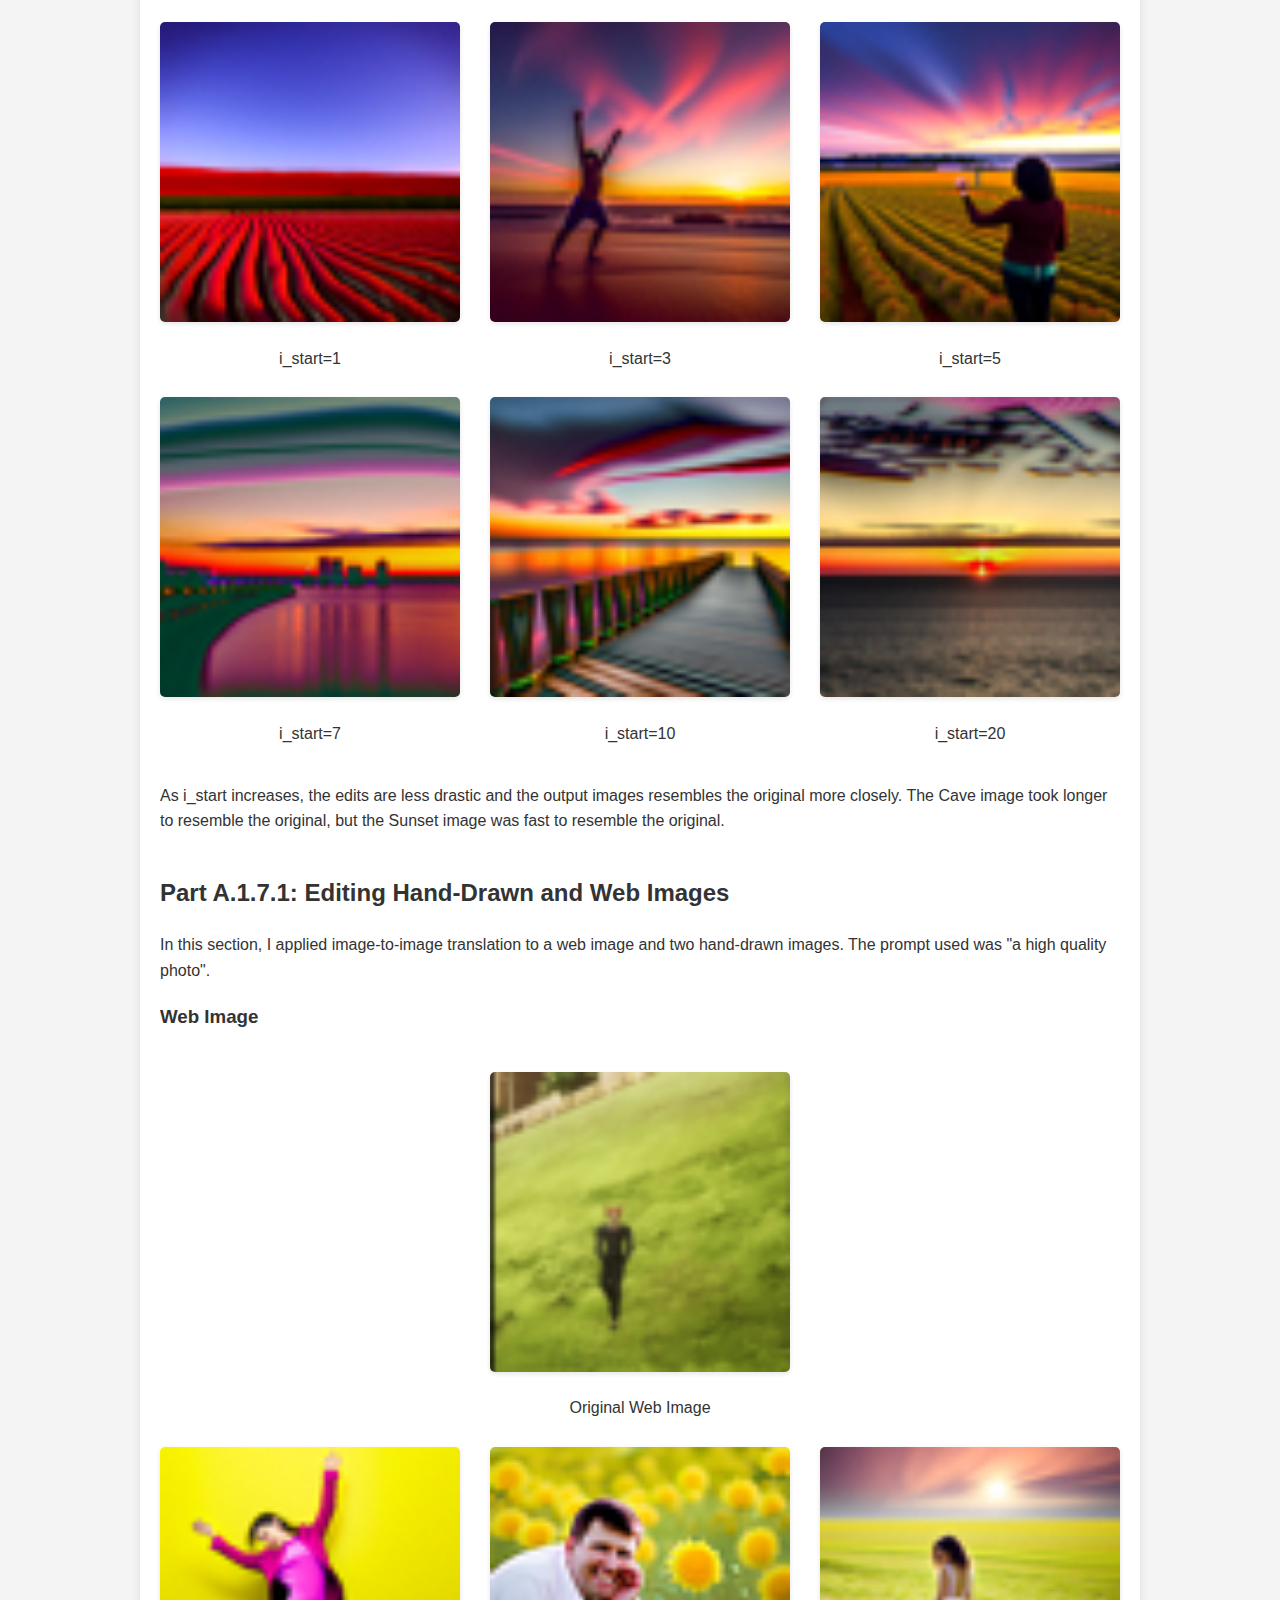
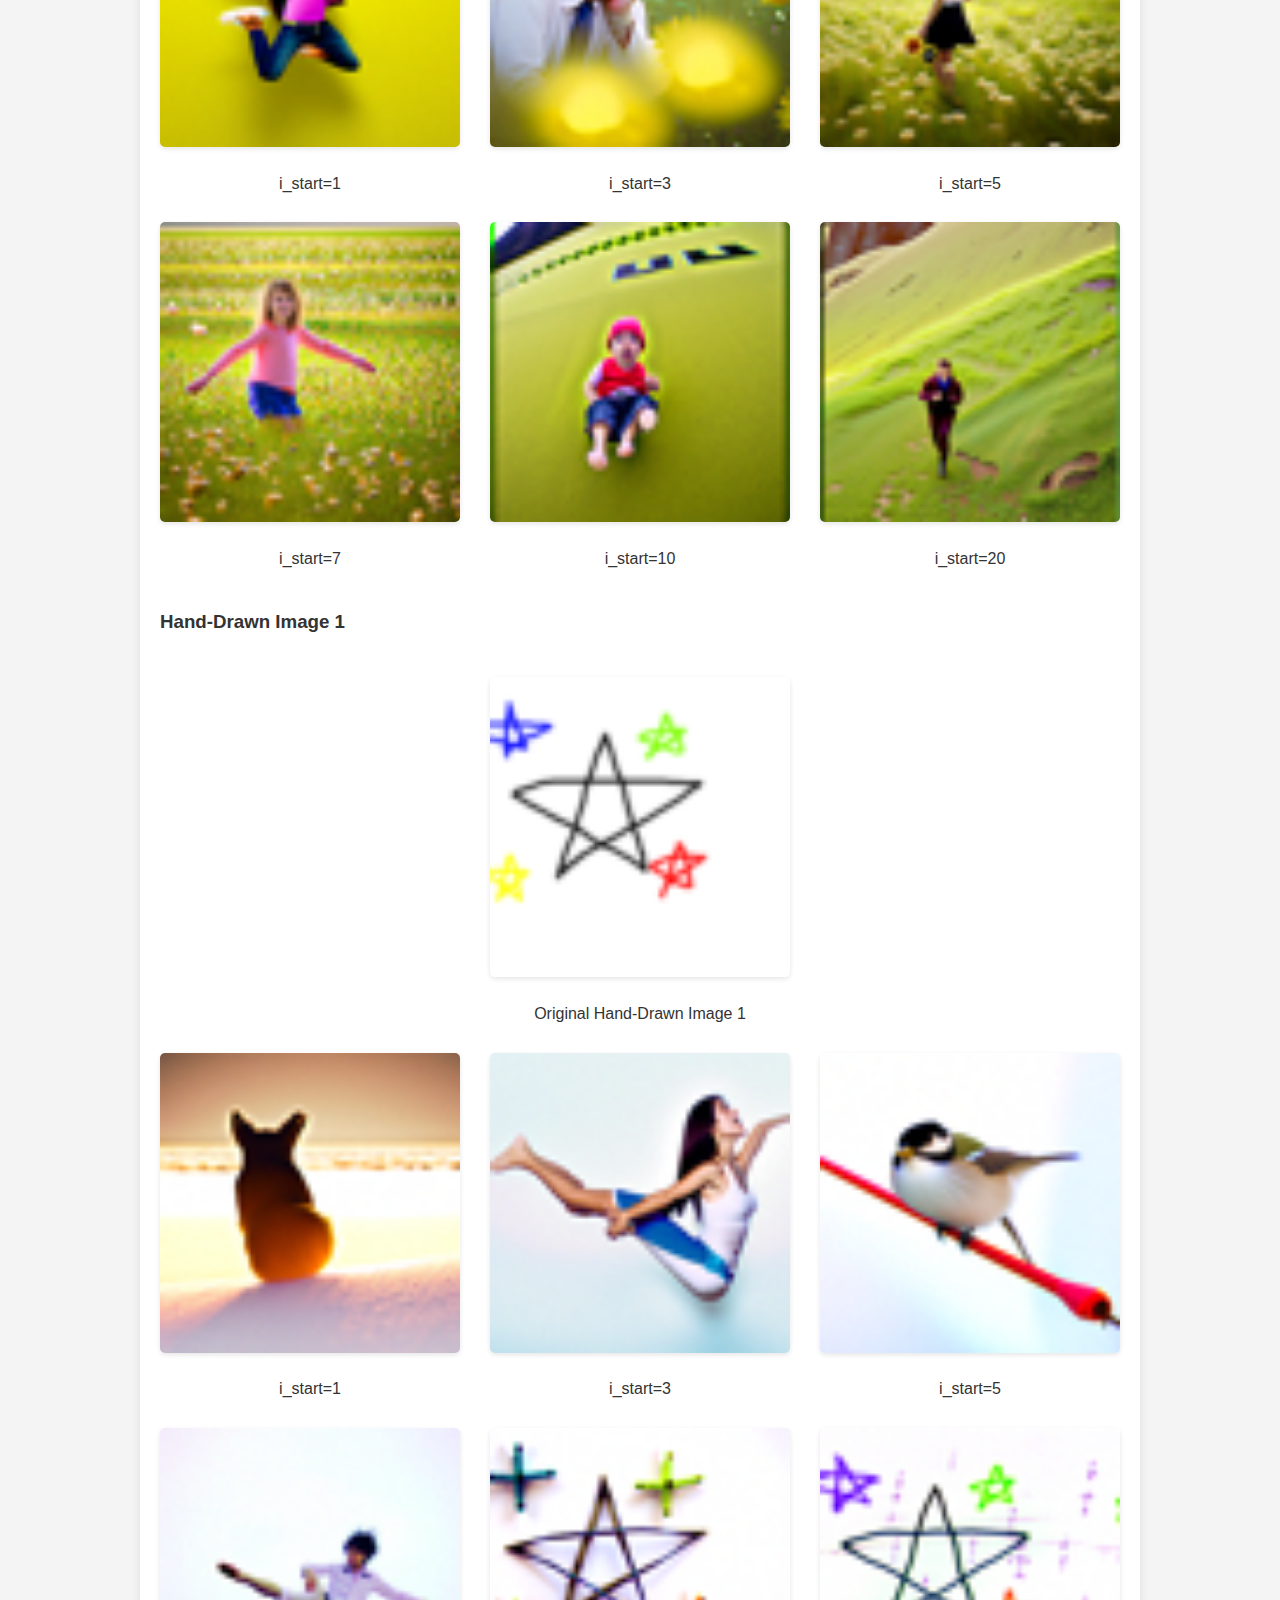
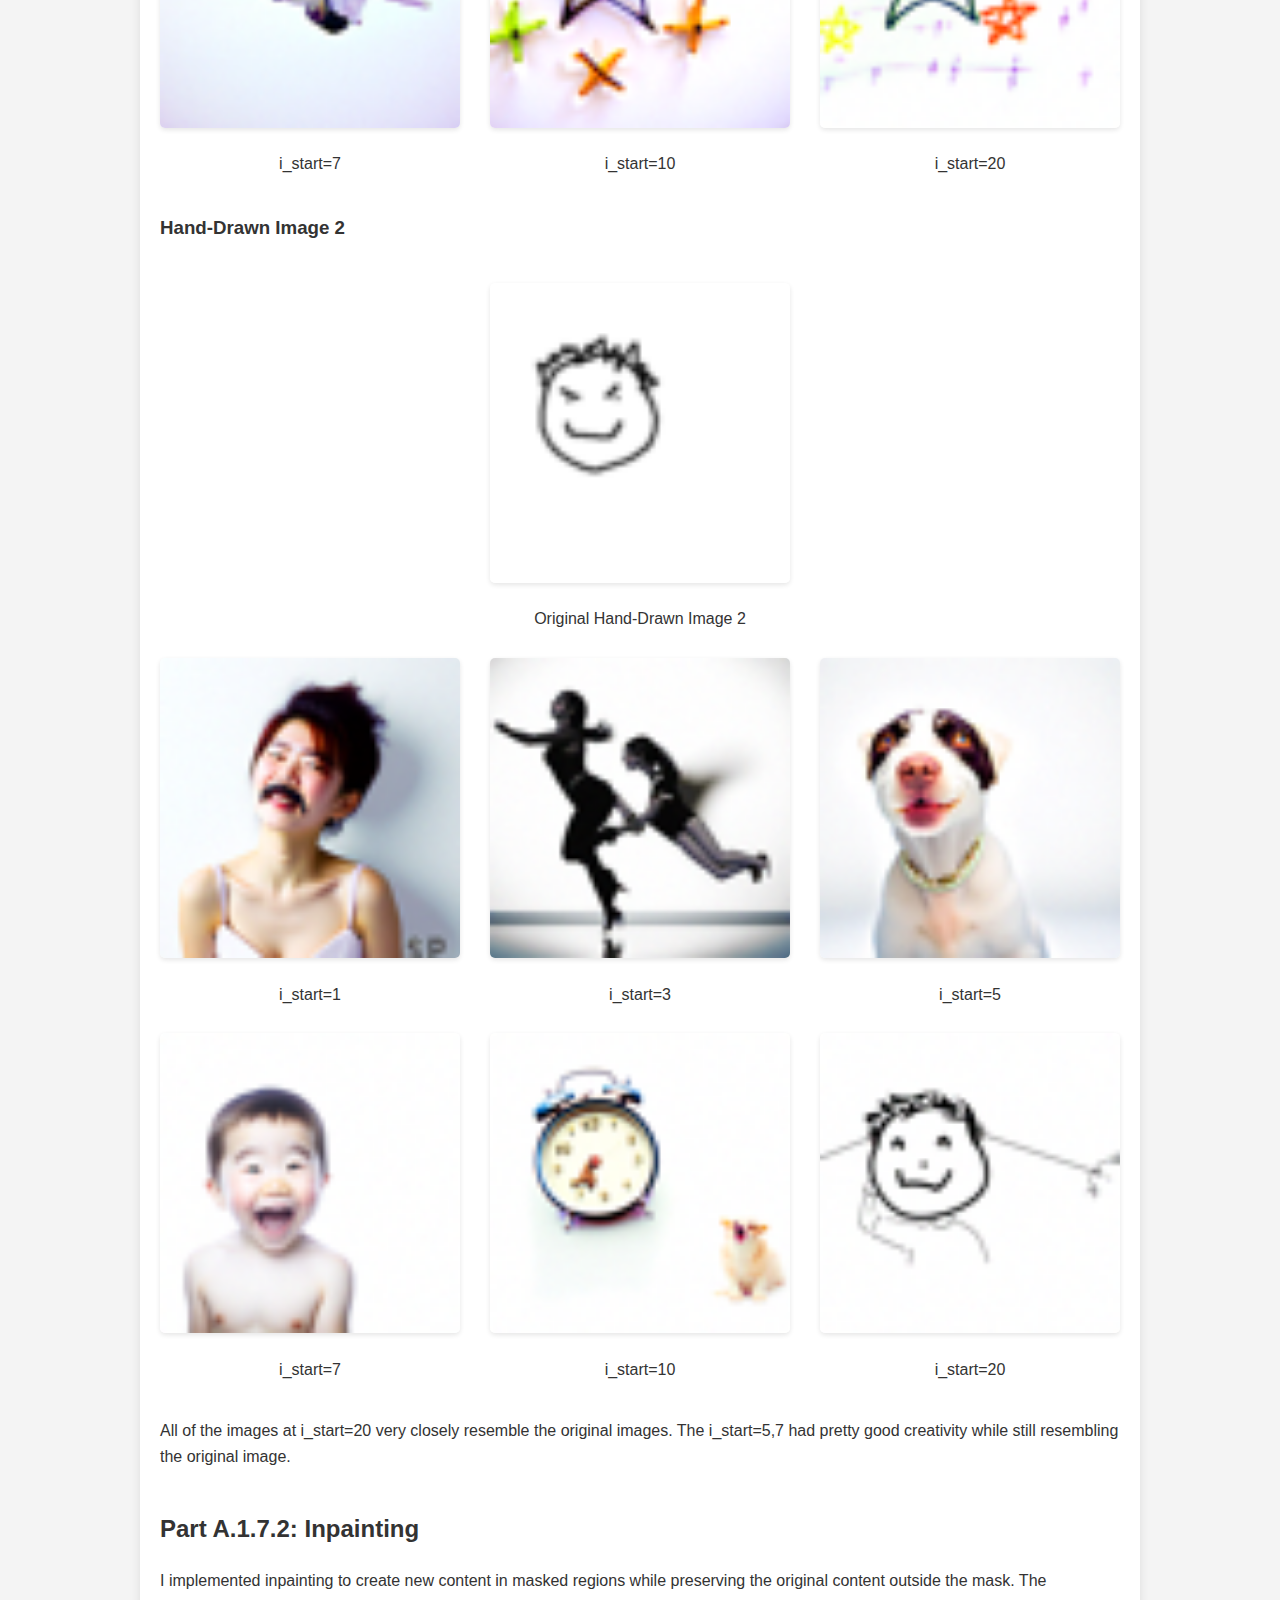
<file: proj5/index.html>
<!DOCTYPE html>
<html lang="en">
  <head>
    <meta charset="UTF-8" />
    <meta name="viewport" content="width=device-width, initial-scale=1.0" />
    <title>CS 180 Portfolio: Project 5</title>
    <link rel="stylesheet" href="../style.css" />
  </head>
  <body>
    <header>
      <h1>Alex Luu's CS 180 Project Portfolio</h1>
      <h2>Project 5: Fun With Diffusion Models!</h2>
    </header>
    <main class="project-content">
      <p class="back-home"><a href="../index.html">&larr; Back to Home</a></p>

      <div class="section">
        <h2>Part A: The Power of Diffusion Models!</h2>
        <p>
          In this part of the project, I explored the DeepFloyd IF diffusion
          model by testing different prompts, implementing sampling loops, and
          using them for other tasks like image-to-image translation.
        </p>
        <p><strong>Random Seed Used: 100</strong></p>
      </div>

      <div class="section">
        <h2>Part A.0: Play with the Model using Your Own Text Prompts</h2>
        <p>
          I experimented with the DeepFloyd diffusion model using custom text
          prompts. I created various text prompts and generated their embedding
          using the provided tool. Below are three of the prompts and their
          results generated using different numbers of inference steps.
        </p>
        <p>
          <strong
            >Prompt 1: "a realistic image of lion resting under a tree at
            sunset"</strong
          >
        </p>
        <p>
          <strong
            >Prompt 2: "an artistic watercolor painting of the golden gate
            bridge at sunset"</strong
          >
        </p>
        <p>
          <strong
            >Prompt 3: "a realistic image of a emperor sitting in a golden
            palace"</strong
          >
        </p>

        <div class="flex-column">
          <div class="flex-row">
            <div>
              <img
                src="images_partA/a realistic image of lion resting under a tree at sunset_20.jpg"
                alt="Lion 20 steps"
                style="height: 300px"
              />
              <p>Prompt 1, 20 inference steps</p>
            </div>
            <div>
              <img
                src="images_partA/an artistic watercolor painting of the golden gate bridge at sunset_20.jpg"
                alt="Bridge 20 steps"
                style="height: 300px"
              />
              <p>Prompt 2, 20 inference steps</p>
            </div>
            <div>
              <img
                src="images_partA/a realistic image of a emperor sitting in a golden palace_20.jpg"
                alt="Emperor 20 steps"
                style="height: 300px"
              />
              <p>Prompt 3, 20 inference steps</p>
            </div>
          </div>
          <div class="flex-row">
            <div>
              <img
                src="images_partA/a realistic image of lion resting under a tree at sunset_200.jpg"
                alt="Lion 200 steps"
                style="height: 300px"
              />
              <p>Prompt 1, 200 inference steps</p>
            </div>
            <div>
              <img
                src="images_partA/an artistic watercolor painting of the golden gate bridge at sunset_200.jpg"
                alt="Bridge 200 steps"
                style="height: 300px"
              />
              <p>Prompt 2, 200 inference steps</p>
            </div>
            <div>
              <img
                src="images_partA/a realistic image of a emperor sitting in a golden palace_200.jpg"
                alt="Emperor 200 steps"
                style="height: 300px"
              />
              <p>Prompt 3, 200 inference steps</p>
            </div>
          </div>
        </div>

        <p>
          Generally, the images improve in quality with more inference steps.
          For prompt 1, the image is very realistic at 20 iterations, but at
          200, it becomes more cartoon-like. However, it also fixes the sunlight
          issue, which could be the reason it does not follow the realism given
          in the prompt. The model did really good for prompt 2 and 3 as it is
          able to capture exactly what the prompt asks. For both, the 200 step
          images have more detail.
        </p>
      </div>

      <div class="section">
        <h2>Part A.1.1: Implementing the Forward Process</h2>
        <p>
          The forward process adds noise to a clean image according to the
          provided formula, using the model parameters. I implemented this
          forward process and applied it to the Campanile image at different
          noise levels. The formula is:
        </p>
        <p style="text-align: center; font-style: italic">
          xₜ = √(ᾱₜ) · x₀ + √(1 - ᾱₜ) · ε
        </p>
        <p>
          where ε is random noise sampled from a standard normal distribution,
          and ᾱₜ (alpha_cumprod) is a noise schedule parameter. As expected, the
          image becomes progressively noisier as t increases.
        </p>

        <div class="flex-column">
          <div>
            <img
              src="images_partA/part_A.1.1_original.jpg"
              alt="Original Campanile"
              style="height: 300px"
            />
            <p>Original Campanile</p>
          </div>
          <div class="flex-row">
            <div>
              <img
                src="images_partA/part_A.1.1_250.jpg"
                alt="Noisy Campanile t=250"
                style="height: 300px"
              />
              <p>Noisy Campanile (t=250)</p>
            </div>
            <div>
              <img
                src="images_partA/part_A.1.1_500.jpg"
                alt="Noisy Campanile t=500"
                style="height: 300px"
              />
              <p>Noisy Campanile (t=500)</p>
            </div>
            <div>
              <img
                src="images_partA/part_A.1.1_750.jpg"
                alt="Noisy Campanile t=750"
                style="height: 300px"
              />
              <p>Noisy Campanile (t=750)</p>
            </div>
          </div>
        </div>
      </div>

      <div class="section">
        <h2>Part A.1.2: Classical Denoising</h2>
        <p>
          I attempted to denoise the noisy Campanile images using Gaussian blur
          filtering. This classical approach struggles to recover the original
          image. The Gaussian blur can smooth out some noise but cannot
          reconstruct lost details or structure.
        </p>

        <div class="flex-column">
          <div class="flex-row">
            <div>
              <img
                src="images_partA/part_A.1.1_250.jpg"
                alt="Noisy t=250"
                style="height: 300px"
              />
              <p>Noisy (t=250)</p>
            </div>
            <div>
              <img
                src="images_partA/part_A.1.1_500.jpg"
                alt="Noisy t=500"
                style="height: 300px"
              />
              <p>Noisy (t=500)</p>
            </div>
            <div>
              <img
                src="images_partA/part_A.1.1_750.jpg"
                alt="Noisy t=750"
                style="height: 300px"
              />
              <p>Noisy (t=750)</p>
            </div>
          </div>
          <div class="flex-row">
            <div>
              <img
                src="images_partA/part_A.1.2_250.jpg"
                alt="Gaussian blur t=250"
                style="height: 300px"
              />
              <p>Gaussian Blur Denoising (t=250)</p>
            </div>
            <div>
              <img
                src="images_partA/part_A.1.2_500.jpg"
                alt="Gaussian blur t=500"
                style="height: 300px"
              />
              <p>Gaussian Blur Denoising (t=500)</p>
            </div>
            <div>
              <img
                src="images_partA/part_A.1.2_750.jpg"
                alt="Gaussian blur t=750"
                style="height: 300px"
              />
              <p>Gaussian Blur Denoising (t=750)</p>
            </div>
          </div>
        </div>
      </div>

      <div class="section">
        <h2>Part A.1.3: One-Step Denoising</h2>
        <p>
          Using the pretrained diffusion model, I performed one-step denoising
          by estimating the noise in the image and removing it to recover the
          original. Since the model requires a text embedding, I used "a high
          quality photo". The UNet predicts the noise ε, and we can estimate x₀
          using:
        </p>
        <p style="text-align: center; font-style: italic">
          x̂₀ = (xₜ - √(1 - ᾱₜ) · ε) / √(ᾱₜ)
        </p>

        <div class="flex-column">
          <div class="flex-row">
            <div>
              <img
                src="images_partA/part_A.1.1_250.jpg"
                alt="Noisy t=250"
                style="height: 300px"
              />
              <p>Noisy (t=250)</p>
            </div>
            <div>
              <img
                src="images_partA/part_A.1.1_500.jpg"
                alt="Noisy t=500"
                style="height: 300px"
              />
              <p>Noisy (t=500)</p>
            </div>
            <div>
              <img
                src="images_partA/part_A.1.1_750.jpg"
                alt="Noisy t=750"
                style="height: 300px"
              />
              <p>Noisy (t=750)</p>
            </div>
          </div>
          <div class="flex-row">
            <div>
              <img
                src="images_partA/part_A.1.3_250.jpg"
                alt="One-step denoised t=250"
                style="height: 300px"
              />
              <p>One-Step Denoised (t=250)</p>
            </div>
            <div>
              <img
                src="images_partA/part_A.1.3_500.jpg"
                alt="One-step denoised t=500"
                style="height: 300px"
              />
              <p>One-Step Denoised (t=500)</p>
            </div>
            <div>
              <img
                src="images_partA/part_A.1.3_750.jpg"
                alt="One-step denoised t=750"
                style="height: 300px"
              />
              <p>One-Step Denoised (t=750)</p>
            </div>
          </div>
          <div>
            <img
              src="images_partA/part_A.1.1_original.jpg"
              alt="Original Campanile"
              style="height: 300px"
            />
            <p>Original Campanile</p>
          </div>
        </div>

        <p>
          The diffusion model does a much better job than Gaussian blur,
          producing more natural-looking images. However, quality degrades at
          higher noise levels, as one-step denoising becomes more challenging
          with more noise.
        </p>
      </div>

      <div class="section">
        <h2>Part A.1.4: Iterative Denoising</h2>
        <p>
          Instead of denoising in a single step, diffusion models are designed
          to denoise iteratively. I implemented the iterative denoising loop
          using strided timesteps (starting at t=990, stride of 30). At each
          step, we denoise from timestep t to a slightly less noisy timestep t',
          following the provided formula that relies on x̂₀. This formula can be
          thought of as a linear interplotation between the one-shot prediction
          and the current noisy image.
        </p>

        <h3>Denoising Progression</h3>
        <div class="flex-column">
          <div class="flex-row">
            <div>
              <img
                src="images_partA/part_A.1.4_iterative_690.jpg"
                alt="Iterative t=690"
                style="height: 300px"
              />
              <p>t=690</p>
            </div>
            <div>
              <img
                src="images_partA/part_A.1.4_iterative_540.jpg"
                alt="Iterative t=540"
                style="height: 300px"
              />
              <p>t=540</p>
            </div>
            <div>
              <img
                src="images_partA/part_A.1.4_iterative_390.jpg"
                alt="Iterative t=390"
                style="height: 300px"
              />
              <p>t=390</p>
            </div>
          </div>
          <div class="flex-row">
            <div>
              <img
                src="images_partA/part_A.1.4_iterative_240.jpg"
                alt="Iterative t=240"
                style="height: 300px"
              />
              <p>t=240</p>
            </div>
            <div>
              <img
                src="images_partA/part_A.1.4_iterative_90.jpg"
                alt="Iterative t=90"
                style="height: 300px"
              />
              <p>t=90</p>
            </div>
          </div>
        </div>

        <h3>Comparison: Iterative vs One-Step vs Gaussian Blur</h3>
        <div class="flex-column">
          <div class="flex-row">
            <div>
              <img
                src="images_partA/part_A.1.4_iterative.jpg"
                alt="Iterative denoised"
                style="height: 300px"
              />
              <p>Iterative Denoising</p>
            </div>
            <div>
              <img
                src="images_partA/part_A.1.4_onestep.jpg"
                alt="One-step denoised"
                style="height: 300px"
              />
              <p>One-Step Denoising</p>
            </div>
            <div>
              <img
                src="images_partA/part_A.1.4_gaussian.jpg"
                alt="Gaussian blur"
                style="height: 300px"
              />
              <p>Gaussian Blur Denoising</p>
            </div>
          </div>
        </div>

        <p>
          Iterative denoising produces the best result and the gaussian produces
          the worst. Although iterative denoising does produce some artifacts
          not in the original image, it is more sharp compared to the one-step.
          It recovers better details, like the trees.
        </p>
      </div>

      <div class="section">
        <h2>Part A.1.5: Diffusion Model Sampling</h2>
        <p>
          I generated images from scratch by starting with pure random noise
          (sampled from a Gaussian distribution) and iteratively denoising it
          using the prompt "a high quality photo".
        </p>

        <div class="flex-column">
          <div class="flex-row">
            <div>
              <img
                src="images_partA/part_A.1.5_im1.jpg"
                alt="Sample 1"
                style="height: 300px"
              />
              <p>Sample 1</p>
            </div>
            <div>
              <img
                src="images_partA/part_A.1.5_im2.jpg"
                alt="Sample 2"
                style="height: 300px"
              />
              <p>Sample 2</p>
            </div>
            <div>
              <img
                src="images_partA/part_A.1.5_im3.jpg"
                alt="Sample 3"
                style="height: 300px"
              />
              <p>Sample 3</p>
            </div>
          </div>
          <div class="flex-row">
            <div>
              <img
                src="images_partA/part_A.1.5_im4.jpg"
                alt="Sample 4"
                style="height: 300px"
              />
              <p>Sample 4</p>
            </div>
            <div>
              <img
                src="images_partA/part_A.1.5_im5.jpg"
                alt="Sample 5"
                style="height: 300px"
              />
              <p>Sample 5</p>
            </div>
          </div>
        </div>
      </div>

      <div class="section">
        <h2>Part A.1.6: Classifier-Free Guidance (CFG)</h2>
        <p>
          To improve image quality (at the expense of diversity), I implemented
          Classifier-Free Guidance. CFG computes both conditional and
          unconditional noise estimates and combines them using:
        </p>
        <p style="text-align: center; font-style: italic">
          ε = ε_u + γ · (ε_c - ε_u)
        </p>
        <p>
          where γ is the CFG scale (I used γ=7), ε_c is the conditional noise
          estimate, and ε_u is the unconditional noise estimate.
        </p>

        <div class="flex-column">
          <div class="flex-row">
            <div>
              <img
                src="images_partA/part_A.1.6_im1.jpg"
                alt="CFG Sample 1"
                style="height: 300px"
              />
              <p>Sample 1 with CFG</p>
            </div>
            <div>
              <img
                src="images_partA/part_A.1.6_im2.jpg"
                alt="CFG Sample 2"
                style="height: 300px"
              />
              <p>Sample 2 with CFG</p>
            </div>
            <div>
              <img
                src="images_partA/part_A.1.6_im3.jpg"
                alt="CFG Sample 3"
                style="height: 300px"
              />
              <p>Sample 3 with CFG</p>
            </div>
          </div>
          <div class="flex-row">
            <div>
              <img
                src="images_partA/part_A.1.6_im4.jpg"
                alt="CFG Sample 4"
                style="height: 300px"
              />
              <p>Sample 4 with CFG</p>
            </div>
            <div>
              <img
                src="images_partA/part_A.1.6_im5.jpg"
                alt="CFG Sample 5"
                style="height: 300px"
              />
              <p>Sample 5 with CFG</p>
            </div>
          </div>
        </div>
      </div>

      <div class="section">
        <h2>Part A.1.7.0: Image-to-image Translation</h2>
        <p>
          In this section, I took a real image, adds noise to it, and then
          denoise it. The amount of noise determines the strength of the edit.
          Less noise added means a smaller edit. I used the prompt "a high
          quality photo".
        </p>

        <h3>Campanile</h3>
        <div class="flex-column">
          <div class="flex-row">
            <div>
              <img
                src="images_partA/part_A.1.7.0_campanile_960.jpg"
                alt="Campanile i_start=1"
                style="height: 300px"
              />
              <p>i_start=1</p>
            </div>
            <div>
              <img
                src="images_partA/part_A.1.7.0_campanile_900.jpg"
                alt="Campanile i_start=3"
                style="height: 300px"
              />
              <p>i_start=3</p>
            </div>
            <div>
              <img
                src="images_partA/part_A.1.7.0_campanile_840.jpg"
                alt="Campanile i_start=5"
                style="height: 300px"
              />
              <p>i_start=5</p>
            </div>
          </div>
          <div class="flex-row">
            <div>
              <img
                src="images_partA/part_A.1.7.0_campanile_780.jpg"
                alt="Campanile i_start=7"
                style="height: 300px"
              />
              <p>i_start=7</p>
            </div>
            <div>
              <img
                src="images_partA/part_A.1.7.0_campanile_690.jpg"
                alt="Campanile i_start=10"
                style="height: 300px"
              />
              <p>i_start=10</p>
            </div>
            <div>
              <img
                src="images_partA/part_A.1.7.0_campanile_390.jpg"
                alt="Campanile i_start=20"
                style="height: 300px"
              />
              <p>i_start=20</p>
            </div>
          </div>
        </div>

        <h3>Cave</h3>
        <div class="flex-column">
          <div>
            <img
              src="images_partA/part_A.1.7.0_cave.jpg"
              alt="Original Cave"
              style="height: 300px"
            />
            <p>Original Cave Image</p>
          </div>
          <div class="flex-row">
            <div>
              <img
                src="images_partA/part_A.1.7.0_cave_960.jpg"
                alt="Cave i_start=1"
                style="height: 300px"
              />
              <p>i_start=1</p>
            </div>
            <div>
              <img
                src="images_partA/part_A.1.7.0_cave_900.jpg"
                alt="Cave i_start=3"
                style="height: 300px"
              />
              <p>i_start=3</p>
            </div>
            <div>
              <img
                src="images_partA/part_A.1.7.0_cave_840.jpg"
                alt="Cave i_start=5"
                style="height: 300px"
              />
              <p>i_start=5</p>
            </div>
          </div>
          <div class="flex-row">
            <div>
              <img
                src="images_partA/part_A.1.7.0_cave_780.jpg"
                alt="Cave i_start=7"
                style="height: 300px"
              />
              <p>i_start=7</p>
            </div>
            <div>
              <img
                src="images_partA/part_A.1.7.0_cave_690.jpg"
                alt="Cave i_start=10"
                style="height: 300px"
              />
              <p>i_start=10</p>
            </div>
            <div>
              <img
                src="images_partA/part_A.1.7.0_cave_390.jpg"
                alt="Cave i_start=20"
                style="height: 300px"
              />
              <p>i_start=20</p>
            </div>
          </div>
        </div>

        <h3>Sunset</h3>
        <div class="flex-column">
          <div>
            <img
              src="images_partA/part_A.1.7.0_sunset.jpg"
              alt="Original Sunset"
              style="height: 300px"
            />
            <p>Original Sunset Image</p>
          </div>
          <div class="flex-row">
            <div>
              <img
                src="images_partA/part_A.1.7.0_sunset_960.jpg"
                alt="Sunset i_start=1"
                style="height: 300px"
              />
              <p>i_start=1</p>
            </div>
            <div>
              <img
                src="images_partA/part_A.1.7.0_sunset_900.jpg"
                alt="Sunset i_start=3"
                style="height: 300px"
              />
              <p>i_start=3</p>
            </div>
            <div>
              <img
                src="images_partA/part_A.1.7.0_sunset_840.jpg"
                alt="Sunset i_start=5"
                style="height: 300px"
              />
              <p>i_start=5</p>
            </div>
          </div>
          <div class="flex-row">
            <div>
              <img
                src="images_partA/part_A.1.7.0_sunset_780.jpg"
                alt="Sunset i_start=7"
                style="height: 300px"
              />
              <p>i_start=7</p>
            </div>
            <div>
              <img
                src="images_partA/part_A.1.7.0_sunset_690.jpg"
                alt="Sunset i_start=10"
                style="height: 300px"
              />
              <p>i_start=10</p>
            </div>
            <div>
              <img
                src="images_partA/part_A.1.7.0_sunset_390.jpg"
                alt="Sunset i_start=20"
                style="height: 300px"
              />
              <p>i_start=20</p>
            </div>
          </div>
        </div>

        <p>
          As i_start increases, the edits are less drastic and the output images
          resembles the original more closely. The Cave image took longer to
          resemble the original, but the Sunset image was fast to resemble the
          original.
        </p>
      </div>

      <div class="section">
        <h2>Part A.1.7.1: Editing Hand-Drawn and Web Images</h2>
        <p>
          In this section, I applied image-to-image translation to a web image
          and two hand-drawn images. The prompt used was "a high quality photo".
        </p>

        <h3>Web Image</h3>
        <div class="flex-column">
          <div>
            <img
              src="images_partA/part_A.1.7.1_web.jpg"
              alt="Original web image"
              style="height: 300px"
            />
            <p>Original Web Image</p>
          </div>
          <div class="flex-row">
            <div>
              <img
                src="images_partA/part_A.1.7.1_web_960.jpg"
                alt="Web image i_start=1"
                style="height: 300px"
              />
              <p>i_start=1</p>
            </div>
            <div>
              <img
                src="images_partA/part_A.1.7.1_web_900.jpg"
                alt="Web image i_start=3"
                style="height: 300px"
              />
              <p>i_start=3</p>
            </div>
            <div>
              <img
                src="images_partA/part_A.1.7.1_web_840.jpg"
                alt="Web image i_start=5"
                style="height: 300px"
              />
              <p>i_start=5</p>
            </div>
          </div>
          <div class="flex-row">
            <div>
              <img
                src="images_partA/part_A.1.7.1_web_780.jpg"
                alt="Web image i_start=7"
                style="height: 300px"
              />
              <p>i_start=7</p>
            </div>
            <div>
              <img
                src="images_partA/part_A.1.7.1_web_690.jpg"
                alt="Web image i_start=10"
                style="height: 300px"
              />
              <p>i_start=10</p>
            </div>
            <div>
              <img
                src="images_partA/part_A.1.7.1_web_390.jpg"
                alt="Web image i_start=20"
                style="height: 300px"
              />
              <p>i_start=20</p>
            </div>
          </div>
        </div>

        <h3>Hand-Drawn Image 1</h3>
        <div class="flex-column">
          <div>
            <img
              src="images_partA/part_A.1.7.1_draw1.jpg"
              alt="Original hand-drawn image 1"
              style="height: 300px"
            />
            <p>Original Hand-Drawn Image 1</p>
          </div>
          <div class="flex-row">
            <div>
              <img
                src="images_partA/part_A.1.7.1_draw1_960.jpg"
                alt="Draw1 i_start=1"
                style="height: 300px"
              />
              <p>i_start=1</p>
            </div>
            <div>
              <img
                src="images_partA/part_A.1.7.1_draw1_900.jpg"
                alt="Draw1 i_start=3"
                style="height: 300px"
              />
              <p>i_start=3</p>
            </div>
            <div>
              <img
                src="images_partA/part_A.1.7.1_draw1_840.jpg"
                alt="Draw1 i_start=5"
                style="height: 300px"
              />
              <p>i_start=5</p>
            </div>
          </div>
          <div class="flex-row">
            <div>
              <img
                src="images_partA/part_A.1.7.1_draw1_780.jpg"
                alt="Draw1 i_start=7"
                style="height: 300px"
              />
              <p>i_start=7</p>
            </div>
            <div>
              <img
                src="images_partA/part_A.1.7.1_draw1_690.jpg"
                alt="Draw1 i_start=10"
                style="height: 300px"
              />
              <p>i_start=10</p>
            </div>
            <div>
              <img
                src="images_partA/part_A.1.7.1_draw1_390.jpg"
                alt="Draw1 i_start=20"
                style="height: 300px"
              />
              <p>i_start=20</p>
            </div>
          </div>
        </div>

        <h3>Hand-Drawn Image 2</h3>
        <div class="flex-column">
          <div>
            <img
              src="images_partA/part_A.1.7.1_draw2.jpg"
              alt="Original hand-drawn image 2"
              style="height: 300px"
            />
            <p>Original Hand-Drawn Image 2</p>
          </div>
          <div class="flex-row">
            <div>
              <img
                src="images_partA/part_A.1.7.1_draw2_960.jpg"
                alt="Draw2 i_start=1"
                style="height: 300px"
              />
              <p>i_start=1</p>
            </div>
            <div>
              <img
                src="images_partA/part_A.1.7.1_draw2_900.jpg"
                alt="Draw2 i_start=3"
                style="height: 300px"
              />
              <p>i_start=3</p>
            </div>
            <div>
              <img
                src="images_partA/part_A.1.7.1_draw2_840.jpg"
                alt="Draw2 i_start=5"
                style="height: 300px"
              />
              <p>i_start=5</p>
            </div>
          </div>
          <div class="flex-row">
            <div>
              <img
                src="images_partA/part_A.1.7.1_draw2_780.jpg"
                alt="Draw2 i_start=7"
                style="height: 300px"
              />
              <p>i_start=7</p>
            </div>
            <div>
              <img
                src="images_partA/part_A.1.7.1_draw2_690.jpg"
                alt="Draw2 i_start=10"
                style="height: 300px"
              />
              <p>i_start=10</p>
            </div>
            <div>
              <img
                src="images_partA/part_A.1.7.1_draw2_390.jpg"
                alt="Draw2 i_start=20"
                style="height: 300px"
              />
              <p>i_start=20</p>
            </div>
          </div>
        </div>
        <p>
          All of the images at i_start=20 very closely resemble the original
          images. The i_start=5,7 had pretty good creativity while still
          resembling the original image.
        </p>
      </div>

      <div class="section">
        <h2>Part A.1.7.2: Inpainting</h2>
        <p>
          I implemented inpainting to create new content in masked regions while
          preserving the original content outside the mask. The technique works
          by running the diffusion denoising loop, but at every step after
          obtaining x_(t), we "force" x_(t) to match the original image (with
          noise t) in regions where the mask is 0:
        </p>
        <p style="text-align: center; font-style: italic">
          x_(t) = m · x_(t) + (1 - m) · forward(x_orig, t)
        </p>

        <h3>Campanile Inpainting</h3>
        <div class="flex-column">
          <div class="flex-row">
            <div>
              <img
                src="images_partA/part_A.1.7.2_campanille_mask.jpg"
                alt="Campanile mask"
                style="height: 300px"
              />
              <p>Edit Mask</p>
            </div>
            <div>
              <img
                src="images_partA/part_A.1.7.2_campanille_mask_replace.jpg"
                alt="Campanile area to fill"
                style="height: 300px"
              />
              <p>Area to fill</p>
            </div>
            <div>
              <img
                src="images_partA/part_A.1.7.2_campanile.jpg"
                alt="Inpainted Campanile"
                style="height: 300px"
              />
              <p>Inpainted Result</p>
            </div>
          </div>
        </div>

        <h3>Cave Inpainting</h3>
        <div class="flex-column">
          <div class="flex-row">
            <div>
              <img
                src="images_partA/part_A.1.7.2_cave_mask.jpg"
                alt="Cave mask"
                style="height: 300px"
              />
              <p>Edit Mask</p>
            </div>
            <div>
              <img
                src="images_partA/part_A.1.7.2_cave_mask_replace.jpg"
                alt="Cave area to fill"
                style="height: 300px"
              />
              <p>Area to fill</p>
            </div>
            <div>
              <img
                src="images_partA/part_A.1.7.2_cave.jpg"
                alt="Inpainted Cave"
                style="height: 300px"
              />
              <p>Inpainted Result</p>
            </div>
          </div>
        </div>

        <h3>Sunset Inpainting</h3>
        <div class="flex-column">
          <div class="flex-row">
            <div>
              <img
                src="images_partA/part_A.1.7.2_sunset_mask.jpg"
                alt="Sunset mask"
                style="height: 300px"
              />
              <p>Edit Mask</p>
            </div>
            <div>
              <img
                src="images_partA/part_A.1.7.2_sunset_mask_replace.jpg"
                alt="Sunset area to fill"
                style="height: 300px"
              />
              <p>Area to fill</p>
            </div>
            <div>
              <img
                src="images_partA/part_A.1.7.2_sunset.jpg"
                alt="Inpainted Sunset"
                style="height: 300px"
              />
              <p>Inpainted Result</p>
            </div>
          </div>
        </div>
      </div>

      <div class="section">
        <h2>Part A.1.7.3: Text-Conditional Image-to-Image Translation</h2>
        <p>
          In this section, I guide the image projection with custom text
          prompts. This allows for language-based control over the
          transformation, projecting images onto specific concepts described by
          the prompts while maintaining some characteristics of the original
          image.
        </p>

        <h3>
          Campanile with Prompt: "a realistic image of a student studying under
          stress"
        </h3>
        <div class="flex-column">
          <div class="flex-row">
            <div>
              <img
                src="images_partA/part_A.1.7.3_campanile_960.jpg"
                alt="Campanile i_start=1"
                style="height: 300px"
              />
              <p>i_start=1</p>
            </div>
            <div>
              <img
                src="images_partA/part_A.1.7.3_campanile_900.jpg"
                alt="Campanile i_start=3"
                style="height: 300px"
              />
              <p>i_start=3</p>
            </div>
            <div>
              <img
                src="images_partA/part_A.1.7.3_campanile_840.jpg"
                alt="Campanile i_start=5"
                style="height: 300px"
              />
              <p>i_start=5</p>
            </div>
          </div>
          <div class="flex-row">
            <div>
              <img
                src="images_partA/part_A.1.7.3_campanile_780.jpg"
                alt="Campanile i_start=7"
                style="height: 300px"
              />
              <p>i_start=7</p>
            </div>
            <div>
              <img
                src="images_partA/part_A.1.7.3_campanile_690.jpg"
                alt="Campanile i_start=10"
                style="height: 300px"
              />
              <p>i_start=10</p>
            </div>
            <div>
              <img
                src="images_partA/part_A.1.7.3_campanile_390.jpg"
                alt="Campanile i_start=20"
                style="height: 300px"
              />
              <p>i_start=20</p>
            </div>
          </div>
        </div>

        <h3>
          Cave with Prompt: "an artistic oil painting of a lighthouse in the
          middle of the sea"
        </h3>
        <div class="flex-column">
          <div class="flex-row">
            <div>
              <img
                src="images_partA/part_A.1.7.3_cave_960.jpg"
                alt="Cave i_start=1"
                style="height: 300px"
              />
              <p>i_start=1</p>
            </div>
            <div>
              <img
                src="images_partA/part_A.1.7.3_cave_900.jpg"
                alt="Cave i_start=3"
                style="height: 300px"
              />
              <p>i_start=3</p>
            </div>
            <div>
              <img
                src="images_partA/part_A.1.7.3_cave_840.jpg"
                alt="Cave i_start=5"
                style="height: 300px"
              />
              <p>i_start=5</p>
            </div>
          </div>
          <div class="flex-row">
            <div>
              <img
                src="images_partA/part_A.1.7.3_cave_780.jpg"
                alt="Cave i_start=7"
                style="height: 300px"
              />
              <p>i_start=7</p>
            </div>
            <div>
              <img
                src="images_partA/part_A.1.7.3_cave_690.jpg"
                alt="Cave i_start=10"
                style="height: 300px"
              />
              <p>i_start=10</p>
            </div>
            <div>
              <img
                src="images_partA/part_A.1.7.3_cave_390.jpg"
                alt="Cave i_start=20"
                style="height: 300px"
              />
              <p>i_start=20</p>
            </div>
          </div>
        </div>

        <h3>Sunset with Prompt: "a realistic image of a peaceful fish pond"</h3>
        <div class="flex-column">
          <div class="flex-row">
            <div>
              <img
                src="images_partA/part_A.1.7.3_sunset_960.jpg"
                alt="Sunset i_start=1"
                style="height: 300px"
              />
              <p>i_start=1</p>
            </div>
            <div>
              <img
                src="images_partA/part_A.1.7.3_sunset_900.jpg"
                alt="Sunset i_start=3"
                style="height: 300px"
              />
              <p>i_start=3</p>
            </div>
            <div>
              <img
                src="images_partA/part_A.1.7.3_sunset_840.jpg"
                alt="Sunset i_start=5"
                style="height: 300px"
              />
              <p>i_start=5</p>
            </div>
          </div>
          <div class="flex-row">
            <div>
              <img
                src="images_partA/part_A.1.7.3_sunset_780.jpg"
                alt="Sunset i_start=7"
                style="height: 300px"
              />
              <p>i_start=7</p>
            </div>
            <div>
              <img
                src="images_partA/part_A.1.7.3_sunset_690.jpg"
                alt="Sunset i_start=10"
                style="height: 300px"
              />
              <p>i_start=10</p>
            </div>
            <div>
              <img
                src="images_partA/part_A.1.7.3_sunset_390.jpg"
                alt="Sunset i_start=20"
                style="height: 300px"
              />
              <p>i_start=20</p>
            </div>
          </div>
        </div>

        <p>
          At lower noise levels (higher i_start), the results more closely
          resemble the original images. At higher noise levels (lower i_start),
          the model has more freedom to interpret the text prompt, resulting in
          more dramatic transformations while still maintaining some structural
          elements from the original images.
        </p>
      </div>

      <div class="section">
        <h2>Part A.1.8: Visual Anagrams</h2>
        <p>
          In this section, I created optical illusions with diffusion models.
          These are images that appear as one scene normally, but reveal a
          completely different scene when flipped upside down. The technique
          works by denoising an image at step t with two different prompts
          simultaneously, one for the normal orientation and one for the flipped
          orientation. Then, I unflip it and average the noises.
        </p>

        <p>
          <strong>Prompt (upright):</strong> "a realistic image of a emperor
          sitting in a golden palace"<br />
          <strong>Prompt (upside down):</strong> "a realistic medieval knight in
          a medieval spaceship in space hovering over earth"
        </p>
        <div class="flex-column">
          <div class="flex-row">
            <div>
              <img
                src="images_partA/part_A.1.8_im1.jpg"
                alt="Visual anagram 1 upright"
                style="height: 300px"
              />
              <p>Upright View (Emperor)</p>
            </div>
            <div>
              <img
                src="images_partA/part_A.1.8_im1.jpg"
                alt="Visual anagram 1 flipped"
                style="height: 300px; transform: rotate(180deg)"
              />
              <p>Upside Down View (Medieval Knight Space)</p>
            </div>
          </div>
        </div>

        <p>
          <strong>Prompt (upright):</strong> "a realistic image of a student
          studying under stress"<br />
          <strong>Prompt (upside down):</strong> "a realistic image of a
          peaceful fish pond"
        </p>
        <div class="flex-column">
          <div class="flex-row">
            <div>
              <img
                src="images_partA/part_A.1.8_im2.jpg"
                alt="Visual anagram 2 upright"
                style="height: 300px"
              />
              <p>Upright View (Student Studying)</p>
            </div>
            <div>
              <img
                src="images_partA/part_A.1.8_im2.jpg"
                alt="Visual anagram 2 flipped"
                style="height: 300px; transform: rotate(180deg)"
              />
              <p>Upside Down View (Fish Pond)</p>
            </div>
          </div>
        </div>
      </div>

      <div class="section">
        <h2>Part A.1.9: Hybrid Images</h2>
        <p>
          In this section, I created hybrid images using diffusion models. The
          technique combines low frequencies from one noise estimate with high
          frequencies from another, creating images that appear different when
          viewed from different distances. The algorithm denoises with two
          different text prompts and combines them using a low-pass filter on
          one estimate and a high-pass filter on the other.
        </p>

        <p>
          <strong>Low Frequency Prompt:</strong> "an artistic oil painting of a
          lighthouse in the middle of the sea"<br />
          <strong>High Frequency Prompt:</strong> "a realistic futuristic city
          at night"
        </p>
        <div class="flex-column">
          <div>
            <img
              src="images_partA/part_A.1.9_im1.jpg"
              alt="Hybrid image 1"
              style="height: 300px"
            />
            <p>Lighthouse from far away, Futuristic City up close</p>
          </div>
        </div>

        <p>
          <strong>Low Frequency Prompt:</strong> "an artistic watercolor
          painting of the golden gate bridge at sunset"<br />
          <strong>High Frequency Prompt:</strong> "a realistic image of lion
          resting under a tree at sunset"
        </p>
        <div class="flex-column">
          <div>
            <img
              src="images_partA/part_A.1.9_im2.jpg"
              alt="Hybrid image 2"
              style="height: 300px"
            />
            <p>Golden Gate Bridge from far away, Lion up close</p>
          </div>
        </div>
      </div>

      <hr />

      <div class="section">
        <h2>Part B: Flow Matching from Scratch!</h2>
        <p>
          In this part of the project, I trained multiple variations of a flow
          model with the MNIST dataset.
        </p>
      </div>

      <div class="section">
        <h2>Part B.1.1: Implementing a Single-Step Denoising UNet</h2>
        <p>
          In this section, I implemented the provided UNet architecture using
          PyTorch. This model consists of many downsampling blocks followed by
          upsampling blocks with concatenations from the earlier parts of the
          model.
        </p>
      </div>

      <div class="section">
        <h2>Part B.1.2.0: Noising Process</h2>
        <p>
          I visualized the noising process on MNIST digits using different noise
          levels σ = [0.0, 0.2, 0.4, 0.5, 0.6, 0.8, 1.0]. The noising process
          follows the formula:
        </p>
        <p style="text-align: center; font-style: italic">z = x + σ · ε</p>
        <p>
          where x is a clean MNIST sample, ε is random noise sampled from a
          standard normal distribution N(0, 1), and σ controls the noise level.
          As σ increases, the images become progressively noisier.
        </p>

        <div class="flex-column">
          <div>
            <img
              src="images_partB/part_B.1.2.0_noisy_im.jpg"
              alt="Noising process visualization"
              style="height: 120px"
            />
            <p>MNIST Digits with Different Noise Levels σ</p>
          </div>
        </div>
      </div>

      <div class="section">
        <h2>Part B.1.2.1: Training</h2>
        <p>
          I trained a UNet denoiser to denoise images with noise level σ = 0.5
          for 5 epochs. The model was trained using the MNIST training set with
          batch size 256 and Adam optimizer with learning rate 1e-4. The
          training objective was to minimize the L2 loss between the predicted
          clean image and the actual clean image.
        </p>

        <h3>Training Loss Curve</h3>
        <div class="flex-column">
          <div>
            <img
              src="images_partB/part_B.1.2.1_training_curve.jpg"
              alt="Training loss curve"
              style="width: 500px"
            />
            <p>Training Loss Over Time</p>
          </div>
        </div>

        <h3>Denoising Results on Test Set</h3>
        <div class="flex-column">
          <div>
            <img
              src="images_partB/part_B.1.2.1_noisy.jpg"
              alt="Noisy test images"
              style="height: 120px"
            />
            <p>Noisy Test Images</p>
          </div>
          <div class="flex-row">
            <div>
              <img
                src="images_partB/part_B.1.2.1_e1.jpg"
                alt="Denoised results after epoch 1"
                style="height: 120px"
              />
              <p>Denoised Results After Epoch 1</p>
            </div>
            <div>
              <img
                src="images_partB/part_B.1.2.1_e5.jpg"
                alt="Denoised results after epoch 5"
                style="height: 120px"
              />
              <p>Denoised Results After Epoch 5</p>
            </div>
          </div>
        </div>
      </div>

      <div class="section">
        <h2>Part B.1.2.2: Out-of-Distribution Testing</h2>
        <p>
          I tested the denoiser trained on σ = 0.5 with different noise levels
          to see how it generalizes to out-of-distribution noise. The same test
          digit was used with varying noise levels σ = [0.0, 0.2, 0.4, 0.5, 0.6,
          0.8, 1.0].
        </p>

        <div class="flex-column">
          <div>
            <img
              src="images_partB/part_B.1.2.2.jpg"
              alt="Out-of-distribution testing results"
              style="height: 120px"
            />
            <p>Denoising Results for Different Noise Levels</p>
          </div>
        </div>

        <p>
          For the noise levels 0.0 to 0.6, the denoiser worked decently well
          despite being trained only on σ = 0.5. However, at σ = 0.8 and above,
          the denoiser started to struggle.
        </p>
      </div>

      <div class="section">
        <h2>Part B.1.2.3: Denoising Pure Noise</h2>
        <p>
          I trained a new denoiser to denoise pure Gaussian noise using the same
          exact model structure and hyperparameters as the previous model. This
          attempts to make denoising a generative task by starting with random
          noise and generating digit-like images.
        </p>

        <h3>Training Loss Curve</h3>
        <div class="flex-column">
          <div>
            <img
              src="images_partB/part_B.1.2.3_training_curve.jpg"
              alt="Training loss curve for pure noise"
              style="width: 500px"
            />
            <p>Training Loss Over Time</p>
          </div>
        </div>

        <h3>Denoising Results on Pure Noise</h3>
        <div class="flex-column">
          <div>
            <img
              src="images_partB/part_B.1.2.3_purenoise.jpg.jpg"
              alt="Pure noise input"
              style="height: 120px"
            />
            <p>Pure Noise Input</p>
          </div>
          <div class="flex-row">
            <div>
              <img
                src="images_partB/part_B.1.2.3_e1.jpg"
                alt="Denoised results after epoch 1"
                style="height: 120px"
              />
              <p>Denoised Results After Epoch 1</p>
            </div>
            <div>
              <img
                src="images_partB/part_B.1.2.3_e5.jpg"
                alt="Denoised results after epoch 5"
                style="height: 120px"
              />
              <p>Denoised Results After Epoch 5</p>
            </div>
          </div>
        </div>

        <p>
          The output seems to look like blobs with the shape of all the digits
          stacked together. This is probably because the model cannot
          differentiate the random noise input to any specific digit. During
          training, the input is completely random noise and the label is a
          specific digit. The model cannot tell the difference, so it just
          learns to make something that looks like the average of all the digits
          to minimize the loss.
        </p>
      </div>

      <div class="section">
        <h2>Part B.2.1: Adding Time Conditioning to UNet</h2>
        <p>
          I modified the UNet architecture to accept time conditioning by adding
          FCBlock (fully-connected block) modules. The time t is embedded
          through two FCBlocks and used to modulate the first 2 concat layers.
          This allows the model to predict different flows depending on the
          timestep.
        </p>
      </div>

      <div class="section">
        <h2>Part B.2.2: Training the Time-Conditioned UNet</h2>
        <p>
          I trained the time-conditioned UNet to predict the flow from noisy
          images to clean images. The model was trained on MNIST with batch size
          64, Adam optimizer with initial learning rate 1e-2, and exponential
          learning rate decay (gamma = 0.1^(1/num_epoch)). The training
          objective is to predict the flow:
        </p>
        <p style="text-align: center; font-style: italic">flow = x - z</p>
        <p>
          where z = t·x + (1-t)·ε is the interpolated noisy image at time t.
        </p>

        <h3>Training Loss Curve</h3>
        <div class="flex-column">
          <div>
            <img
              src="images_partB/part_B.2.2_training_curve.jpg"
              alt="Training loss curve for time-conditioned UNet"
              style="width: 500px"
            />
            <p>Training Loss Over Time</p>
          </div>
        </div>
      </div>

      <div class="section">
        <h2>Part B.2.3: Sampling from the Time-Conditioned UNet</h2>
        <p>
          I sampled from the time-conditioned UNet using the iterative denoising
          algorithm. Starting from pure noise, the model iteratively predicts
          the flow and updates the image over multiple timesteps. Results are
          shown after 1, 5, and 10 epochs of training.
        </p>

        <div class="flex-column">
          <div>
            <img
              src="images_partB/part_B.2.3_e1.jpg"
              alt="Sampling results after epoch 1"
              style="height: 200px"
            />
            <p>Sampling Results After Epoch 1</p>
          </div>
          <div>
            <img
              src="images_partB/part_B.2.3_e5.jpg"
              alt="Sampling results after epoch 5"
              style="height: 200px"
            />
            <p>Sampling Results After Epoch 5</p>
          </div>
          <div>
            <img
              src="images_partB/part_B.2.3_e10.jpg"
              alt="Sampling results after epoch 10"
              style="height: 200px"
            />
            <p>Sampling Results After Epoch 10</p>
          </div>
        </div>

        <p>
          The results show progressive improvement from epoch 1 to 10. By epoch
          10, reasonably legible digits emerge, though they are not perfect.
        </p>
      </div>

      <div class="section">
        <h2>Part B.2.4: Adding Class-Conditioning to UNet</h2>
        <p>
          I further modified the UNet to accept class conditioning. The class is
          provided as a one-hot vector (10 dimensions for digits 0-9) and
          embedded through two additional FCBlocks. During training, I
          implemented dropout where some percentage of the class conditioning is
          set to zero to enable classifier-free guidance during sampling. The
          conditioning is applied as:
        </p>
        <p style="text-align: center; font-style: italic">
          unflatten = c1 x unflatten + t1<br />
          up1 = c2 x up1 + t2
        </p>
      </div>

      <div class="section">
        <h2>Part B.2.5: Training the Class-Conditioned UNet</h2>
        <p>
          I trained the class-conditioned UNet using the same hyperparameters as
          the time-only model, with the addition of class conditioning and
          dropout for unconditional training. This allows the model to learn
          both conditional and unconditional generation.
        </p>

        <h3>Training Loss Curve</h3>
        <div class="flex-column">
          <div>
            <img
              src="images_partB/part_B.2.5_training_curve.jpg"
              alt="Training loss curve for class-conditioned UNet"
              style="width: 500px"
            />
            <p>Training Loss Over Time</p>
          </div>
        </div>
      </div>

      <div class="section">
        <h2>Part B.2.6: Sampling from the Class-Conditioned UNet</h2>
        <p>
          I sampled from the class-conditioned UNet using classifier-free
          guidance with scale γ = 5. The sampling algorithm pushes the images
          towards a stronger classification with the scaling factor. Results are
          shown after 1, 5, and 10 epochs of training.
        </p>

        <h3>With Learning Rate Scheduler</h3>
        <div class="flex-column">
          <div>
            <img
              src="images_partB/part_B.2.6_e1.jpg"
              alt="Class-conditioned sampling after epoch 1"
              style="height: 200px"
            />
            <p>Epoch 1</p>
          </div>
          <div>
            <img
              src="images_partB/part_B.2.6_e5.jpg"
              alt="Class-conditioned sampling after epoch 5"
              style="height: 200px"
            />
            <p>Epoch 5</p>
          </div>
          <div>
            <img
              src="images_partB/part_B.2.6_e10.jpg"
              alt="Class-conditioned sampling after epoch 10"
              style="height: 200px"
            />
            <p>Epoch 10</p>
          </div>
        </div>

        <p>
          The class-conditioned model produces significantly better results than
          the time-only model. By epoch 10, the generated digits are clear,
          distinct, and correctly correspond to their target classes.
        </p>

        <h3>Removing the Learning Rate Scheduler</h3>
        <p>
          I experimented with training without the exponential learning rate
          scheduler to see if we could maintain similar performance with a
          simpler training setup. To compensate for the loss of the scheduler, I
          used a smaller constant learning rate of 5e-5 (instead of starting at
          1e-2). This prevents the model from overshooting early in training
          while still allowing sufficient learning throughout.
        </p>

        <div class="flex-column">
          <div>
            <img
              src="images_partB/part_B.2.6_nosch_e1.jpg"
              alt="No scheduler sampling after epoch 1"
              style="height: 200px"
            />
            <p>Epoch 1 (No Scheduler)</p>
          </div>
          <div>
            <img
              src="images_partB/part_B.2.6_nosch_e5.jpg"
              alt="No scheduler sampling after epoch 5"
              style="height: 200px"
            />
            <p>Epoch 5 (No Scheduler)</p>
          </div>
          <div>
            <img
              src="images_partB/part_B.2.6_nosch_e10.jpg"
              alt="No scheduler sampling after epoch 10"
              style="height: 200px"
            />
            <p>Epoch 10 (No Scheduler)</p>
          </div>
        </div>

        <p>
          The results show that removing the learning rate scheduler while using
          a smaller constant learning rate produces comparable quality to the
          scheduled version.
        </p>
      </div>
    </main>
    <footer>
      <p>&copy; 2025 Alex Luu</p>
    </footer>
  </body>
</html>
</file>
<file: style.css>
body {
  font-family: Verdana, sans-serif;
  margin: 0;
  background-color: #f4f4f4;
  color: #333;
  line-height: 1.6;
}

header {
  background-color: #333;
  color: #fff;
  padding: 1rem 0;
  text-align: center;
  box-shadow: 0 2px 5px rgba(0, 0, 0, 0.2);
}

main {
  padding: 20px;
  width: 960px;
  max-width: 80%;
  margin: 20px auto;
  background-color: #fff;
  border-radius: 8px;
  box-shadow: 0 0 10px rgba(0, 0, 0, 0.1);
}

.projects-list ul {
  list-style: none;
  padding: 0;
}

.projects-list li {
  margin-bottom: 10px;
  display: flex;
  flex-direction: column;
}

a {
  text-decoration: none;
  color: #007bff;
  font-weight: bold;
  font-size: 1.1em;
  margin-bottom: 5px;
}

a:hover {
  text-decoration: underline;
  color: #0056b3;
}

.back-home {
  margin-bottom: 40px;
}

.project-content .section {
  margin-bottom: 40px;
}

.project-content .image-gallery {
  display: grid;
  grid-template-columns: repeat(auto-fit, minmax(250px, 1fr));
  gap: 20px;
}

.project-content img {
  width: auto;
  height: auto;
  max-width: 100%;
  max-height: 500px;
  border-radius: 5px;
  box-shadow: 0 2px 5px rgba(0, 0, 0, 0.1);
  transition: transform 0.2s ease-in-out;
  margin: auto;
}

.project-content img:hover {
  transform: scale(1.02);
}

.project-content .flex-column {
  display: flex;
  flex-direction: column;
  align-items: center;
  justify-content: center;

  text-align: center;
  margin-top: 40px;
  margin-bottom: 20px;
  gap: 10px;
}

.project-content .flex-row {
  display: flex;
  flex-direction: row;
  align-items: center;
  justify-content: center;
  gap: 30px;
}

footer {
  text-align: center;
  padding: 1rem 0;
  margin-top: 20px;
  color: #777;
  font-size: 0.9em;
}
</file>
